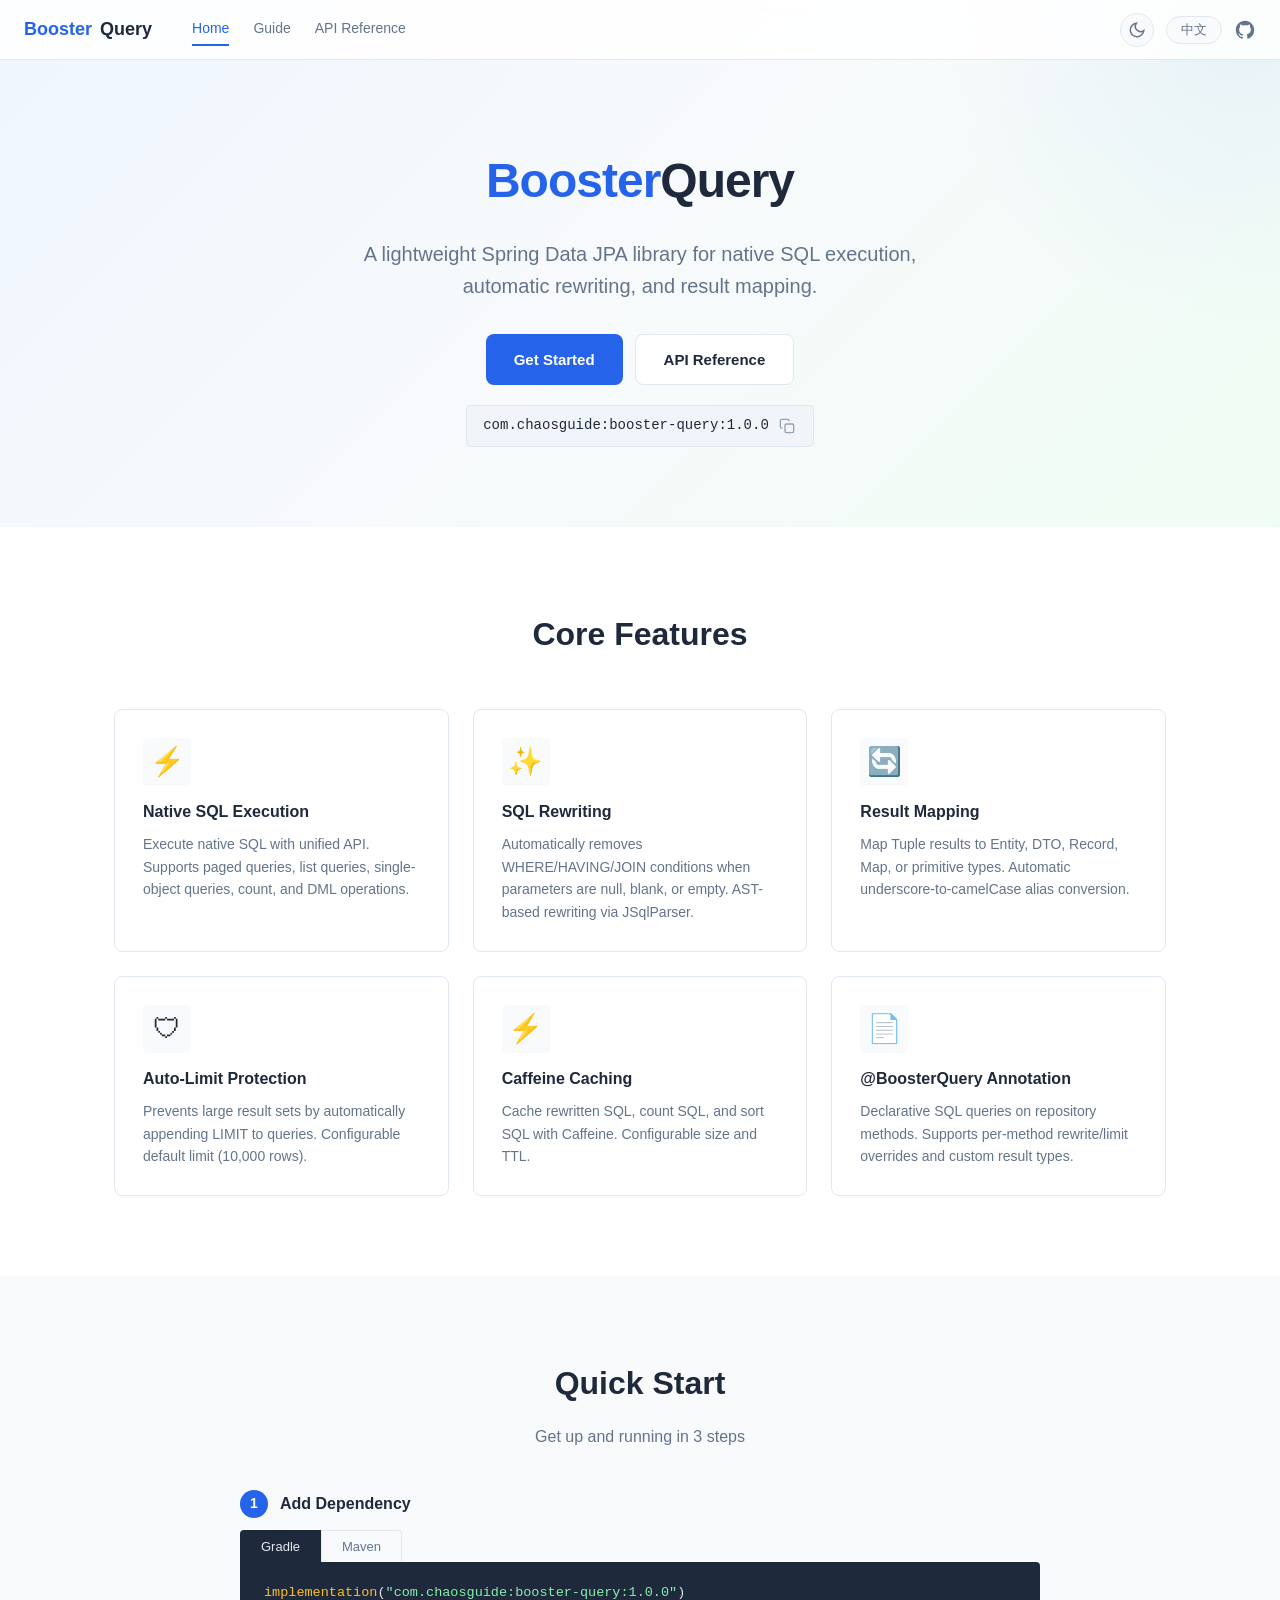
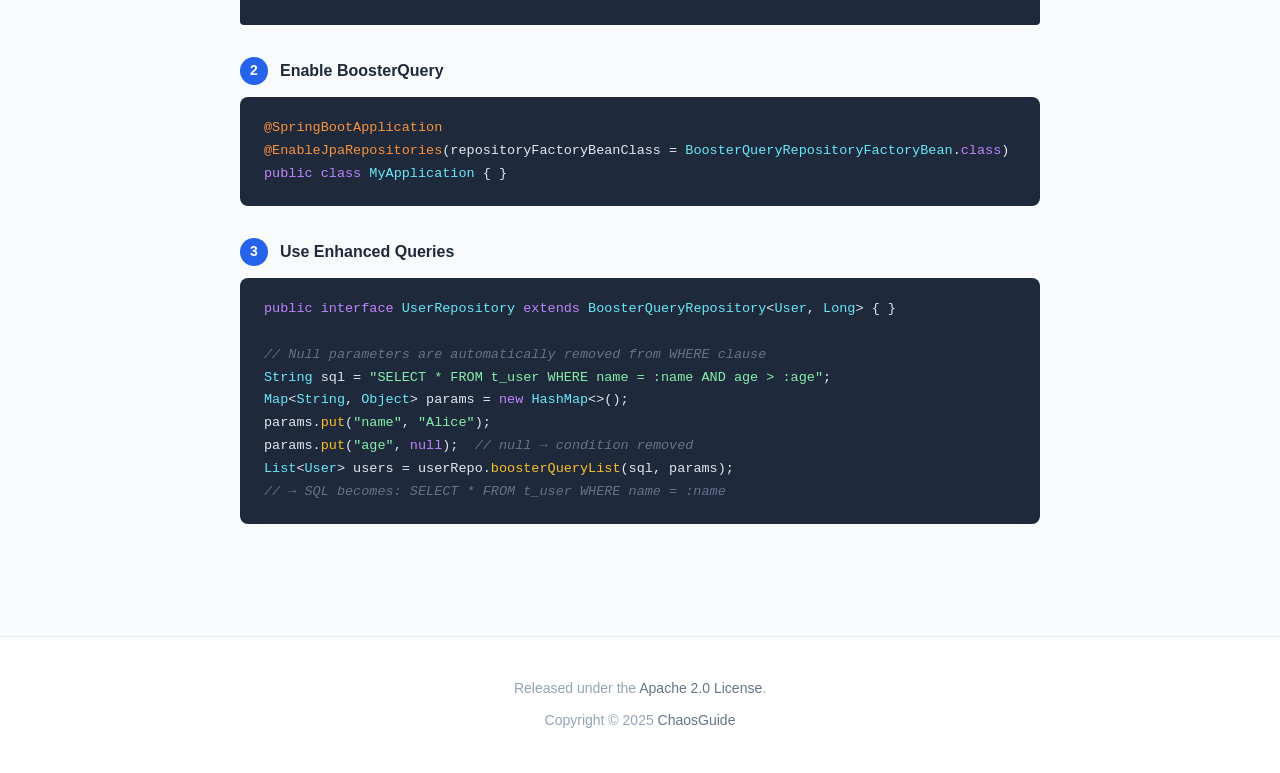
<file: index.html>
<!DOCTYPE html>
<html lang="en" data-lang="en">
<head>
  <meta charset="UTF-8">
  <meta name="viewport" content="width=device-width, initial-scale=1.0">
  <title>BoosterQuery — Spring Data JPA Native SQL Enhancement</title>
  <meta name="description" content="A lightweight Spring Data JPA library for native SQL execution, automatic SQL rewriting, and result mapping.">
  <link rel="stylesheet" href="css/style.css">
</head>
<body>

<!-- Top Navigation -->
<nav class="top-nav">
  <button class="menu-toggle" aria-label="Toggle menu">
    <svg viewBox="0 0 24 24" fill="none" stroke="currentColor" stroke-width="2"><line x1="3" y1="6" x2="21" y2="6"/><line x1="3" y1="12" x2="21" y2="12"/><line x1="3" y1="18" x2="21" y2="18"/></svg>
  </button>
  <a class="nav-brand" href="index.html"><span>Booster</span>Query</a>
  <div class="nav-links">
    <a href="index.html" class="active">
      <span class="en">Home</span><span class="zh">首页</span>
    </a>
    <a href="guide.html">
      <span class="en">Guide</span><span class="zh">指南</span>
    </a>
    <a href="api.html">
      <span class="en">API Reference</span><span class="zh">API 参考</span>
    </a>
  </div>
  <div class="nav-right">
    <button class="theme-toggle" aria-label="Toggle theme">
      <svg class="icon-moon" viewBox="0 0 24 24" fill="none" stroke="currentColor" stroke-width="2"><path d="M21 12.79A9 9 0 1111.21 3a7 7 0 009.79 9.79z"/></svg>
      <svg class="icon-sun" viewBox="0 0 24 24" fill="none" stroke="currentColor" stroke-width="2"><circle cx="12" cy="12" r="5"/><line x1="12" y1="1" x2="12" y2="3"/><line x1="12" y1="21" x2="12" y2="23"/><line x1="4.22" y1="4.22" x2="5.64" y2="5.64"/><line x1="18.36" y1="18.36" x2="19.78" y2="19.78"/><line x1="1" y1="12" x2="3" y2="12"/><line x1="21" y1="12" x2="23" y2="12"/><line x1="4.22" y1="19.78" x2="5.64" y2="18.36"/><line x1="18.36" y1="5.64" x2="19.78" y2="4.22"/></svg>
    </button>
    <button class="lang-toggle">中文</button>
    <a class="github-link" href="https://github.com/axis-iam/BoosterQuery" target="_blank" rel="noopener" aria-label="GitHub">
      <svg viewBox="0 0 24 24" fill="currentColor"><path d="M12 2C6.477 2 2 6.484 2 12.017c0 4.425 2.865 8.18 6.839 9.504.5.092.682-.217.682-.483 0-.237-.008-.868-.013-1.703-2.782.605-3.369-1.343-3.369-1.343-.454-1.158-1.11-1.466-1.11-1.466-.908-.62.069-.608.069-.608 1.003.07 1.531 1.032 1.531 1.032.892 1.53 2.341 1.088 2.91.832.092-.647.35-1.088.636-1.338-2.22-.253-4.555-1.113-4.555-4.951 0-1.093.39-1.988 1.029-2.688-.103-.253-.446-1.272.098-2.65 0 0 .84-.27 2.75 1.026A9.564 9.564 0 0112 6.844c.85.004 1.705.115 2.504.337 1.909-1.296 2.747-1.027 2.747-1.027.546 1.379.202 2.398.1 2.651.64.7 1.028 1.595 1.028 2.688 0 3.848-2.339 4.695-4.566 4.943.359.309.678.92.678 1.855 0 1.338-.012 2.419-.012 2.747 0 .268.18.58.688.482A10.019 10.019 0 0022 12.017C22 6.484 17.522 2 12 2z"/></svg>
    </a>
  </div>
</nav>

<!-- Hero Section -->
<section class="hero">
  <h1><span class="accent">Booster</span>Query</h1>
  <p class="tagline">
    <span class="en">A lightweight Spring Data JPA library for native SQL execution, automatic rewriting, and result mapping.</span>
    <span class="zh">轻量级 Spring Data JPA 原生 SQL 增强库，提供智能改写与自动结果映射。</span>
  </p>
  <div class="hero-actions">
    <a class="btn btn-primary" href="guide.html">
      <span class="en">Get Started</span><span class="zh">快速开始</span>
    </a>
    <a class="btn btn-outline" href="api.html">
      <span class="en">API Reference</span><span class="zh">API 参考</span>
    </a>
  </div>
  <div class="maven-coord">
    <span>com.chaosguide:booster-query:1.0.0</span>
    <button class="copy-btn" data-copy="com.chaosguide:booster-query:1.0.0" aria-label="Copy">
      <svg viewBox="0 0 24 24" fill="none" stroke="currentColor" stroke-width="2"><rect x="9" y="9" width="13" height="13" rx="2"/><path d="M5 15H4a2 2 0 01-2-2V4a2 2 0 012-2h9a2 2 0 012 2v1"/></svg>
    </button>
  </div>
</section>

<!-- Features -->
<section class="features">
  <h2>
    <span class="en">Core Features</span><span class="zh">核心特性</span>
  </h2>
  <div class="feature-grid">
    <div class="feature-card">
      <div class="feature-icon">&#9889;</div>
      <h3>Native SQL Execution</h3>
      <p>
        <span class="en">Execute native SQL with unified API. Supports paged queries, list queries, single-object queries, count, and DML operations.</span>
        <span class="zh">统一 API 执行原生 SQL，支持分页查询、列表查询、单条查询、计数和 DML 操作。</span>
      </p>
    </div>
    <div class="feature-card">
      <div class="feature-icon">&#10024;</div>
      <h3>SQL Rewriting</h3>
      <p>
        <span class="en">Automatically removes WHERE/HAVING/JOIN conditions when parameters are null, blank, or empty. AST-based rewriting via JSqlParser.</span>
        <span class="zh">参数为 null、空白或空集合时自动移除 WHERE/HAVING/JOIN 条件，基于 JSqlParser AST 改写。</span>
      </p>
    </div>
    <div class="feature-card">
      <div class="feature-icon">&#128260;</div>
      <h3>Result Mapping</h3>
      <p>
        <span class="en">Map Tuple results to Entity, DTO, Record, Map, or primitive types. Automatic underscore-to-camelCase alias conversion.</span>
        <span class="zh">将 Tuple 结果映射为 Entity、DTO、Record、Map 或基础类型，自动下划线转驼峰。</span>
      </p>
    </div>
    <div class="feature-card">
      <div class="feature-icon">&#128737;</div>
      <h3>Auto-Limit Protection</h3>
      <p>
        <span class="en">Prevents large result sets by automatically appending LIMIT to queries. Configurable default limit (10,000 rows).</span>
        <span class="zh">自动为查询追加 LIMIT 防止大结果集，默认限制 10,000 行，可配置。</span>
      </p>
    </div>
    <div class="feature-card">
      <div class="feature-icon">&#9889;</div>
      <h3>Caffeine Caching</h3>
      <p>
        <span class="en">Cache rewritten SQL, count SQL, and sort SQL with Caffeine. Configurable size and TTL.</span>
        <span class="zh">使用 Caffeine 缓存改写后的 SQL、计数 SQL 和排序 SQL，可配置大小和过期时间。</span>
      </p>
    </div>
    <div class="feature-card">
      <div class="feature-icon">&#128196;</div>
      <h3>@BoosterQuery Annotation</h3>
      <p>
        <span class="en">Declarative SQL queries on repository methods. Supports per-method rewrite/limit overrides and custom result types.</span>
        <span class="zh">在 Repository 方法上声明式定义 SQL 查询，支持逐方法覆盖改写/限制配置和自定义返回类型。</span>
      </p>
    </div>
  </div>
</section>
<!-- Quick Start -->
<section class="quickstart">
  <div class="quickstart-inner">
    <h2>
      <span class="en">Quick Start</span><span class="zh">快速开始</span>
    </h2>
    <p class="subtitle">
      <span class="en">Get up and running in 3 steps</span>
      <span class="zh">3 步快速上手</span>
    </p>

    <!-- Step 1 -->
    <div class="step">
      <div class="step-header">
        <span class="step-num">1</span>
        <h3><span class="en">Add Dependency</span><span class="zh">添加依赖</span></h3>
      </div>
      <div class="tab-group">
        <button class="tab-btn active" data-tab="gradle">Gradle</button>
        <button class="tab-btn" data-tab="maven">Maven</button>
      </div>
      <div class="tab-content active" data-tab="gradle">
<pre><span class="fn">implementation</span>(<span class="str">"com.chaosguide:booster-query:1.0.0"</span>)</pre>
      </div>
      <div class="tab-content" data-tab="maven">
<pre><span class="kw">&lt;dependency&gt;</span>
    <span class="kw">&lt;groupId&gt;</span><span class="str">com.chaosguide</span><span class="kw">&lt;/groupId&gt;</span>
    <span class="kw">&lt;artifactId&gt;</span><span class="str">booster-query</span><span class="kw">&lt;/artifactId&gt;</span>
    <span class="kw">&lt;version&gt;</span><span class="str">1.0.0</span><span class="kw">&lt;/version&gt;</span>
<span class="kw">&lt;/dependency&gt;</span></pre>
      </div>
    </div>

    <!-- Step 2 -->
    <div class="step">
      <div class="step-header">
        <span class="step-num">2</span>
        <h3><span class="en">Enable BoosterQuery</span><span class="zh">启用 BoosterQuery</span></h3>
      </div>
<pre><span class="an">@SpringBootApplication</span>
<span class="an">@EnableJpaRepositories</span>(repositoryFactoryBeanClass = <span class="ty">BoosterQueryRepositoryFactoryBean</span>.<span class="kw">class</span>)
<span class="kw">public class</span> <span class="ty">MyApplication</span> { }</pre>
    </div>

    <!-- Step 3 -->
    <div class="step">
      <div class="step-header">
        <span class="step-num">3</span>
        <h3><span class="en">Use Enhanced Queries</span><span class="zh">使用增强查询</span></h3>
      </div>
<pre><span class="kw">public interface</span> <span class="ty">UserRepository</span> <span class="kw">extends</span> <span class="ty">BoosterQueryRepository</span>&lt;<span class="ty">User</span>, <span class="ty">Long</span>&gt; { }

<span class="cm">// Null parameters are automatically removed from WHERE clause</span>
<span class="ty">String</span> sql = <span class="str">"SELECT * FROM t_user WHERE name = :name AND age > :age"</span>;
<span class="ty">Map</span>&lt;<span class="ty">String</span>, <span class="ty">Object</span>&gt; params = <span class="kw">new</span> <span class="ty">HashMap</span>&lt;&gt;();
params.<span class="fn">put</span>(<span class="str">"name"</span>, <span class="str">"Alice"</span>);
params.<span class="fn">put</span>(<span class="str">"age"</span>, <span class="kw">null</span>);  <span class="cm">// null → condition removed</span>
<span class="ty">List</span>&lt;<span class="ty">User</span>&gt; users = userRepo.<span class="fn">boosterQueryList</span>(sql, params);
<span class="cm">// → SQL becomes: SELECT * FROM t_user WHERE name = :name</span></pre>
    </div>
  </div>
</section>

<!-- Footer -->
<footer class="footer">
  <p>Released under the <a href="https://opensource.org/licenses/Apache-2.0">Apache 2.0 License</a>.</p>
  <p style="margin-top:8px">Copyright &copy; 2025 <a href="https://github.com/chaosguide">ChaosGuide</a></p>
</footer>

<script src="js/main.js"></script>
</body>
</html>
</file>
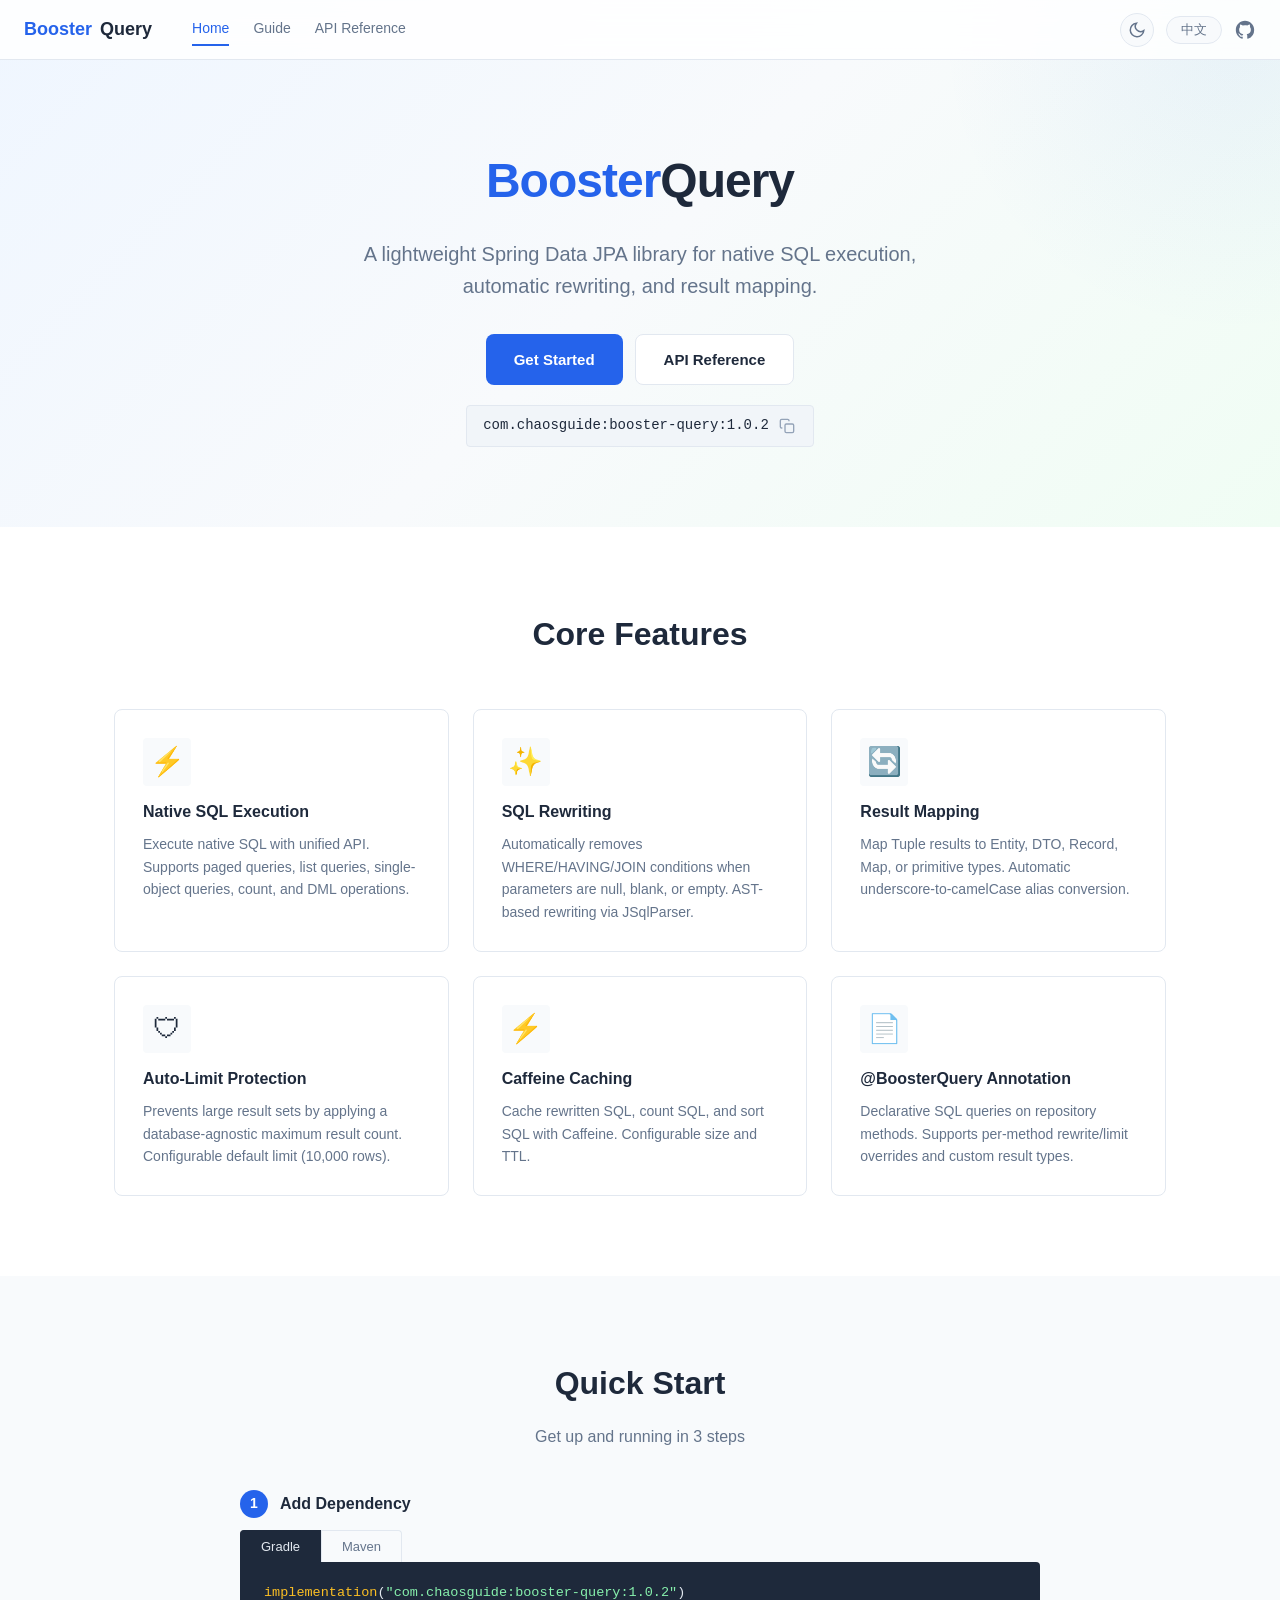
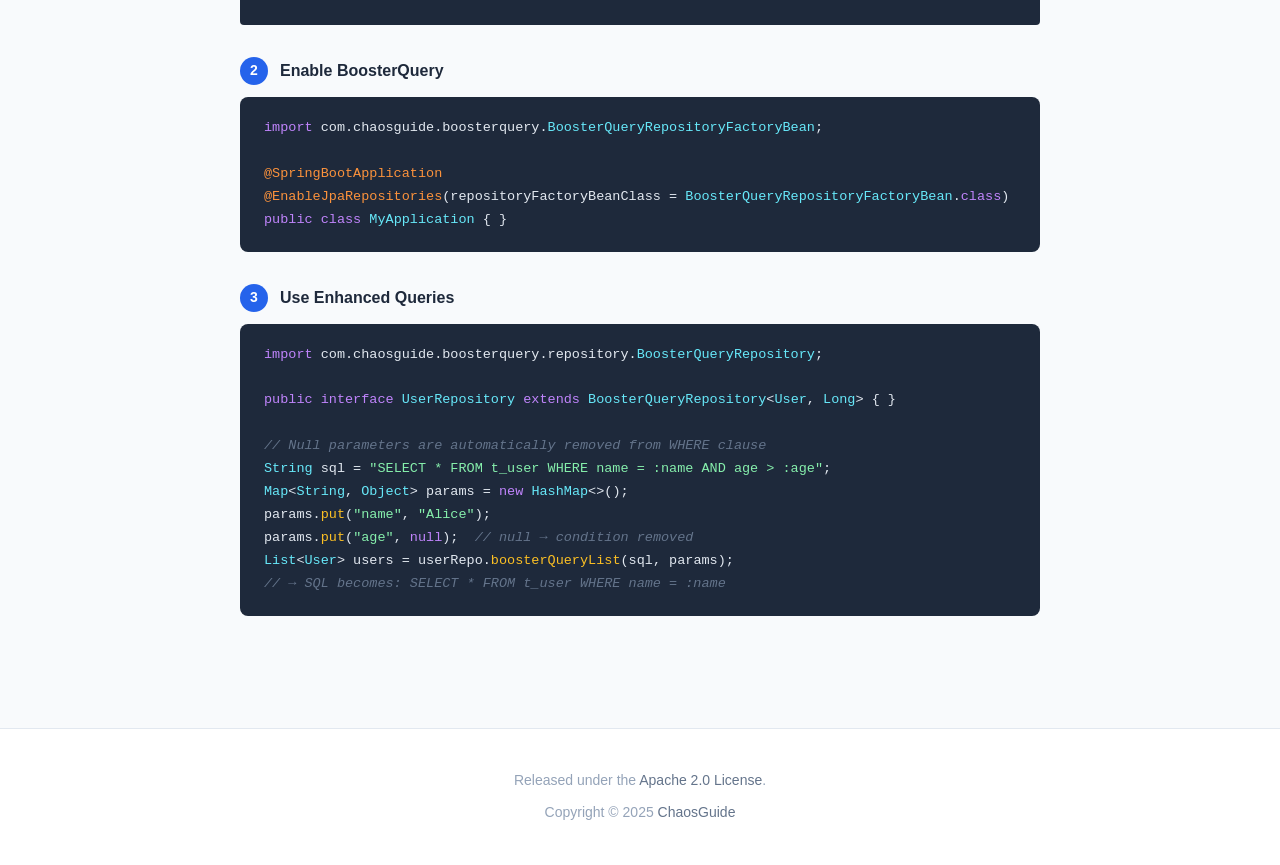
<file: docs/index.html>
<!DOCTYPE html>
<html lang="en" data-lang="en">
<head>
  <meta charset="UTF-8">
  <meta name="viewport" content="width=device-width, initial-scale=1.0">
  <title>BoosterQuery — Spring Data JPA Native SQL Enhancement</title>
  <meta name="description" content="A lightweight Spring Data JPA library for native SQL execution, automatic SQL rewriting, and result mapping.">
  <link rel="stylesheet" href="css/style.css">
</head>
<body>

<!-- Top Navigation -->
<nav class="top-nav">
  <button class="menu-toggle" aria-label="Toggle menu">
    <svg viewBox="0 0 24 24" fill="none" stroke="currentColor" stroke-width="2"><line x1="3" y1="6" x2="21" y2="6"/><line x1="3" y1="12" x2="21" y2="12"/><line x1="3" y1="18" x2="21" y2="18"/></svg>
  </button>
  <a class="nav-brand" href="index.html"><span>Booster</span>Query</a>
  <div class="nav-links">
    <a href="index.html" class="active">
      <span class="en">Home</span><span class="zh">首页</span>
    </a>
    <a href="guide.html">
      <span class="en">Guide</span><span class="zh">指南</span>
    </a>
    <a href="api.html">
      <span class="en">API Reference</span><span class="zh">API 参考</span>
    </a>
  </div>
  <div class="nav-right">
    <button class="theme-toggle" aria-label="Toggle theme">
      <svg class="icon-moon" viewBox="0 0 24 24" fill="none" stroke="currentColor" stroke-width="2"><path d="M21 12.79A9 9 0 1111.21 3a7 7 0 009.79 9.79z"/></svg>
      <svg class="icon-sun" viewBox="0 0 24 24" fill="none" stroke="currentColor" stroke-width="2"><circle cx="12" cy="12" r="5"/><line x1="12" y1="1" x2="12" y2="3"/><line x1="12" y1="21" x2="12" y2="23"/><line x1="4.22" y1="4.22" x2="5.64" y2="5.64"/><line x1="18.36" y1="18.36" x2="19.78" y2="19.78"/><line x1="1" y1="12" x2="3" y2="12"/><line x1="21" y1="12" x2="23" y2="12"/><line x1="4.22" y1="19.78" x2="5.64" y2="18.36"/><line x1="18.36" y1="5.64" x2="19.78" y2="4.22"/></svg>
    </button>
    <button class="lang-toggle">中文</button>
    <a class="github-link" href="https://github.com/axis-iam/booster-query" target="_blank" rel="noopener" aria-label="GitHub">
      <svg viewBox="0 0 24 24" fill="currentColor"><path d="M12 2C6.477 2 2 6.484 2 12.017c0 4.425 2.865 8.18 6.839 9.504.5.092.682-.217.682-.483 0-.237-.008-.868-.013-1.703-2.782.605-3.369-1.343-3.369-1.343-.454-1.158-1.11-1.466-1.11-1.466-.908-.62.069-.608.069-.608 1.003.07 1.531 1.032 1.531 1.032.892 1.53 2.341 1.088 2.91.832.092-.647.35-1.088.636-1.338-2.22-.253-4.555-1.113-4.555-4.951 0-1.093.39-1.988 1.029-2.688-.103-.253-.446-1.272.098-2.65 0 0 .84-.27 2.75 1.026A9.564 9.564 0 0112 6.844c.85.004 1.705.115 2.504.337 1.909-1.296 2.747-1.027 2.747-1.027.546 1.379.202 2.398.1 2.651.64.7 1.028 1.595 1.028 2.688 0 3.848-2.339 4.695-4.566 4.943.359.309.678.92.678 1.855 0 1.338-.012 2.419-.012 2.747 0 .268.18.58.688.482A10.019 10.019 0 0022 12.017C22 6.484 17.522 2 12 2z"/></svg>
    </a>
  </div>
</nav>

<!-- Hero Section -->
<section class="hero">
  <h1><span class="accent">Booster</span>Query</h1>
  <p class="tagline">
    <span class="en">A lightweight Spring Data JPA library for native SQL execution, automatic rewriting, and result mapping.</span>
    <span class="zh">轻量级 Spring Data JPA 原生 SQL 增强库，提供智能改写与自动结果映射。</span>
  </p>
  <div class="hero-actions">
    <a class="btn btn-primary" href="guide.html">
      <span class="en">Get Started</span><span class="zh">快速开始</span>
    </a>
    <a class="btn btn-outline" href="api.html">
      <span class="en">API Reference</span><span class="zh">API 参考</span>
    </a>
  </div>
  <div class="maven-coord">
    <span>com.chaosguide:booster-query:1.0.2</span>
    <button class="copy-btn" data-copy="com.chaosguide:booster-query:1.0.2" aria-label="Copy">
      <svg viewBox="0 0 24 24" fill="none" stroke="currentColor" stroke-width="2"><rect x="9" y="9" width="13" height="13" rx="2"/><path d="M5 15H4a2 2 0 01-2-2V4a2 2 0 012-2h9a2 2 0 012 2v1"/></svg>
    </button>
  </div>
</section>

<!-- Features -->
<section class="features">
  <h2>
    <span class="en">Core Features</span><span class="zh">核心特性</span>
  </h2>
  <div class="feature-grid">
    <div class="feature-card">
      <div class="feature-icon">&#9889;</div>
      <h3>Native SQL Execution</h3>
      <p>
        <span class="en">Execute native SQL with unified API. Supports paged queries, list queries, single-object queries, count, and DML operations.</span>
        <span class="zh">统一 API 执行原生 SQL，支持分页查询、列表查询、单条查询、计数和 DML 操作。</span>
      </p>
    </div>
    <div class="feature-card">
      <div class="feature-icon">&#10024;</div>
      <h3>SQL Rewriting</h3>
      <p>
        <span class="en">Automatically removes WHERE/HAVING/JOIN conditions when parameters are null, blank, or empty. AST-based rewriting via JSqlParser.</span>
        <span class="zh">参数为 null、空白或空集合时自动移除 WHERE/HAVING/JOIN 条件，基于 JSqlParser AST 改写。</span>
      </p>
    </div>
    <div class="feature-card">
      <div class="feature-icon">&#128260;</div>
      <h3>Result Mapping</h3>
      <p>
        <span class="en">Map Tuple results to Entity, DTO, Record, Map, or primitive types. Automatic underscore-to-camelCase alias conversion.</span>
        <span class="zh">将 Tuple 结果映射为 Entity、DTO、Record、Map 或基础类型，自动下划线转驼峰。</span>
      </p>
    </div>
    <div class="feature-card">
      <div class="feature-icon">&#128737;</div>
      <h3>Auto-Limit Protection</h3>
      <p>
        <span class="en">Prevents large result sets by applying a database-agnostic maximum result count. Configurable default limit (10,000 rows).</span>
        <span class="zh">通过数据库无关的最大结果数限制防止大结果集，默认限制 10,000 行，可配置。</span>
      </p>
    </div>
    <div class="feature-card">
      <div class="feature-icon">&#9889;</div>
      <h3>Caffeine Caching</h3>
      <p>
        <span class="en">Cache rewritten SQL, count SQL, and sort SQL with Caffeine. Configurable size and TTL.</span>
        <span class="zh">使用 Caffeine 缓存改写后的 SQL、计数 SQL 和排序 SQL，可配置大小和过期时间。</span>
      </p>
    </div>
    <div class="feature-card">
      <div class="feature-icon">&#128196;</div>
      <h3>@BoosterQuery Annotation</h3>
      <p>
        <span class="en">Declarative SQL queries on repository methods. Supports per-method rewrite/limit overrides and custom result types.</span>
        <span class="zh">在 Repository 方法上声明式定义 SQL 查询，支持逐方法覆盖改写/限制配置和自定义返回类型。</span>
      </p>
    </div>
  </div>
</section>
<!-- Quick Start -->
<section class="quickstart">
  <div class="quickstart-inner">
    <h2>
      <span class="en">Quick Start</span><span class="zh">快速开始</span>
    </h2>
    <p class="subtitle">
      <span class="en">Get up and running in 3 steps</span>
      <span class="zh">3 步快速上手</span>
    </p>

    <!-- Step 1 -->
    <div class="step">
      <div class="step-header">
        <span class="step-num">1</span>
        <h3><span class="en">Add Dependency</span><span class="zh">添加依赖</span></h3>
      </div>
      <div class="tab-group">
        <button class="tab-btn active" data-tab="gradle">Gradle</button>
        <button class="tab-btn" data-tab="maven">Maven</button>
      </div>
      <div class="tab-content active" data-tab="gradle">
<pre><span class="fn">implementation</span>(<span class="str">"com.chaosguide:booster-query:1.0.2"</span>)</pre>
      </div>
      <div class="tab-content" data-tab="maven">
<pre><span class="kw">&lt;dependency&gt;</span>
    <span class="kw">&lt;groupId&gt;</span><span class="str">com.chaosguide</span><span class="kw">&lt;/groupId&gt;</span>
    <span class="kw">&lt;artifactId&gt;</span><span class="str">booster-query</span><span class="kw">&lt;/artifactId&gt;</span>
    <span class="kw">&lt;version&gt;</span><span class="str">1.0.2</span><span class="kw">&lt;/version&gt;</span>
<span class="kw">&lt;/dependency&gt;</span></pre>
      </div>
    </div>

    <!-- Step 2 -->
    <div class="step">
      <div class="step-header">
        <span class="step-num">2</span>
        <h3><span class="en">Enable BoosterQuery</span><span class="zh">启用 BoosterQuery</span></h3>
      </div>
<pre><span class="kw">import</span> com.chaosguide.boosterquery.<span class="ty">BoosterQueryRepositoryFactoryBean</span>;

<span class="an">@SpringBootApplication</span>
<span class="an">@EnableJpaRepositories</span>(repositoryFactoryBeanClass = <span class="ty">BoosterQueryRepositoryFactoryBean</span>.<span class="kw">class</span>)
<span class="kw">public class</span> <span class="ty">MyApplication</span> { }</pre>
    </div>

    <!-- Step 3 -->
    <div class="step">
      <div class="step-header">
        <span class="step-num">3</span>
        <h3><span class="en">Use Enhanced Queries</span><span class="zh">使用增强查询</span></h3>
      </div>
<pre><span class="kw">import</span> com.chaosguide.boosterquery.repository.<span class="ty">BoosterQueryRepository</span>;

<span class="kw">public interface</span> <span class="ty">UserRepository</span> <span class="kw">extends</span> <span class="ty">BoosterQueryRepository</span>&lt;<span class="ty">User</span>, <span class="ty">Long</span>&gt; { }

<span class="cm">// Null parameters are automatically removed from WHERE clause</span>
<span class="ty">String</span> sql = <span class="str">"SELECT * FROM t_user WHERE name = :name AND age > :age"</span>;
<span class="ty">Map</span>&lt;<span class="ty">String</span>, <span class="ty">Object</span>&gt; params = <span class="kw">new</span> <span class="ty">HashMap</span>&lt;&gt;();
params.<span class="fn">put</span>(<span class="str">"name"</span>, <span class="str">"Alice"</span>);
params.<span class="fn">put</span>(<span class="str">"age"</span>, <span class="kw">null</span>);  <span class="cm">// null → condition removed</span>
<span class="ty">List</span>&lt;<span class="ty">User</span>&gt; users = userRepo.<span class="fn">boosterQueryList</span>(sql, params);
<span class="cm">// → SQL becomes: SELECT * FROM t_user WHERE name = :name</span></pre>
    </div>
  </div>
</section>

<!-- Footer -->
<footer class="footer">
  <p>Released under the <a href="https://opensource.org/licenses/Apache-2.0">Apache 2.0 License</a>.</p>
  <p style="margin-top:8px">Copyright &copy; 2025 <a href="https://github.com/chaosguide">ChaosGuide</a></p>
</footer>

<script src="js/main.js"></script>
</body>
</html>
</file>
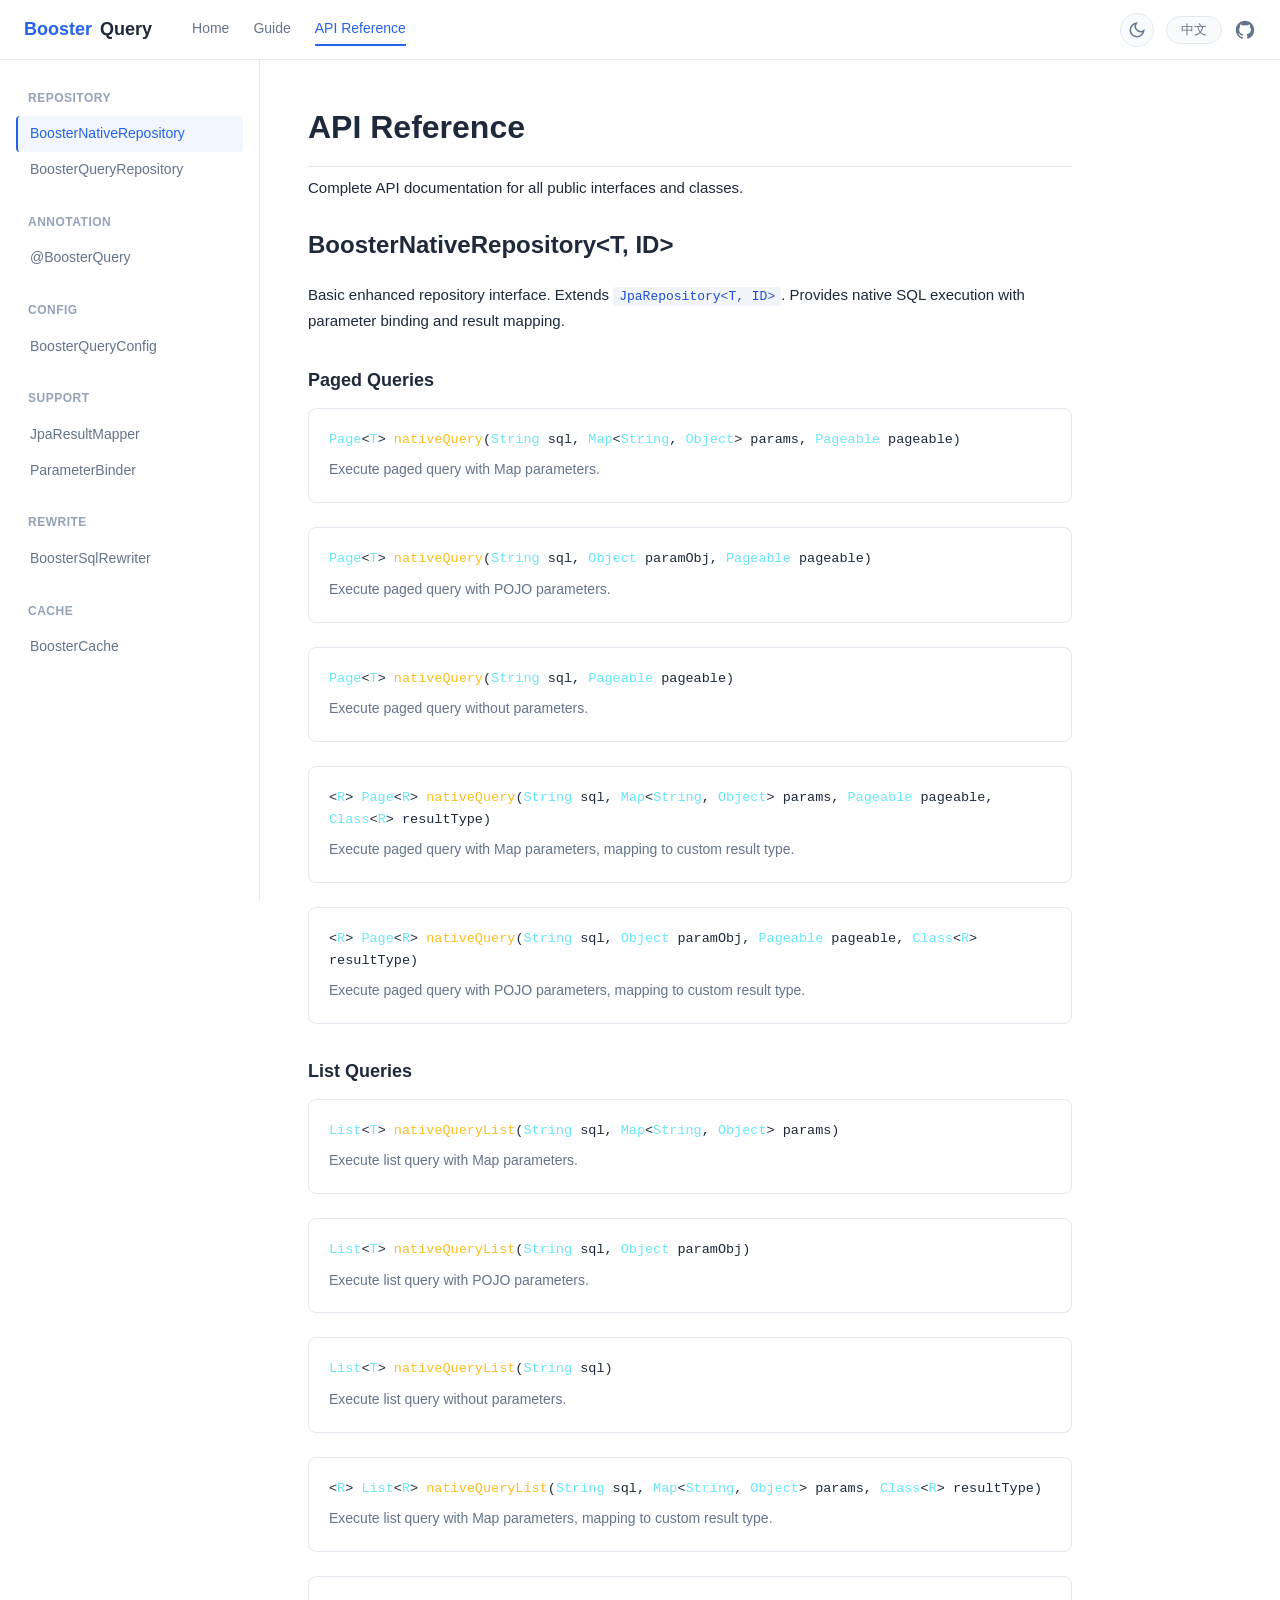
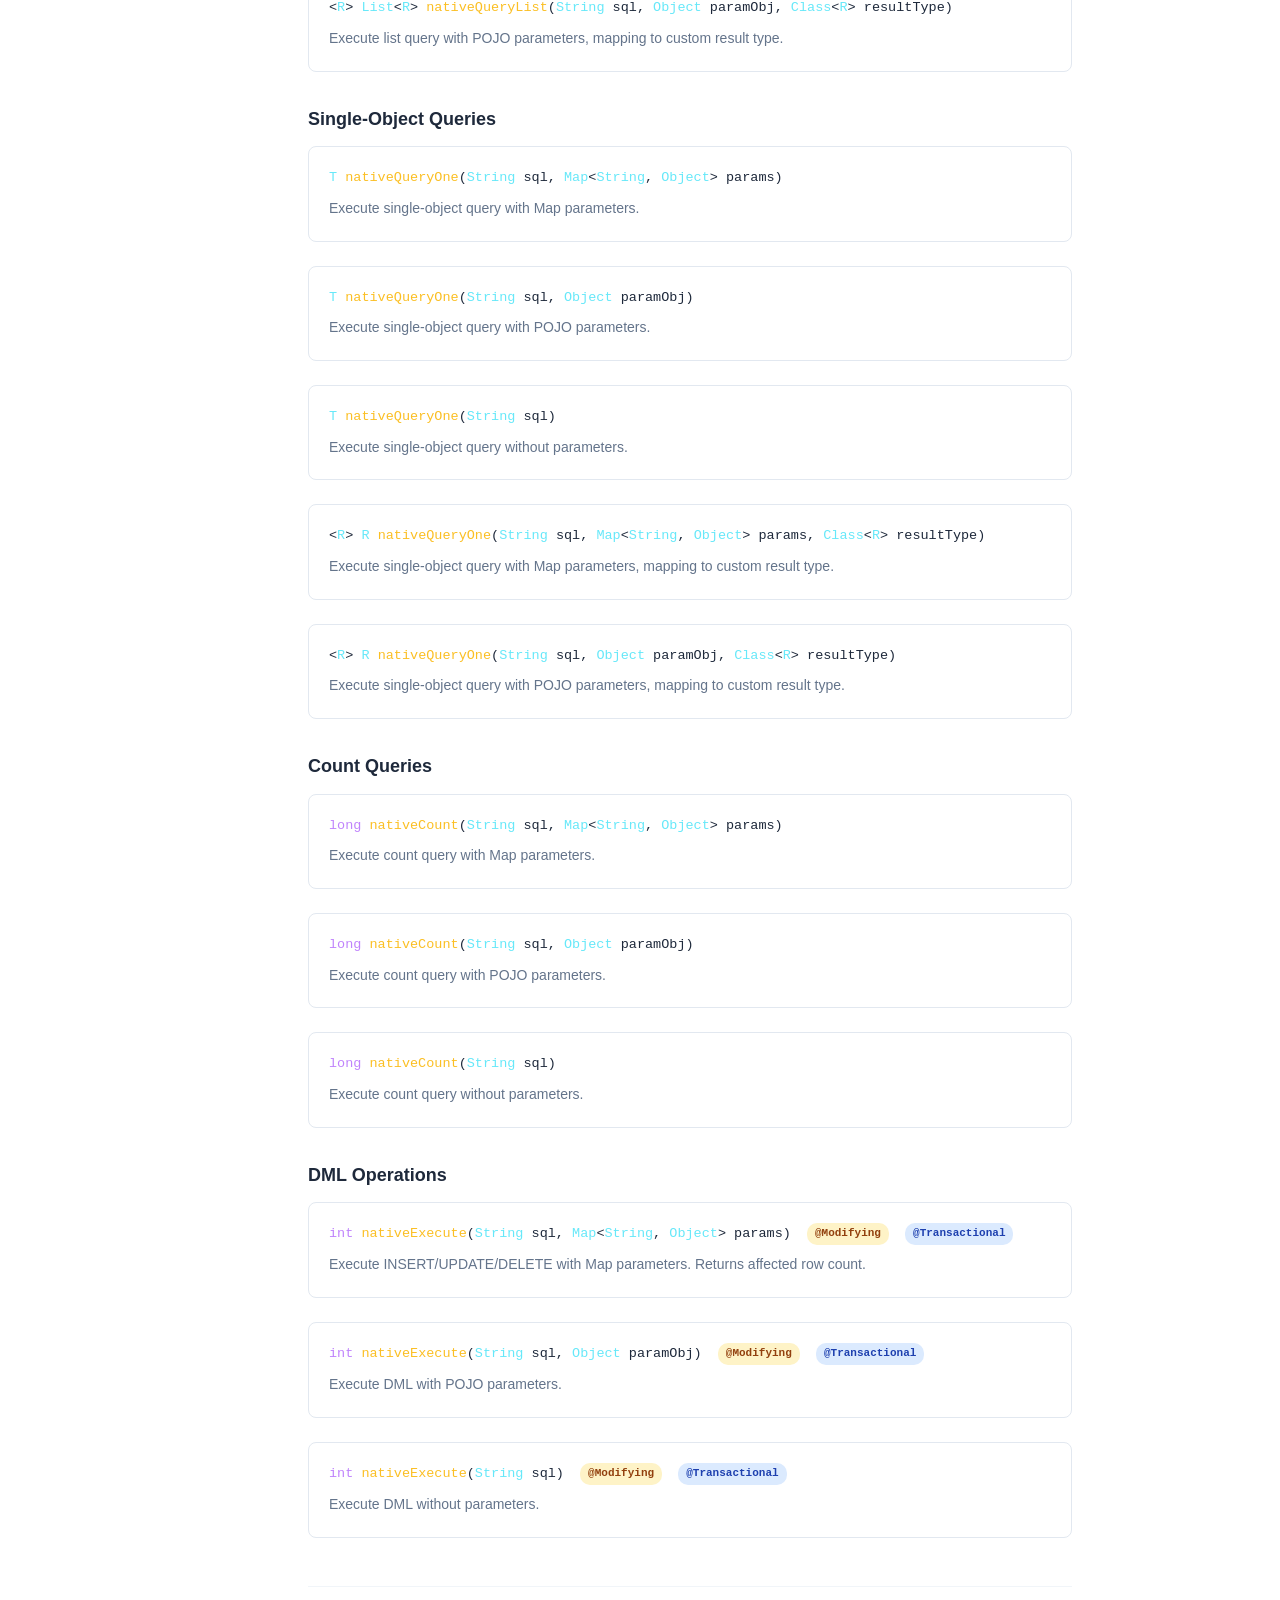
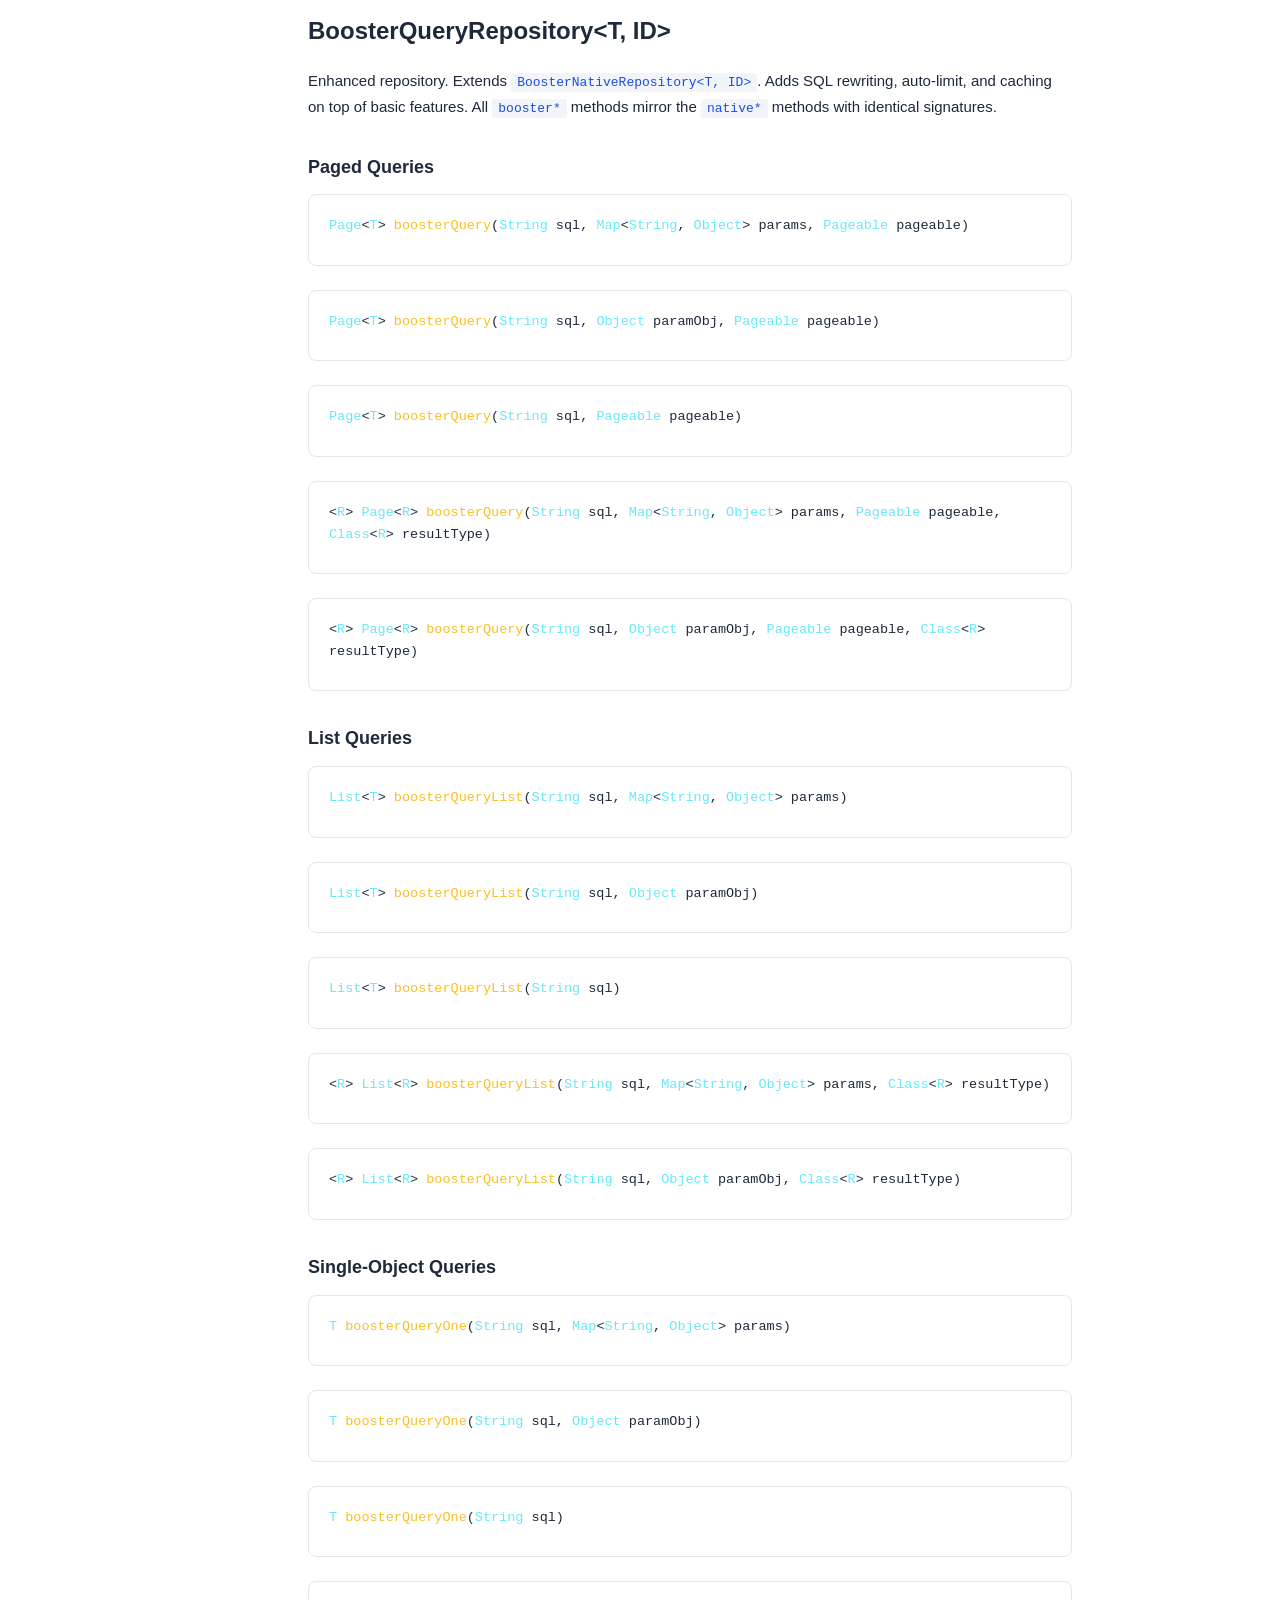
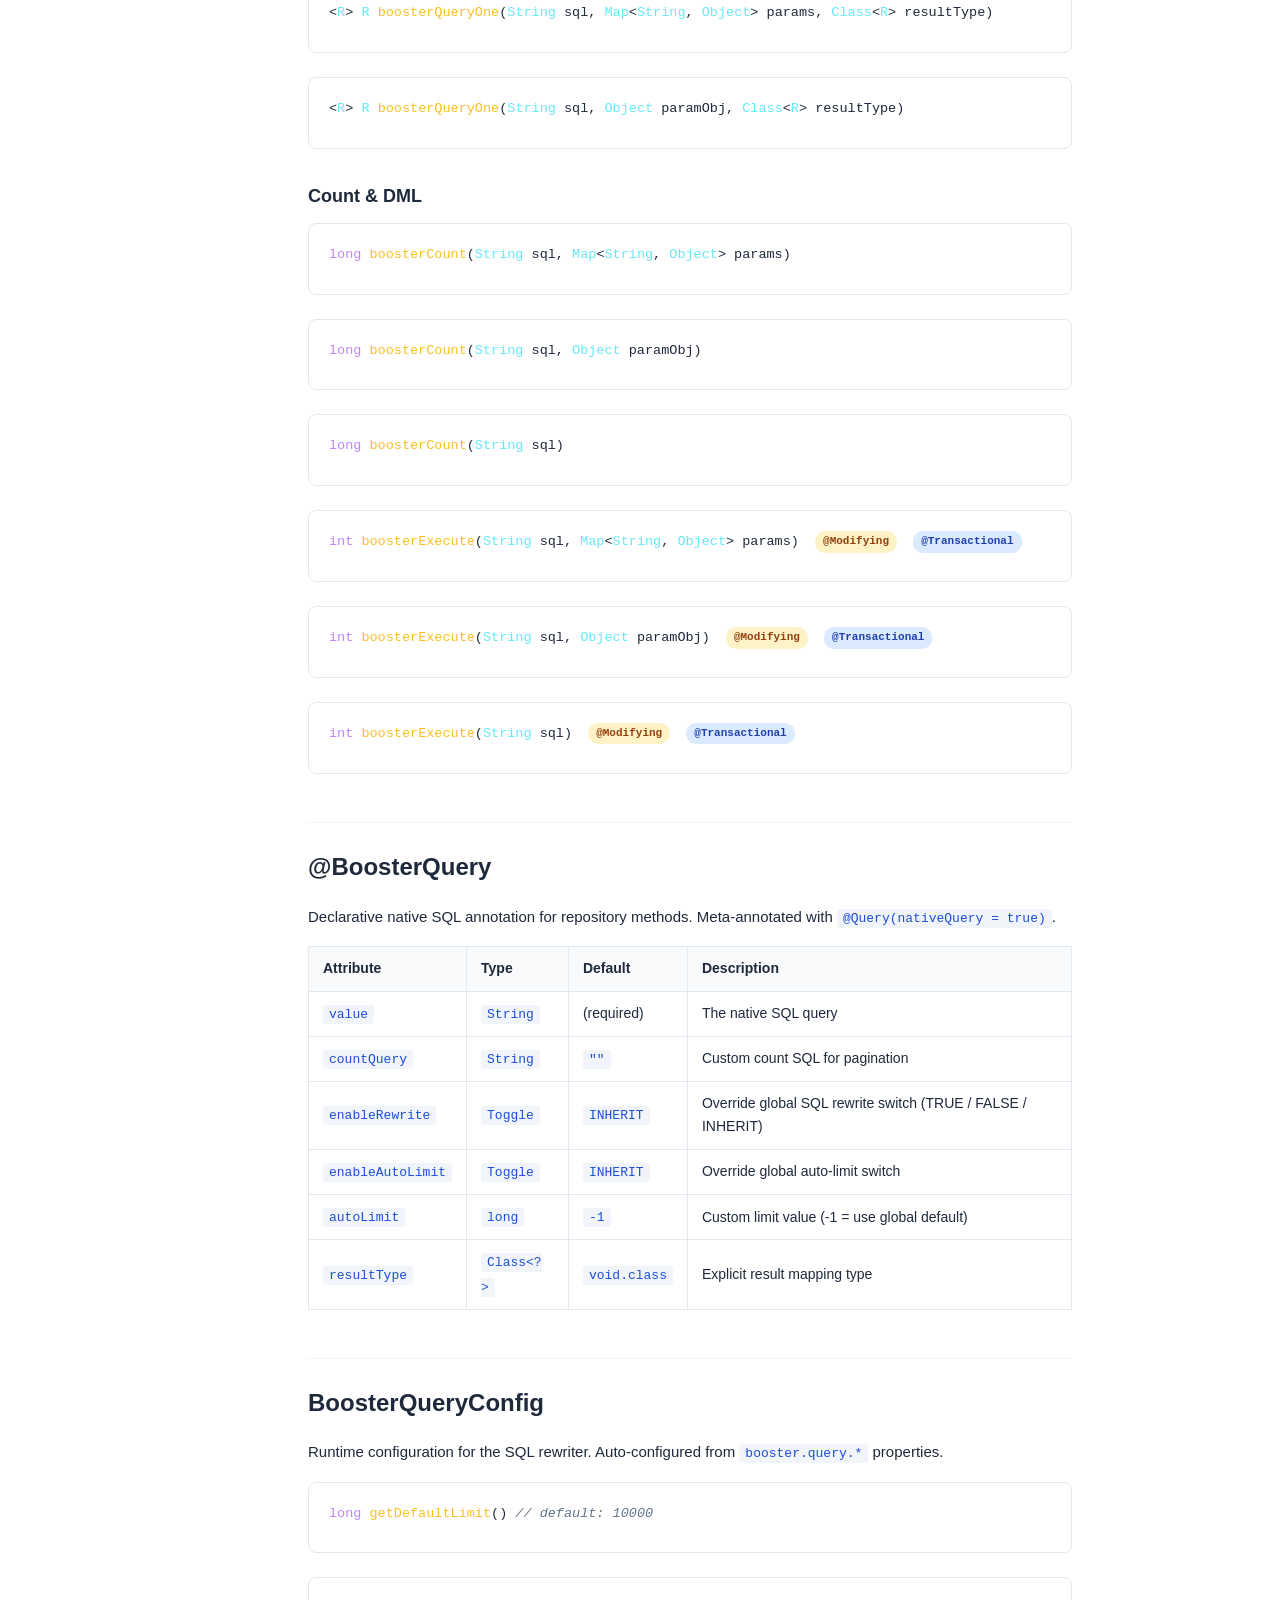
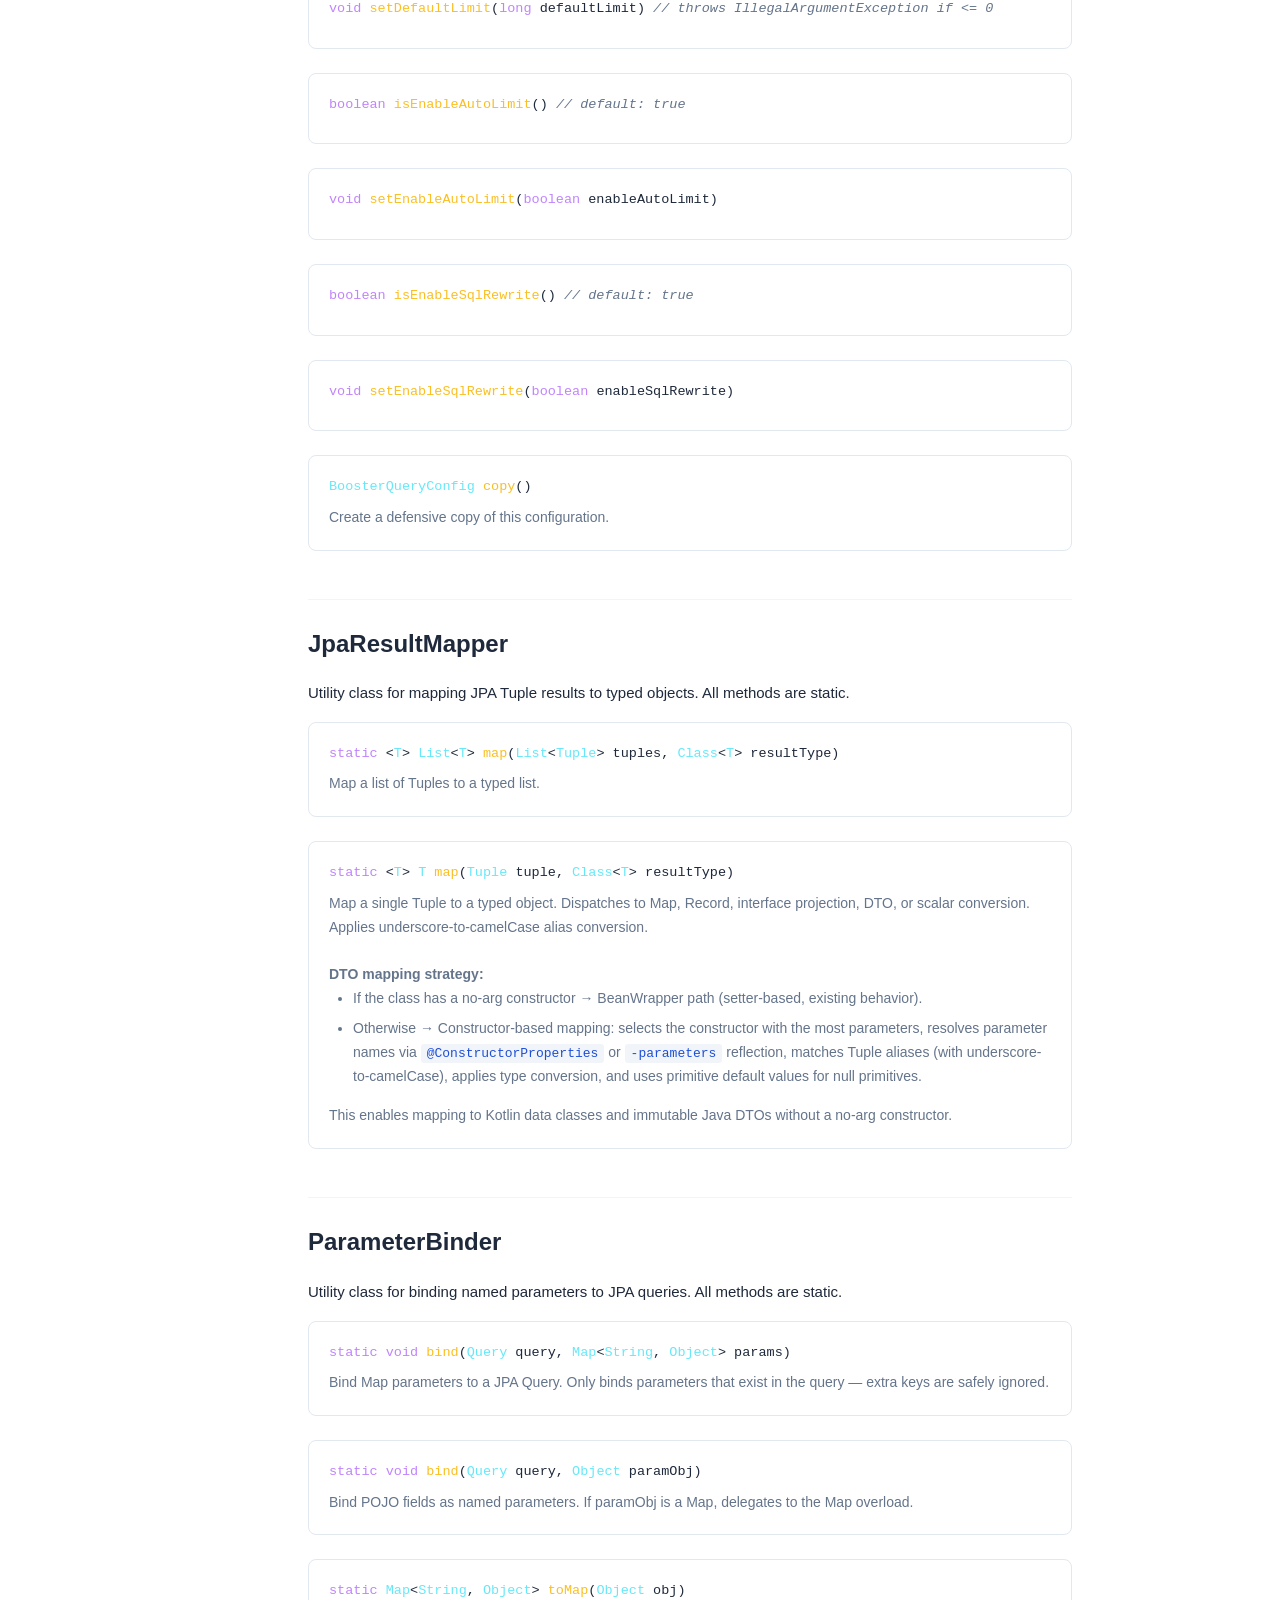
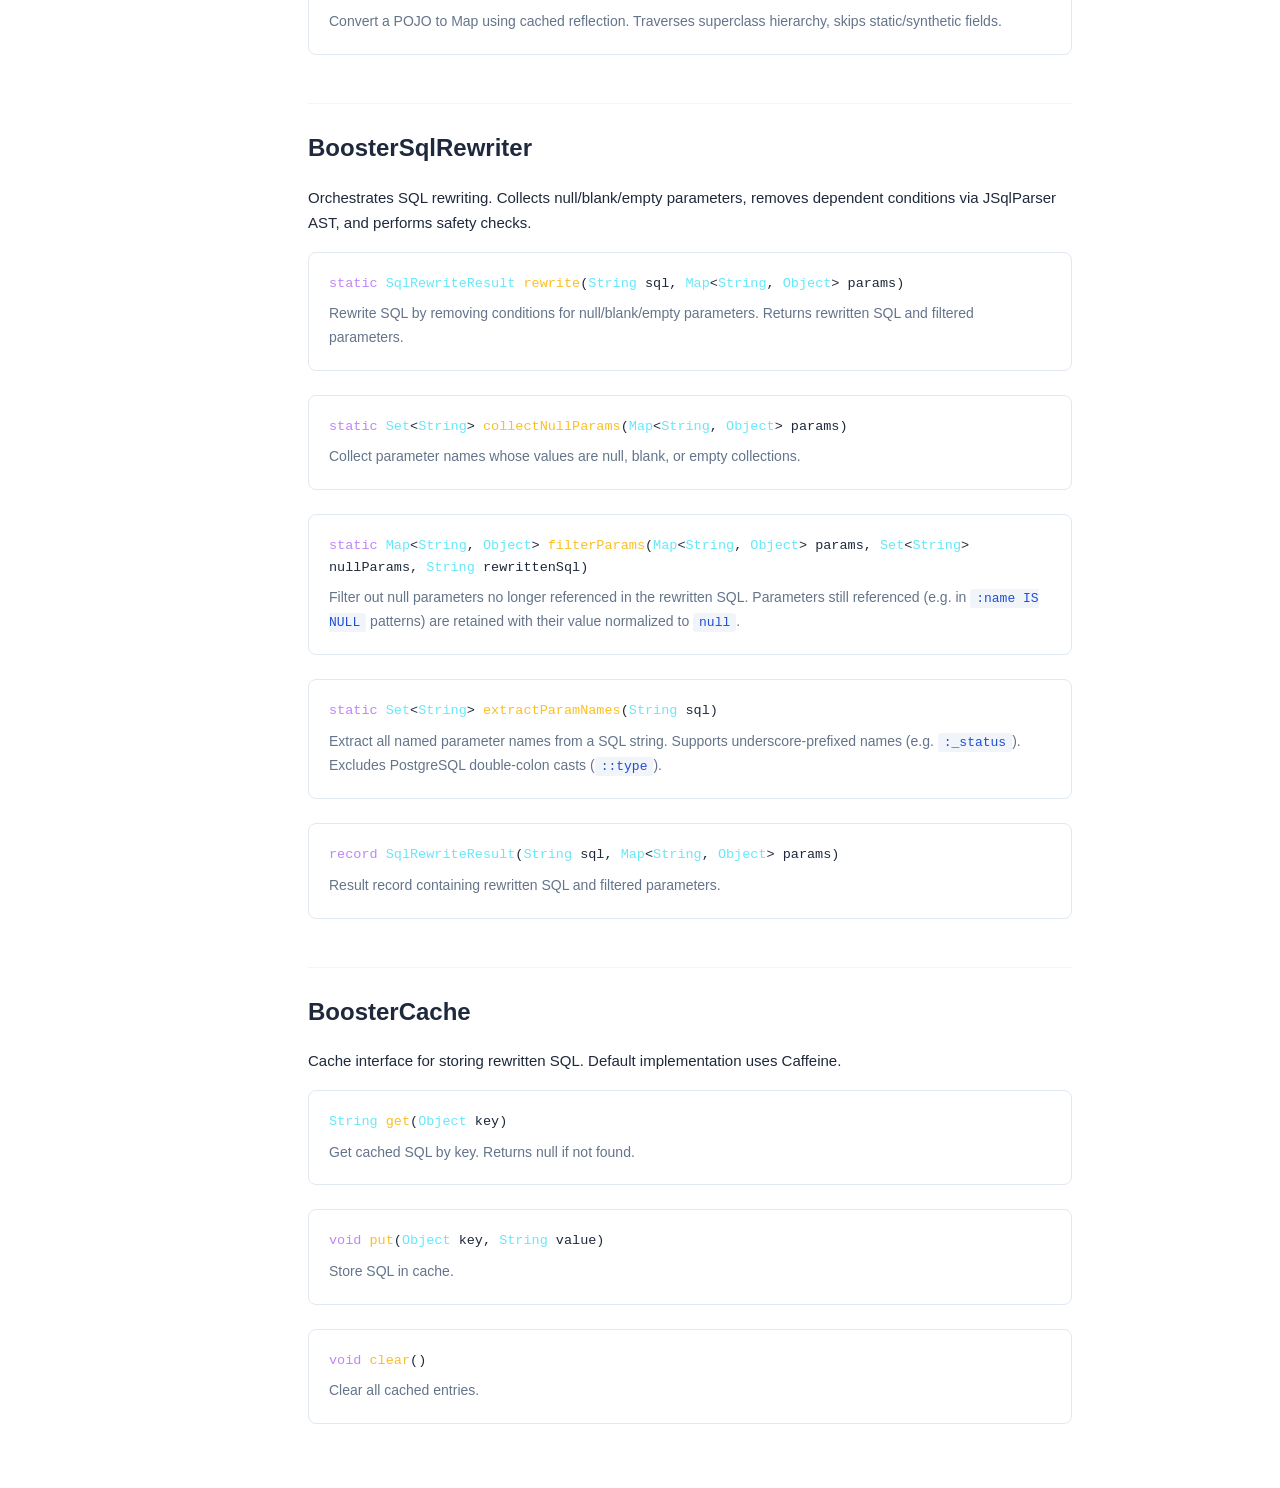
<file: api.html>
<!DOCTYPE html>
<html lang="en" data-lang="en">
<head>
  <meta charset="UTF-8">
  <meta name="viewport" content="width=device-width, initial-scale=1.0">
  <title>API Reference — BoosterQuery</title>
  <link rel="stylesheet" href="css/style.css">
</head>
<body>

<!-- Top Navigation -->
<nav class="top-nav">
  <button class="menu-toggle" aria-label="Toggle menu">
    <svg viewBox="0 0 24 24" fill="none" stroke="currentColor" stroke-width="2"><line x1="3" y1="6" x2="21" y2="6"/><line x1="3" y1="12" x2="21" y2="12"/><line x1="3" y1="18" x2="21" y2="18"/></svg>
  </button>
  <a class="nav-brand" href="index.html"><span>Booster</span>Query</a>
  <div class="nav-links">
    <a href="index.html"><span class="en">Home</span><span class="zh">首页</span></a>
    <a href="guide.html"><span class="en">Guide</span><span class="zh">指南</span></a>
    <a href="api.html" class="active"><span class="en">API Reference</span><span class="zh">API 参考</span></a>
  </div>
  <div class="nav-right">
    <button class="theme-toggle" aria-label="Toggle theme">
      <svg class="icon-moon" viewBox="0 0 24 24" fill="none" stroke="currentColor" stroke-width="2"><path d="M21 12.79A9 9 0 1111.21 3a7 7 0 009.79 9.79z"/></svg>
      <svg class="icon-sun" viewBox="0 0 24 24" fill="none" stroke="currentColor" stroke-width="2"><circle cx="12" cy="12" r="5"/><line x1="12" y1="1" x2="12" y2="3"/><line x1="12" y1="21" x2="12" y2="23"/><line x1="4.22" y1="4.22" x2="5.64" y2="5.64"/><line x1="18.36" y1="18.36" x2="19.78" y2="19.78"/><line x1="1" y1="12" x2="3" y2="12"/><line x1="21" y1="12" x2="23" y2="12"/><line x1="4.22" y1="19.78" x2="5.64" y2="18.36"/><line x1="18.36" y1="5.64" x2="19.78" y2="4.22"/></svg>
    </button>
    <button class="lang-toggle">中文</button>
    <a class="github-link" href="https://github.com/axis-iam/BoosterQuery" target="_blank" rel="noopener" aria-label="GitHub">
      <svg viewBox="0 0 24 24" fill="currentColor"><path d="M12 2C6.477 2 2 6.484 2 12.017c0 4.425 2.865 8.18 6.839 9.504.5.092.682-.217.682-.483 0-.237-.008-.868-.013-1.703-2.782.605-3.369-1.343-3.369-1.343-.454-1.158-1.11-1.466-1.11-1.466-.908-.62.069-.608.069-.608 1.003.07 1.531 1.032 1.531 1.032.892 1.53 2.341 1.088 2.91.832.092-.647.35-1.088.636-1.338-2.22-.253-4.555-1.113-4.555-4.951 0-1.093.39-1.988 1.029-2.688-.103-.253-.446-1.272.098-2.65 0 0 .84-.27 2.75 1.026A9.564 9.564 0 0112 6.844c.85.004 1.705.115 2.504.337 1.909-1.296 2.747-1.027 2.747-1.027.546 1.379.202 2.398.1 2.651.64.7 1.028 1.595 1.028 2.688 0 3.848-2.339 4.695-4.566 4.943.359.309.678.92.678 1.855 0 1.338-.012 2.419-.012 2.747 0 .268.18.58.688.482A10.019 10.019 0 0022 12.017C22 6.484 17.522 2 12 2z"/></svg>
    </a>
  </div>
</nav>

<div class="doc-layout">
<!-- Sidebar -->
<aside class="sidebar">
  <div class="sidebar-group">
    <h4>repository</h4>
    <a href="#booster-native-repository">BoosterNativeRepository</a>
    <a href="#booster-query-repository">BoosterQueryRepository</a>
  </div>
  <div class="sidebar-group">
    <h4>annotation</h4>
    <a href="#booster-query-ann">@BoosterQuery</a>
  </div>
  <div class="sidebar-group">
    <h4>config</h4>
    <a href="#booster-query-config">BoosterQueryConfig</a>
  </div>
  <div class="sidebar-group">
    <h4>support</h4>
    <a href="#jpa-result-mapper">JpaResultMapper</a>
    <a href="#parameter-binder">ParameterBinder</a>
  </div>
  <div class="sidebar-group">
    <h4>rewrite</h4>
    <a href="#booster-sql-rewriter">BoosterSqlRewriter</a>
  </div>
  <div class="sidebar-group">
    <h4>cache</h4>
    <a href="#booster-cache">BoosterCache</a>
  </div>
</aside>
<div class="sidebar-overlay"></div>

<main class="doc-content">
<h1><span class="en">API Reference</span><span class="zh">API 参考</span></h1>
<p>
  <span class="en">Complete API documentation for all public interfaces and classes.</span>
  <span class="zh">所有公共接口和类的完整 API 文档。</span>
</p>
<!-- BoosterNativeRepository -->
<h2 id="booster-native-repository">BoosterNativeRepository&lt;T, ID&gt;</h2>
<p>
  <span class="en">Basic enhanced repository interface. Extends <code>JpaRepository&lt;T, ID&gt;</code>. Provides native SQL execution with parameter binding and result mapping.</span>
  <span class="zh">基础增强仓库接口，继承 <code>JpaRepository&lt;T, ID&gt;</code>，提供原生 SQL 执行、参数绑定和结果映射。</span>
</p>

<h3><span class="en">Paged Queries</span><span class="zh">分页查询</span></h3>
<div class="api-method">
  <div class="method-sig"><span class="ty">Page</span>&lt;<span class="ty">T</span>&gt; <span class="fn">nativeQuery</span>(<span class="ty">String</span> sql, <span class="ty">Map</span>&lt;<span class="ty">String</span>, <span class="ty">Object</span>&gt; params, <span class="ty">Pageable</span> pageable)</div>
  <div class="method-desc"><span class="en">Execute paged query with Map parameters.</span><span class="zh">使用 Map 参数执行分页查询。</span></div>
</div>
<div class="api-method">
  <div class="method-sig"><span class="ty">Page</span>&lt;<span class="ty">T</span>&gt; <span class="fn">nativeQuery</span>(<span class="ty">String</span> sql, <span class="ty">Object</span> paramObj, <span class="ty">Pageable</span> pageable)</div>
  <div class="method-desc"><span class="en">Execute paged query with POJO parameters.</span><span class="zh">使用 POJO 参数执行分页查询。</span></div>
</div>
<div class="api-method">
  <div class="method-sig"><span class="ty">Page</span>&lt;<span class="ty">T</span>&gt; <span class="fn">nativeQuery</span>(<span class="ty">String</span> sql, <span class="ty">Pageable</span> pageable)</div>
  <div class="method-desc"><span class="en">Execute paged query without parameters.</span><span class="zh">无参数分页查询。</span></div>
</div>
<div class="api-method">
  <div class="method-sig">&lt;<span class="ty">R</span>&gt; <span class="ty">Page</span>&lt;<span class="ty">R</span>&gt; <span class="fn">nativeQuery</span>(<span class="ty">String</span> sql, <span class="ty">Map</span>&lt;<span class="ty">String</span>, <span class="ty">Object</span>&gt; params, <span class="ty">Pageable</span> pageable, <span class="ty">Class</span>&lt;<span class="ty">R</span>&gt; resultType)</div>
  <div class="method-desc"><span class="en">Execute paged query with Map parameters, mapping to custom result type.</span><span class="zh">使用 Map 参数执行分页查询，映射为自定义返回类型。</span></div>
</div>
<div class="api-method">
  <div class="method-sig">&lt;<span class="ty">R</span>&gt; <span class="ty">Page</span>&lt;<span class="ty">R</span>&gt; <span class="fn">nativeQuery</span>(<span class="ty">String</span> sql, <span class="ty">Object</span> paramObj, <span class="ty">Pageable</span> pageable, <span class="ty">Class</span>&lt;<span class="ty">R</span>&gt; resultType)</div>
  <div class="method-desc"><span class="en">Execute paged query with POJO parameters, mapping to custom result type.</span><span class="zh">使用 POJO 参数执行分页查询，映射为自定义返回类型。</span></div>
</div>

<h3><span class="en">List Queries</span><span class="zh">列表查询</span></h3>
<div class="api-method">
  <div class="method-sig"><span class="ty">List</span>&lt;<span class="ty">T</span>&gt; <span class="fn">nativeQueryList</span>(<span class="ty">String</span> sql, <span class="ty">Map</span>&lt;<span class="ty">String</span>, <span class="ty">Object</span>&gt; params)</div>
  <div class="method-desc"><span class="en">Execute list query with Map parameters.</span><span class="zh">使用 Map 参数执行列表查询。</span></div>
</div>
<div class="api-method">
  <div class="method-sig"><span class="ty">List</span>&lt;<span class="ty">T</span>&gt; <span class="fn">nativeQueryList</span>(<span class="ty">String</span> sql, <span class="ty">Object</span> paramObj)</div>
  <div class="method-desc"><span class="en">Execute list query with POJO parameters.</span><span class="zh">使用 POJO 参数执行列表查询。</span></div>
</div>
<div class="api-method">
  <div class="method-sig"><span class="ty">List</span>&lt;<span class="ty">T</span>&gt; <span class="fn">nativeQueryList</span>(<span class="ty">String</span> sql)</div>
  <div class="method-desc"><span class="en">Execute list query without parameters.</span><span class="zh">无参数列表查询。</span></div>
</div>
<div class="api-method">
  <div class="method-sig">&lt;<span class="ty">R</span>&gt; <span class="ty">List</span>&lt;<span class="ty">R</span>&gt; <span class="fn">nativeQueryList</span>(<span class="ty">String</span> sql, <span class="ty">Map</span>&lt;<span class="ty">String</span>, <span class="ty">Object</span>&gt; params, <span class="ty">Class</span>&lt;<span class="ty">R</span>&gt; resultType)</div>
  <div class="method-desc"><span class="en">Execute list query with Map parameters, mapping to custom result type.</span><span class="zh">使用 Map 参数执行列表查询，映射为自定义返回类型。</span></div>
</div>
<div class="api-method">
  <div class="method-sig">&lt;<span class="ty">R</span>&gt; <span class="ty">List</span>&lt;<span class="ty">R</span>&gt; <span class="fn">nativeQueryList</span>(<span class="ty">String</span> sql, <span class="ty">Object</span> paramObj, <span class="ty">Class</span>&lt;<span class="ty">R</span>&gt; resultType)</div>
  <div class="method-desc"><span class="en">Execute list query with POJO parameters, mapping to custom result type.</span><span class="zh">使用 POJO 参数执行列表查询，映射为自定义返回类型。</span></div>
</div>
<h3><span class="en">Single-Object Queries</span><span class="zh">单条查询</span></h3>
<div class="api-method">
  <div class="method-sig"><span class="ty">T</span> <span class="fn">nativeQueryOne</span>(<span class="ty">String</span> sql, <span class="ty">Map</span>&lt;<span class="ty">String</span>, <span class="ty">Object</span>&gt; params)</div>
  <div class="method-desc"><span class="en">Execute single-object query with Map parameters.</span><span class="zh">使用 Map 参数执行单条查询。</span></div>
</div>
<div class="api-method">
  <div class="method-sig"><span class="ty">T</span> <span class="fn">nativeQueryOne</span>(<span class="ty">String</span> sql, <span class="ty">Object</span> paramObj)</div>
  <div class="method-desc"><span class="en">Execute single-object query with POJO parameters.</span><span class="zh">使用 POJO 参数执行单条查询。</span></div>
</div>
<div class="api-method">
  <div class="method-sig"><span class="ty">T</span> <span class="fn">nativeQueryOne</span>(<span class="ty">String</span> sql)</div>
  <div class="method-desc"><span class="en">Execute single-object query without parameters.</span><span class="zh">无参数单条查询。</span></div>
</div>
<div class="api-method">
  <div class="method-sig">&lt;<span class="ty">R</span>&gt; <span class="ty">R</span> <span class="fn">nativeQueryOne</span>(<span class="ty">String</span> sql, <span class="ty">Map</span>&lt;<span class="ty">String</span>, <span class="ty">Object</span>&gt; params, <span class="ty">Class</span>&lt;<span class="ty">R</span>&gt; resultType)</div>
  <div class="method-desc"><span class="en">Execute single-object query with Map parameters, mapping to custom result type.</span><span class="zh">使用 Map 参数执行单条查询，映射为自定义返回类型。</span></div>
</div>
<div class="api-method">
  <div class="method-sig">&lt;<span class="ty">R</span>&gt; <span class="ty">R</span> <span class="fn">nativeQueryOne</span>(<span class="ty">String</span> sql, <span class="ty">Object</span> paramObj, <span class="ty">Class</span>&lt;<span class="ty">R</span>&gt; resultType)</div>
  <div class="method-desc"><span class="en">Execute single-object query with POJO parameters, mapping to custom result type.</span><span class="zh">使用 POJO 参数执行单条查询，映射为自定义返回类型。</span></div>
</div>

<h3><span class="en">Count Queries</span><span class="zh">计数查询</span></h3>
<div class="api-method">
  <div class="method-sig"><span class="kw">long</span> <span class="fn">nativeCount</span>(<span class="ty">String</span> sql, <span class="ty">Map</span>&lt;<span class="ty">String</span>, <span class="ty">Object</span>&gt; params)</div>
  <div class="method-desc"><span class="en">Execute count query with Map parameters.</span><span class="zh">使用 Map 参数执行计数查询。</span></div>
</div>
<div class="api-method">
  <div class="method-sig"><span class="kw">long</span> <span class="fn">nativeCount</span>(<span class="ty">String</span> sql, <span class="ty">Object</span> paramObj)</div>
  <div class="method-desc"><span class="en">Execute count query with POJO parameters.</span><span class="zh">使用 POJO 参数执行计数查询。</span></div>
</div>
<div class="api-method">
  <div class="method-sig"><span class="kw">long</span> <span class="fn">nativeCount</span>(<span class="ty">String</span> sql)</div>
  <div class="method-desc"><span class="en">Execute count query without parameters.</span><span class="zh">无参数计数查询。</span></div>
</div>

<h3><span class="en">DML Operations</span><span class="zh">DML 操作</span></h3>
<div class="api-method">
  <div class="method-sig"><span class="kw">int</span> <span class="fn">nativeExecute</span>(<span class="ty">String</span> sql, <span class="ty">Map</span>&lt;<span class="ty">String</span>, <span class="ty">Object</span>&gt; params) <span class="badge badge-mod">@Modifying</span> <span class="badge badge-tx">@Transactional</span></div>
  <div class="method-desc"><span class="en">Execute INSERT/UPDATE/DELETE with Map parameters. Returns affected row count.</span><span class="zh">使用 Map 参数执行 INSERT/UPDATE/DELETE，返回影响行数。</span></div>
</div>
<div class="api-method">
  <div class="method-sig"><span class="kw">int</span> <span class="fn">nativeExecute</span>(<span class="ty">String</span> sql, <span class="ty">Object</span> paramObj) <span class="badge badge-mod">@Modifying</span> <span class="badge badge-tx">@Transactional</span></div>
  <div class="method-desc"><span class="en">Execute DML with POJO parameters.</span><span class="zh">使用 POJO 参数执行 DML。</span></div>
</div>
<div class="api-method">
  <div class="method-sig"><span class="kw">int</span> <span class="fn">nativeExecute</span>(<span class="ty">String</span> sql) <span class="badge badge-mod">@Modifying</span> <span class="badge badge-tx">@Transactional</span></div>
  <div class="method-desc"><span class="en">Execute DML without parameters.</span><span class="zh">无参数执行 DML。</span></div>
</div>
<!-- BoosterQueryRepository -->
<h2 id="booster-query-repository">BoosterQueryRepository&lt;T, ID&gt;</h2>
<p>
  <span class="en">Enhanced repository. Extends <code>BoosterNativeRepository&lt;T, ID&gt;</code>. Adds SQL rewriting, auto-limit, and caching on top of basic features. All <code>booster*</code> methods mirror the <code>native*</code> methods with identical signatures.</span>
  <span class="zh">增强仓库，继承 <code>BoosterNativeRepository&lt;T, ID&gt;</code>。在基础特性之上增加 SQL 改写、自动限制和缓存。所有 <code>booster*</code> 方法与 <code>native*</code> 方法签名一致。</span>
</p>

<h3><span class="en">Paged Queries</span><span class="zh">分页查询</span></h3>
<div class="api-method">
  <div class="method-sig"><span class="ty">Page</span>&lt;<span class="ty">T</span>&gt; <span class="fn">boosterQuery</span>(<span class="ty">String</span> sql, <span class="ty">Map</span>&lt;<span class="ty">String</span>, <span class="ty">Object</span>&gt; params, <span class="ty">Pageable</span> pageable)</div>
</div>
<div class="api-method">
  <div class="method-sig"><span class="ty">Page</span>&lt;<span class="ty">T</span>&gt; <span class="fn">boosterQuery</span>(<span class="ty">String</span> sql, <span class="ty">Object</span> paramObj, <span class="ty">Pageable</span> pageable)</div>
</div>
<div class="api-method">
  <div class="method-sig"><span class="ty">Page</span>&lt;<span class="ty">T</span>&gt; <span class="fn">boosterQuery</span>(<span class="ty">String</span> sql, <span class="ty">Pageable</span> pageable)</div>
</div>
<div class="api-method">
  <div class="method-sig">&lt;<span class="ty">R</span>&gt; <span class="ty">Page</span>&lt;<span class="ty">R</span>&gt; <span class="fn">boosterQuery</span>(<span class="ty">String</span> sql, <span class="ty">Map</span>&lt;<span class="ty">String</span>, <span class="ty">Object</span>&gt; params, <span class="ty">Pageable</span> pageable, <span class="ty">Class</span>&lt;<span class="ty">R</span>&gt; resultType)</div>
</div>
<div class="api-method">
  <div class="method-sig">&lt;<span class="ty">R</span>&gt; <span class="ty">Page</span>&lt;<span class="ty">R</span>&gt; <span class="fn">boosterQuery</span>(<span class="ty">String</span> sql, <span class="ty">Object</span> paramObj, <span class="ty">Pageable</span> pageable, <span class="ty">Class</span>&lt;<span class="ty">R</span>&gt; resultType)</div>
</div>

<h3><span class="en">List Queries</span><span class="zh">列表查询</span></h3>
<div class="api-method">
  <div class="method-sig"><span class="ty">List</span>&lt;<span class="ty">T</span>&gt; <span class="fn">boosterQueryList</span>(<span class="ty">String</span> sql, <span class="ty">Map</span>&lt;<span class="ty">String</span>, <span class="ty">Object</span>&gt; params)</div>
</div>
<div class="api-method">
  <div class="method-sig"><span class="ty">List</span>&lt;<span class="ty">T</span>&gt; <span class="fn">boosterQueryList</span>(<span class="ty">String</span> sql, <span class="ty">Object</span> paramObj)</div>
</div>
<div class="api-method">
  <div class="method-sig"><span class="ty">List</span>&lt;<span class="ty">T</span>&gt; <span class="fn">boosterQueryList</span>(<span class="ty">String</span> sql)</div>
</div>
<div class="api-method">
  <div class="method-sig">&lt;<span class="ty">R</span>&gt; <span class="ty">List</span>&lt;<span class="ty">R</span>&gt; <span class="fn">boosterQueryList</span>(<span class="ty">String</span> sql, <span class="ty">Map</span>&lt;<span class="ty">String</span>, <span class="ty">Object</span>&gt; params, <span class="ty">Class</span>&lt;<span class="ty">R</span>&gt; resultType)</div>
</div>
<div class="api-method">
  <div class="method-sig">&lt;<span class="ty">R</span>&gt; <span class="ty">List</span>&lt;<span class="ty">R</span>&gt; <span class="fn">boosterQueryList</span>(<span class="ty">String</span> sql, <span class="ty">Object</span> paramObj, <span class="ty">Class</span>&lt;<span class="ty">R</span>&gt; resultType)</div>
</div>

<h3><span class="en">Single-Object Queries</span><span class="zh">单条查询</span></h3>
<div class="api-method">
  <div class="method-sig"><span class="ty">T</span> <span class="fn">boosterQueryOne</span>(<span class="ty">String</span> sql, <span class="ty">Map</span>&lt;<span class="ty">String</span>, <span class="ty">Object</span>&gt; params)</div>
</div>
<div class="api-method">
  <div class="method-sig"><span class="ty">T</span> <span class="fn">boosterQueryOne</span>(<span class="ty">String</span> sql, <span class="ty">Object</span> paramObj)</div>
</div>
<div class="api-method">
  <div class="method-sig"><span class="ty">T</span> <span class="fn">boosterQueryOne</span>(<span class="ty">String</span> sql)</div>
</div>
<div class="api-method">
  <div class="method-sig">&lt;<span class="ty">R</span>&gt; <span class="ty">R</span> <span class="fn">boosterQueryOne</span>(<span class="ty">String</span> sql, <span class="ty">Map</span>&lt;<span class="ty">String</span>, <span class="ty">Object</span>&gt; params, <span class="ty">Class</span>&lt;<span class="ty">R</span>&gt; resultType)</div>
</div>
<div class="api-method">
  <div class="method-sig">&lt;<span class="ty">R</span>&gt; <span class="ty">R</span> <span class="fn">boosterQueryOne</span>(<span class="ty">String</span> sql, <span class="ty">Object</span> paramObj, <span class="ty">Class</span>&lt;<span class="ty">R</span>&gt; resultType)</div>
</div>

<h3><span class="en">Count &amp; DML</span><span class="zh">计数与 DML</span></h3>
<div class="api-method">
  <div class="method-sig"><span class="kw">long</span> <span class="fn">boosterCount</span>(<span class="ty">String</span> sql, <span class="ty">Map</span>&lt;<span class="ty">String</span>, <span class="ty">Object</span>&gt; params)</div>
</div>
<div class="api-method">
  <div class="method-sig"><span class="kw">long</span> <span class="fn">boosterCount</span>(<span class="ty">String</span> sql, <span class="ty">Object</span> paramObj)</div>
</div>
<div class="api-method">
  <div class="method-sig"><span class="kw">long</span> <span class="fn">boosterCount</span>(<span class="ty">String</span> sql)</div>
</div>
<div class="api-method">
  <div class="method-sig"><span class="kw">int</span> <span class="fn">boosterExecute</span>(<span class="ty">String</span> sql, <span class="ty">Map</span>&lt;<span class="ty">String</span>, <span class="ty">Object</span>&gt; params) <span class="badge badge-mod">@Modifying</span> <span class="badge badge-tx">@Transactional</span></div>
</div>
<div class="api-method">
  <div class="method-sig"><span class="kw">int</span> <span class="fn">boosterExecute</span>(<span class="ty">String</span> sql, <span class="ty">Object</span> paramObj) <span class="badge badge-mod">@Modifying</span> <span class="badge badge-tx">@Transactional</span></div>
</div>
<div class="api-method">
  <div class="method-sig"><span class="kw">int</span> <span class="fn">boosterExecute</span>(<span class="ty">String</span> sql) <span class="badge badge-mod">@Modifying</span> <span class="badge badge-tx">@Transactional</span></div>
</div>
<!-- @BoosterQuery Annotation -->
<h2 id="booster-query-ann">@BoosterQuery</h2>
<p>
  <span class="en">Declarative native SQL annotation for repository methods. Meta-annotated with <code>@Query(nativeQuery = true)</code>.</span>
  <span class="zh">Repository 方法上的声明式原生 SQL 注解，元注解包含 <code>@Query(nativeQuery = true)</code>。</span>
</p>
<table>
  <thead>
    <tr>
      <th><span class="en">Attribute</span><span class="zh">属性</span></th>
      <th><span class="en">Type</span><span class="zh">类型</span></th>
      <th><span class="en">Default</span><span class="zh">默认值</span></th>
      <th><span class="en">Description</span><span class="zh">说明</span></th>
    </tr>
  </thead>
  <tbody>
    <tr>
      <td><code>value</code></td>
      <td><code>String</code></td>
      <td><span class="en">(required)</span><span class="zh">（必填）</span></td>
      <td><span class="en">The native SQL query</span><span class="zh">原生 SQL 查询语句</span></td>
    </tr>
    <tr>
      <td><code>countQuery</code></td>
      <td><code>String</code></td>
      <td><code>""</code></td>
      <td><span class="en">Custom count SQL for pagination</span><span class="zh">分页用的自定义计数 SQL</span></td>
    </tr>
    <tr>
      <td><code>enableRewrite</code></td>
      <td><code>Toggle</code></td>
      <td><code>INHERIT</code></td>
      <td><span class="en">Override global SQL rewrite switch (TRUE / FALSE / INHERIT)</span><span class="zh">覆盖全局 SQL 改写开关</span></td>
    </tr>
    <tr>
      <td><code>enableAutoLimit</code></td>
      <td><code>Toggle</code></td>
      <td><code>INHERIT</code></td>
      <td><span class="en">Override global auto-limit switch</span><span class="zh">覆盖全局自动限制开关</span></td>
    </tr>
    <tr>
      <td><code>autoLimit</code></td>
      <td><code>long</code></td>
      <td><code>-1</code></td>
      <td><span class="en">Custom limit value (-1 = use global default)</span><span class="zh">自定义限制值（-1 表示使用全局默认）</span></td>
    </tr>
    <tr>
      <td><code>resultType</code></td>
      <td><code>Class&lt;?&gt;</code></td>
      <td><code>void.class</code></td>
      <td><span class="en">Explicit result mapping type</span><span class="zh">显式指定结果映射类型</span></td>
    </tr>
  </tbody>
</table>

<!-- BoosterQueryConfig -->
<h2 id="booster-query-config">BoosterQueryConfig</h2>
<p>
  <span class="en">Runtime configuration for the SQL rewriter. Auto-configured from <code>booster.query.*</code> properties.</span>
  <span class="zh">SQL 改写器的运行时配置，从 <code>booster.query.*</code> 属性自动配置。</span>
</p>
<div class="api-method">
  <div class="method-sig"><span class="kw">long</span> <span class="fn">getDefaultLimit</span>() <span class="cm">// default: 10000</span></div>
</div>
<div class="api-method">
  <div class="method-sig"><span class="kw">void</span> <span class="fn">setDefaultLimit</span>(<span class="kw">long</span> defaultLimit) <span class="cm">// throws IllegalArgumentException if &lt;= 0</span></div>
</div>
<div class="api-method">
  <div class="method-sig"><span class="kw">boolean</span> <span class="fn">isEnableAutoLimit</span>() <span class="cm">// default: true</span></div>
</div>
<div class="api-method">
  <div class="method-sig"><span class="kw">void</span> <span class="fn">setEnableAutoLimit</span>(<span class="kw">boolean</span> enableAutoLimit)</div>
</div>
<div class="api-method">
  <div class="method-sig"><span class="kw">boolean</span> <span class="fn">isEnableSqlRewrite</span>() <span class="cm">// default: true</span></div>
</div>
<div class="api-method">
  <div class="method-sig"><span class="kw">void</span> <span class="fn">setEnableSqlRewrite</span>(<span class="kw">boolean</span> enableSqlRewrite)</div>
</div>
<div class="api-method">
  <div class="method-sig"><span class="ty">BoosterQueryConfig</span> <span class="fn">copy</span>()</div>
  <div class="method-desc"><span class="en">Create a defensive copy of this configuration.</span><span class="zh">创建此配置的防御性副本。</span></div>
</div>
<!-- JpaResultMapper -->
<h2 id="jpa-result-mapper">JpaResultMapper</h2>
<p>
  <span class="en">Utility class for mapping JPA Tuple results to typed objects. All methods are static.</span>
  <span class="zh">将 JPA Tuple 结果映射为类型化对象的工具类，所有方法均为静态方法。</span>
</p>
<div class="api-method">
  <div class="method-sig"><span class="kw">static</span> &lt;<span class="ty">T</span>&gt; <span class="ty">List</span>&lt;<span class="ty">T</span>&gt; <span class="fn">map</span>(<span class="ty">List</span>&lt;<span class="ty">Tuple</span>&gt; tuples, <span class="ty">Class</span>&lt;<span class="ty">T</span>&gt; resultType)</div>
  <div class="method-desc"><span class="en">Map a list of Tuples to a typed list.</span><span class="zh">将 Tuple 列表映射为类型化列表。</span></div>
</div>
<div class="api-method">
  <div class="method-sig"><span class="kw">static</span> &lt;<span class="ty">T</span>&gt; <span class="ty">T</span> <span class="fn">map</span>(<span class="ty">Tuple</span> tuple, <span class="ty">Class</span>&lt;<span class="ty">T</span>&gt; resultType)</div>
  <div class="method-desc">
    <span class="en">Map a single Tuple to a typed object. Dispatches to Map, Record, interface projection, DTO, or scalar conversion. Applies underscore-to-camelCase alias conversion.
      <br><br><b>DTO mapping strategy:</b>
      <ul>
        <li>If the class has a no-arg constructor → BeanWrapper path (setter-based, existing behavior).</li>
        <li>Otherwise → Constructor-based mapping: selects the constructor with the most parameters, resolves parameter names via <code>@ConstructorProperties</code> or <code>-parameters</code> reflection, matches Tuple aliases (with underscore-to-camelCase), applies type conversion, and uses primitive default values for null primitives.</li>
      </ul>
      This enables mapping to Kotlin data classes and immutable Java DTOs without a no-arg constructor.
    </span>
    <span class="zh">将单个 Tuple 映射为类型化对象。分发到 Map、Record、接口投影、DTO 或标量转换。自动应用下划线转驼峰别名转换。
      <br><br><b>DTO 映射策略：</b>
      <ul>
        <li>有无参构造器 → BeanWrapper 路径（基于 setter，现有行为）。</li>
        <li>无无参构造器 → 构造器推断映射：选择参数最多的构造器，通过 <code>@ConstructorProperties</code> 或 <code>-parameters</code> 反射解析参数名，匹配 Tuple 别名（含下划线转驼峰），自动类型转换，基本类型 null 安全。</li>
      </ul>
      支持 Kotlin data class 和无无参构造器的不可变 Java DTO 映射。
    </span>
  </div>
</div>

<!-- ParameterBinder -->
<h2 id="parameter-binder">ParameterBinder</h2>
<p>
  <span class="en">Utility class for binding named parameters to JPA queries. All methods are static.</span>
  <span class="zh">将命名参数绑定到 JPA 查询的工具类，所有方法均为静态方法。</span>
</p>
<div class="api-method">
  <div class="method-sig"><span class="kw">static void</span> <span class="fn">bind</span>(<span class="ty">Query</span> query, <span class="ty">Map</span>&lt;<span class="ty">String</span>, <span class="ty">Object</span>&gt; params)</div>
  <div class="method-desc"><span class="en">Bind Map parameters to a JPA Query. Only binds parameters that exist in the query — extra keys are safely ignored.</span><span class="zh">将 Map 参数绑定到 JPA Query。仅绑定查询中存在的参数，多余的键会被安全忽略。</span></div>
</div>
<div class="api-method">
  <div class="method-sig"><span class="kw">static void</span> <span class="fn">bind</span>(<span class="ty">Query</span> query, <span class="ty">Object</span> paramObj)</div>
  <div class="method-desc"><span class="en">Bind POJO fields as named parameters. If paramObj is a Map, delegates to the Map overload.</span><span class="zh">将 POJO 字段作为命名参数绑定。如果 paramObj 是 Map，则委托给 Map 重载。</span></div>
</div>
<div class="api-method">
  <div class="method-sig"><span class="kw">static</span> <span class="ty">Map</span>&lt;<span class="ty">String</span>, <span class="ty">Object</span>&gt; <span class="fn">toMap</span>(<span class="ty">Object</span> obj)</div>
  <div class="method-desc"><span class="en">Convert a POJO to Map using cached reflection. Traverses superclass hierarchy, skips static/synthetic fields.</span><span class="zh">使用缓存反射将 POJO 转换为 Map。遍历父类层级，跳过 static/synthetic 字段。</span></div>
</div>

<!-- BoosterSqlRewriter -->
<h2 id="booster-sql-rewriter">BoosterSqlRewriter</h2>
<p>
  <span class="en">Orchestrates SQL rewriting. Collects null/blank/empty parameters, removes dependent conditions via JSqlParser AST, and performs safety checks.</span>
  <span class="zh">编排 SQL 改写流程。收集 null/空白/空集合参数，通过 JSqlParser AST 移除依赖条件，并执行安全检查。</span>
</p>
<div class="api-method">
  <div class="method-sig"><span class="kw">static</span> <span class="ty">SqlRewriteResult</span> <span class="fn">rewrite</span>(<span class="ty">String</span> sql, <span class="ty">Map</span>&lt;<span class="ty">String</span>, <span class="ty">Object</span>&gt; params)</div>
  <div class="method-desc"><span class="en">Rewrite SQL by removing conditions for null/blank/empty parameters. Returns rewritten SQL and filtered parameters.</span><span class="zh">通过移除 null/空白/空集合参数的条件来改写 SQL。返回改写后的 SQL 和过滤后的参数。</span></div>
</div>
<div class="api-method">
  <div class="method-sig"><span class="kw">static</span> <span class="ty">Set</span>&lt;<span class="ty">String</span>&gt; <span class="fn">collectNullParams</span>(<span class="ty">Map</span>&lt;<span class="ty">String</span>, <span class="ty">Object</span>&gt; params)</div>
  <div class="method-desc"><span class="en">Collect parameter names whose values are null, blank, or empty collections.</span><span class="zh">收集值为 null、空白或空集合的参数名。</span></div>
</div>
<div class="api-method">
  <div class="method-sig"><span class="kw">static</span> <span class="ty">Map</span>&lt;<span class="ty">String</span>, <span class="ty">Object</span>&gt; <span class="fn">filterParams</span>(<span class="ty">Map</span>&lt;<span class="ty">String</span>, <span class="ty">Object</span>&gt; params, <span class="ty">Set</span>&lt;<span class="ty">String</span>&gt; nullParams, <span class="ty">String</span> rewrittenSql)</div>
  <div class="method-desc">
    <span class="en">Filter out null parameters no longer referenced in the rewritten SQL. Parameters still referenced (e.g. in <code>:name IS NULL</code> patterns) are retained with their value normalized to <code>null</code>.</span>
    <span class="zh">过滤掉重写后 SQL 中不再引用的空参数。仍被引用的参数（如 <code>:name IS NULL</code> 模式）保留，值归一化为 <code>null</code>。</span>
  </div>
</div>
<div class="api-method">
  <div class="method-sig"><span class="kw">static</span> <span class="ty">Set</span>&lt;<span class="ty">String</span>&gt; <span class="fn">extractParamNames</span>(<span class="ty">String</span> sql)</div>
  <div class="method-desc">
    <span class="en">Extract all named parameter names from a SQL string. Supports underscore-prefixed names (e.g. <code>:_status</code>). Excludes PostgreSQL double-colon casts (<code>::type</code>).</span>
    <span class="zh">从 SQL 字符串中提取所有命名参数名称。支持下划线开头的参数名（如 <code>:_status</code>），排除 PostgreSQL 双冒号类型转换（<code>::type</code>）。</span>
  </div>
</div>
<div class="api-method">
  <div class="method-sig"><span class="kw">record</span> <span class="ty">SqlRewriteResult</span>(<span class="ty">String</span> sql, <span class="ty">Map</span>&lt;<span class="ty">String</span>, <span class="ty">Object</span>&gt; params)</div>
  <div class="method-desc"><span class="en">Result record containing rewritten SQL and filtered parameters.</span><span class="zh">包含改写后 SQL 和过滤后参数的结果记录。</span></div>
</div>

<!-- BoosterCache -->
<h2 id="booster-cache">BoosterCache</h2>
<p>
  <span class="en">Cache interface for storing rewritten SQL. Default implementation uses Caffeine.</span>
  <span class="zh">存储改写后 SQL 的缓存接口，默认实现使用 Caffeine。</span>
</p>
<div class="api-method">
  <div class="method-sig"><span class="ty">String</span> <span class="fn">get</span>(<span class="ty">Object</span> key)</div>
  <div class="method-desc"><span class="en">Get cached SQL by key. Returns null if not found.</span><span class="zh">根据 key 获取缓存的 SQL，未找到返回 null。</span></div>
</div>
<div class="api-method">
  <div class="method-sig"><span class="kw">void</span> <span class="fn">put</span>(<span class="ty">Object</span> key, <span class="ty">String</span> value)</div>
  <div class="method-desc"><span class="en">Store SQL in cache.</span><span class="zh">将 SQL 存入缓存。</span></div>
</div>
<div class="api-method">
  <div class="method-sig"><span class="kw">void</span> <span class="fn">clear</span>()</div>
  <div class="method-desc"><span class="en">Clear all cached entries.</span><span class="zh">清除所有缓存条目。</span></div>
</div>
</main>
</div>
<script src="js/main.js"></script>
</body>
</html>
</file>
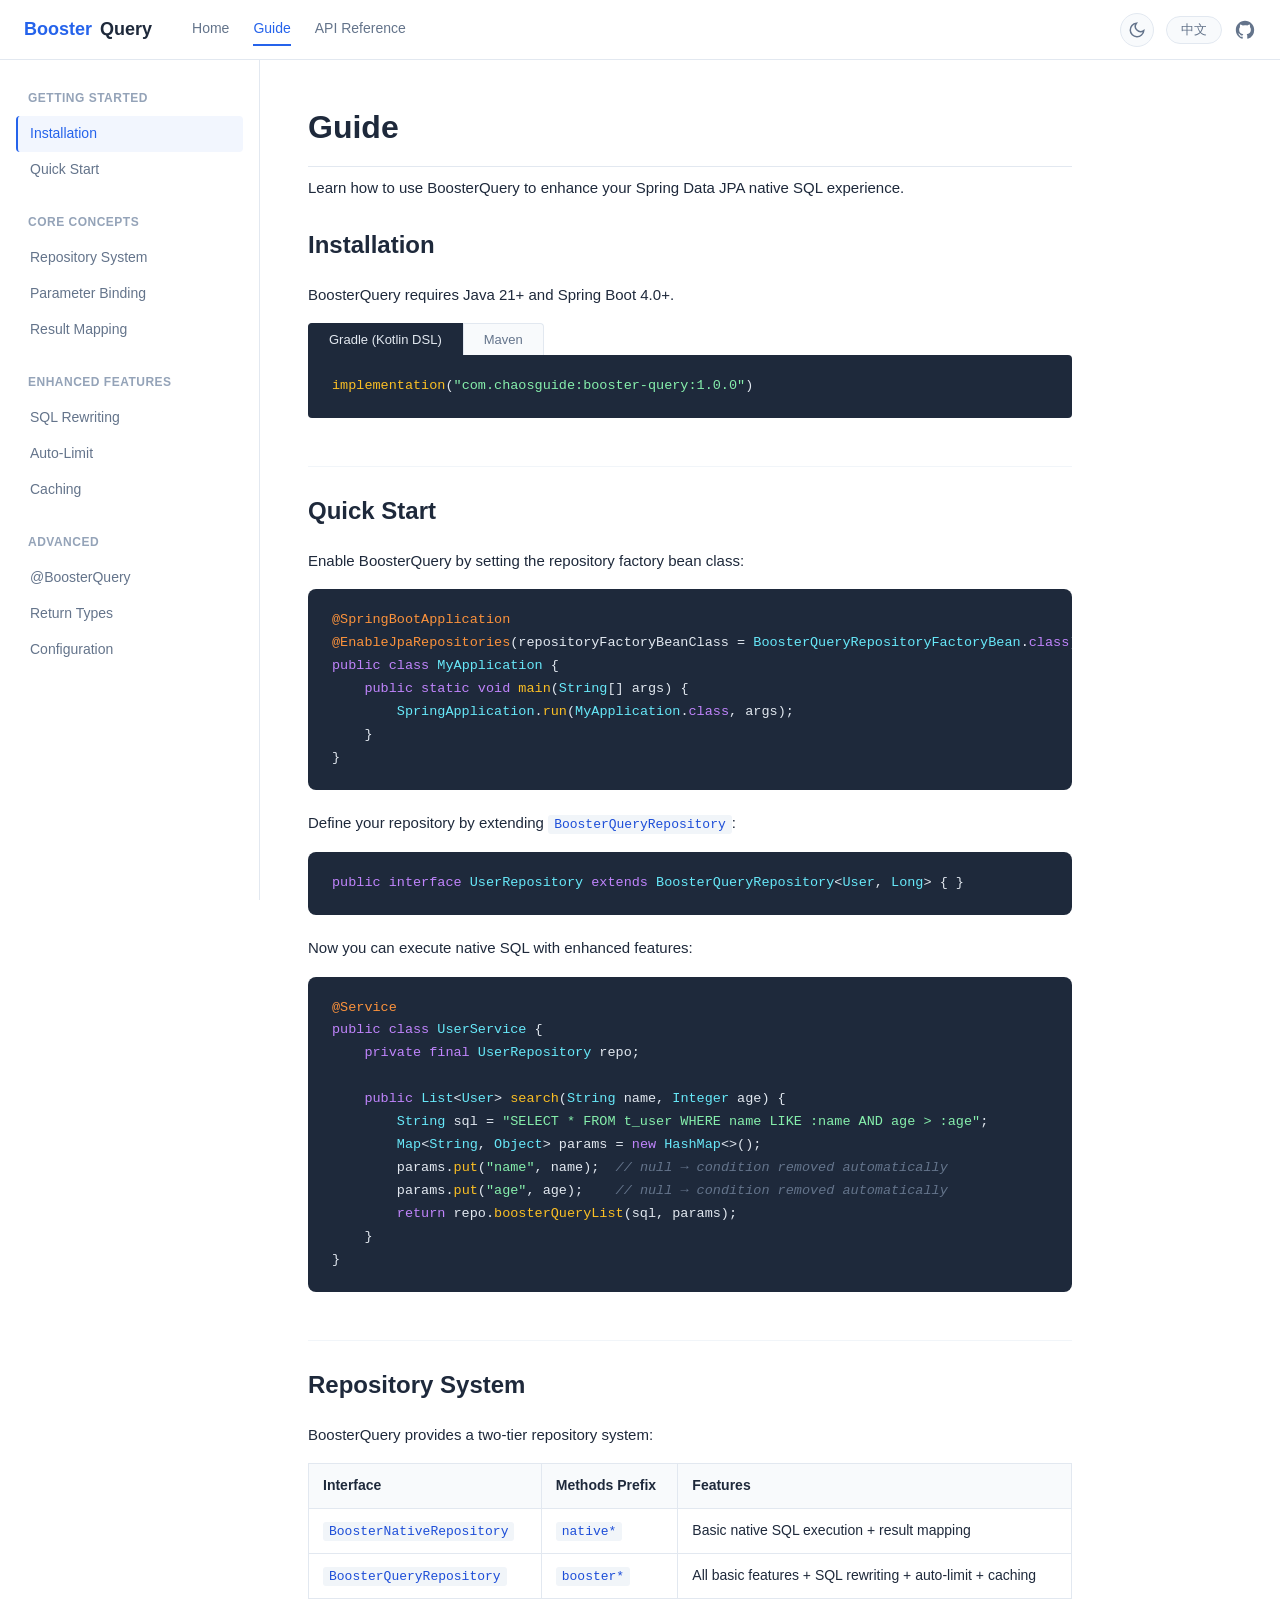
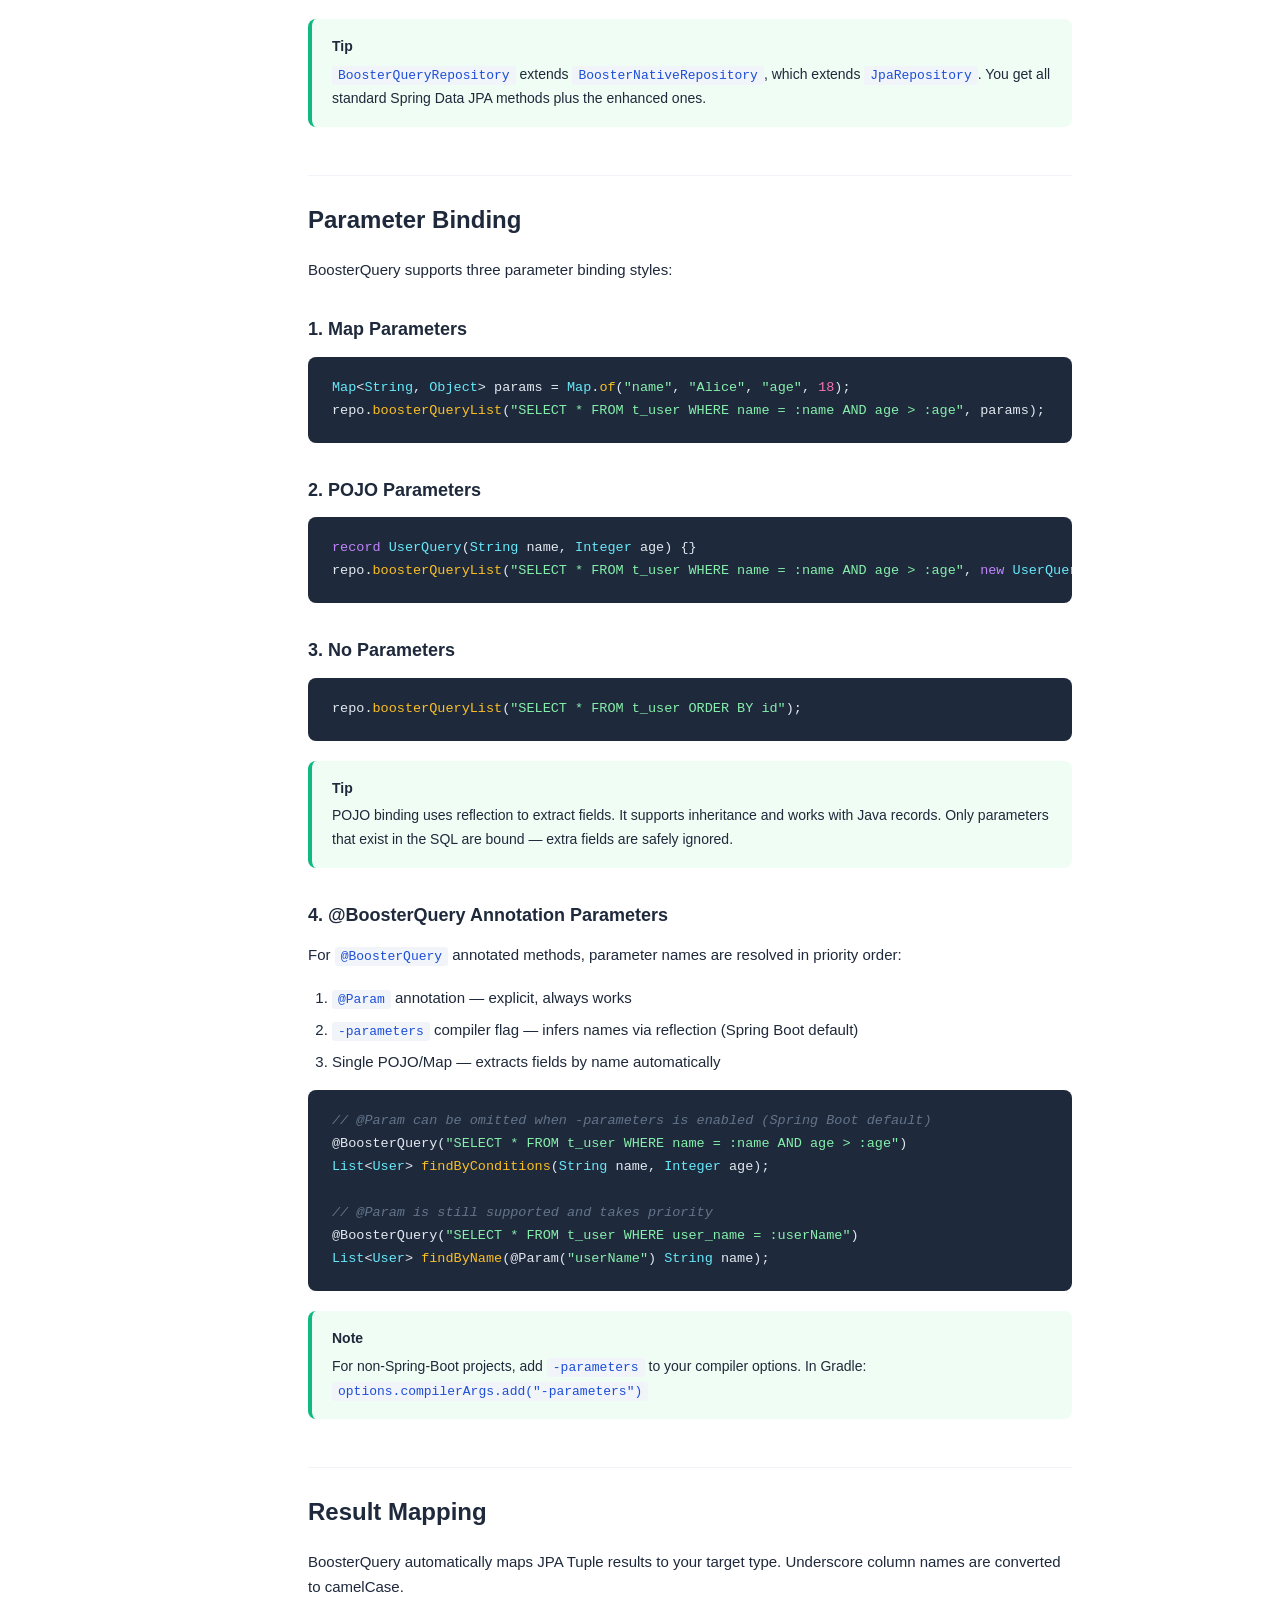
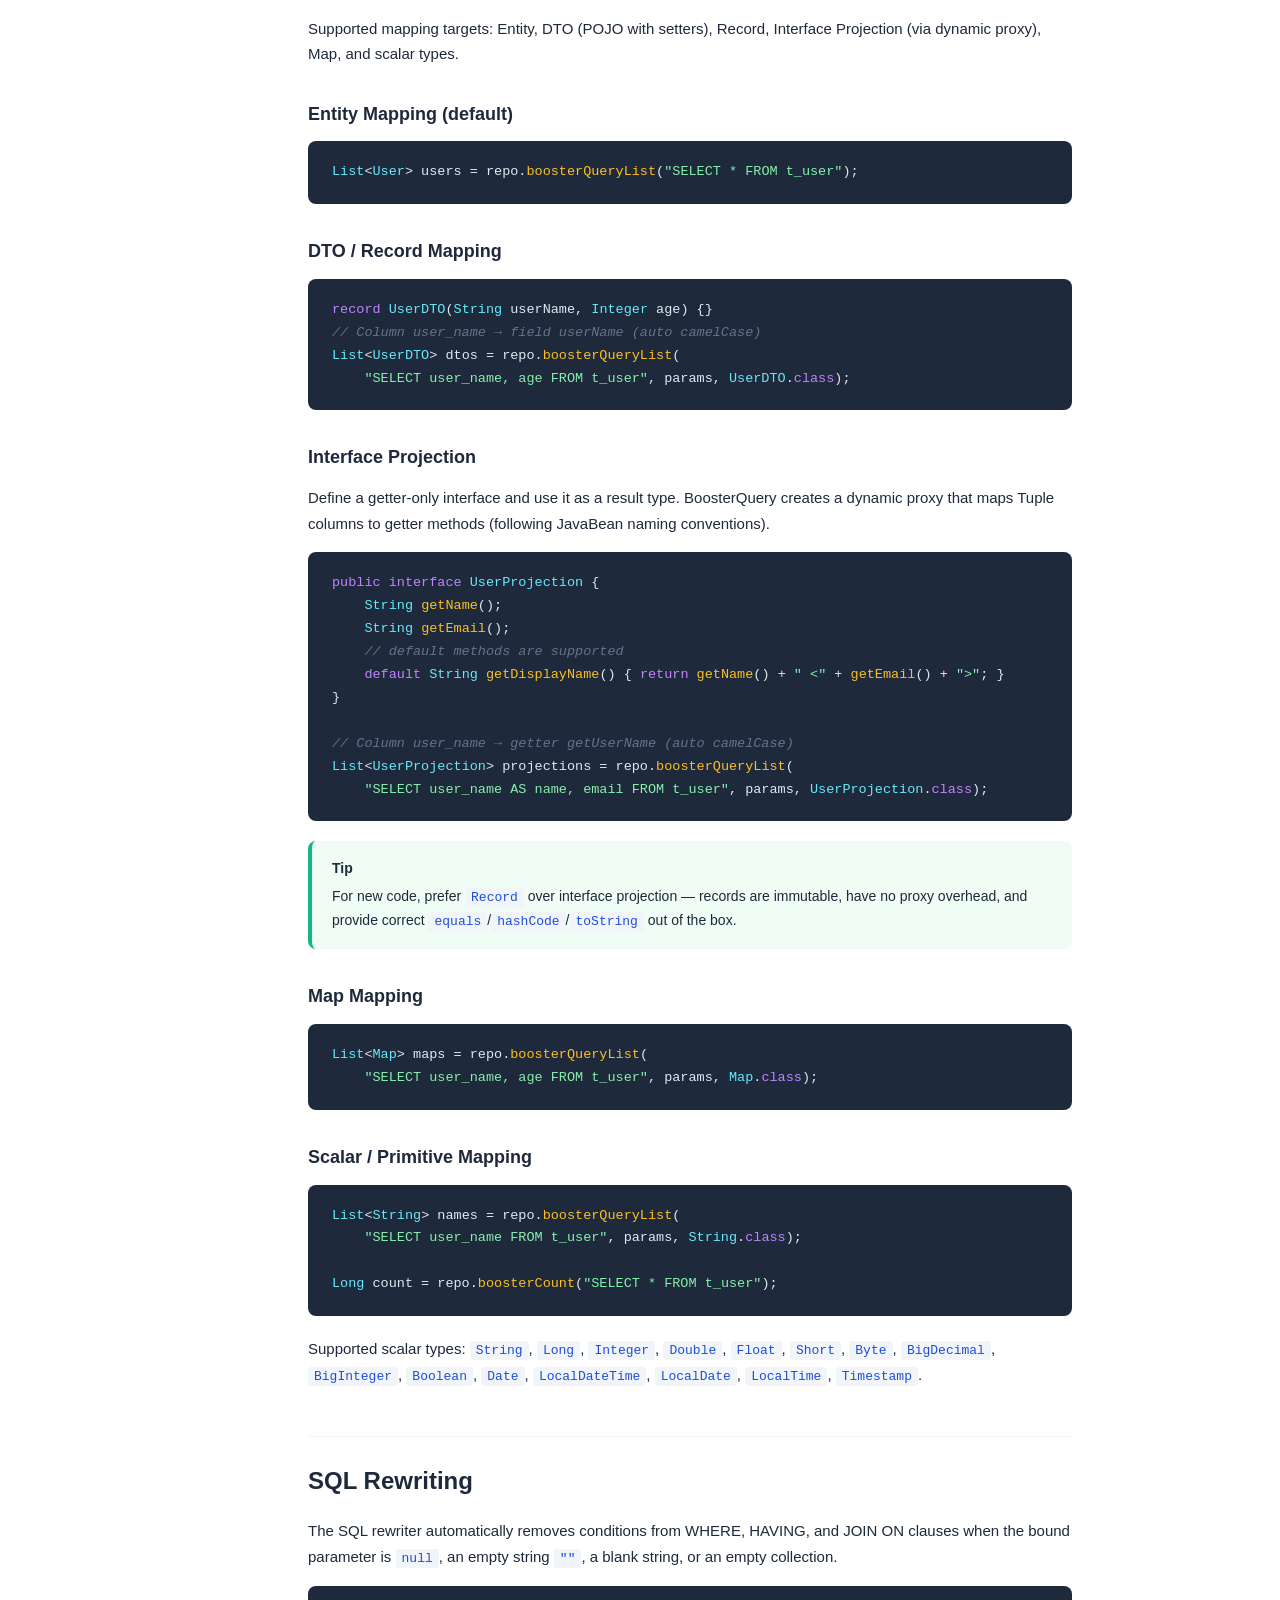
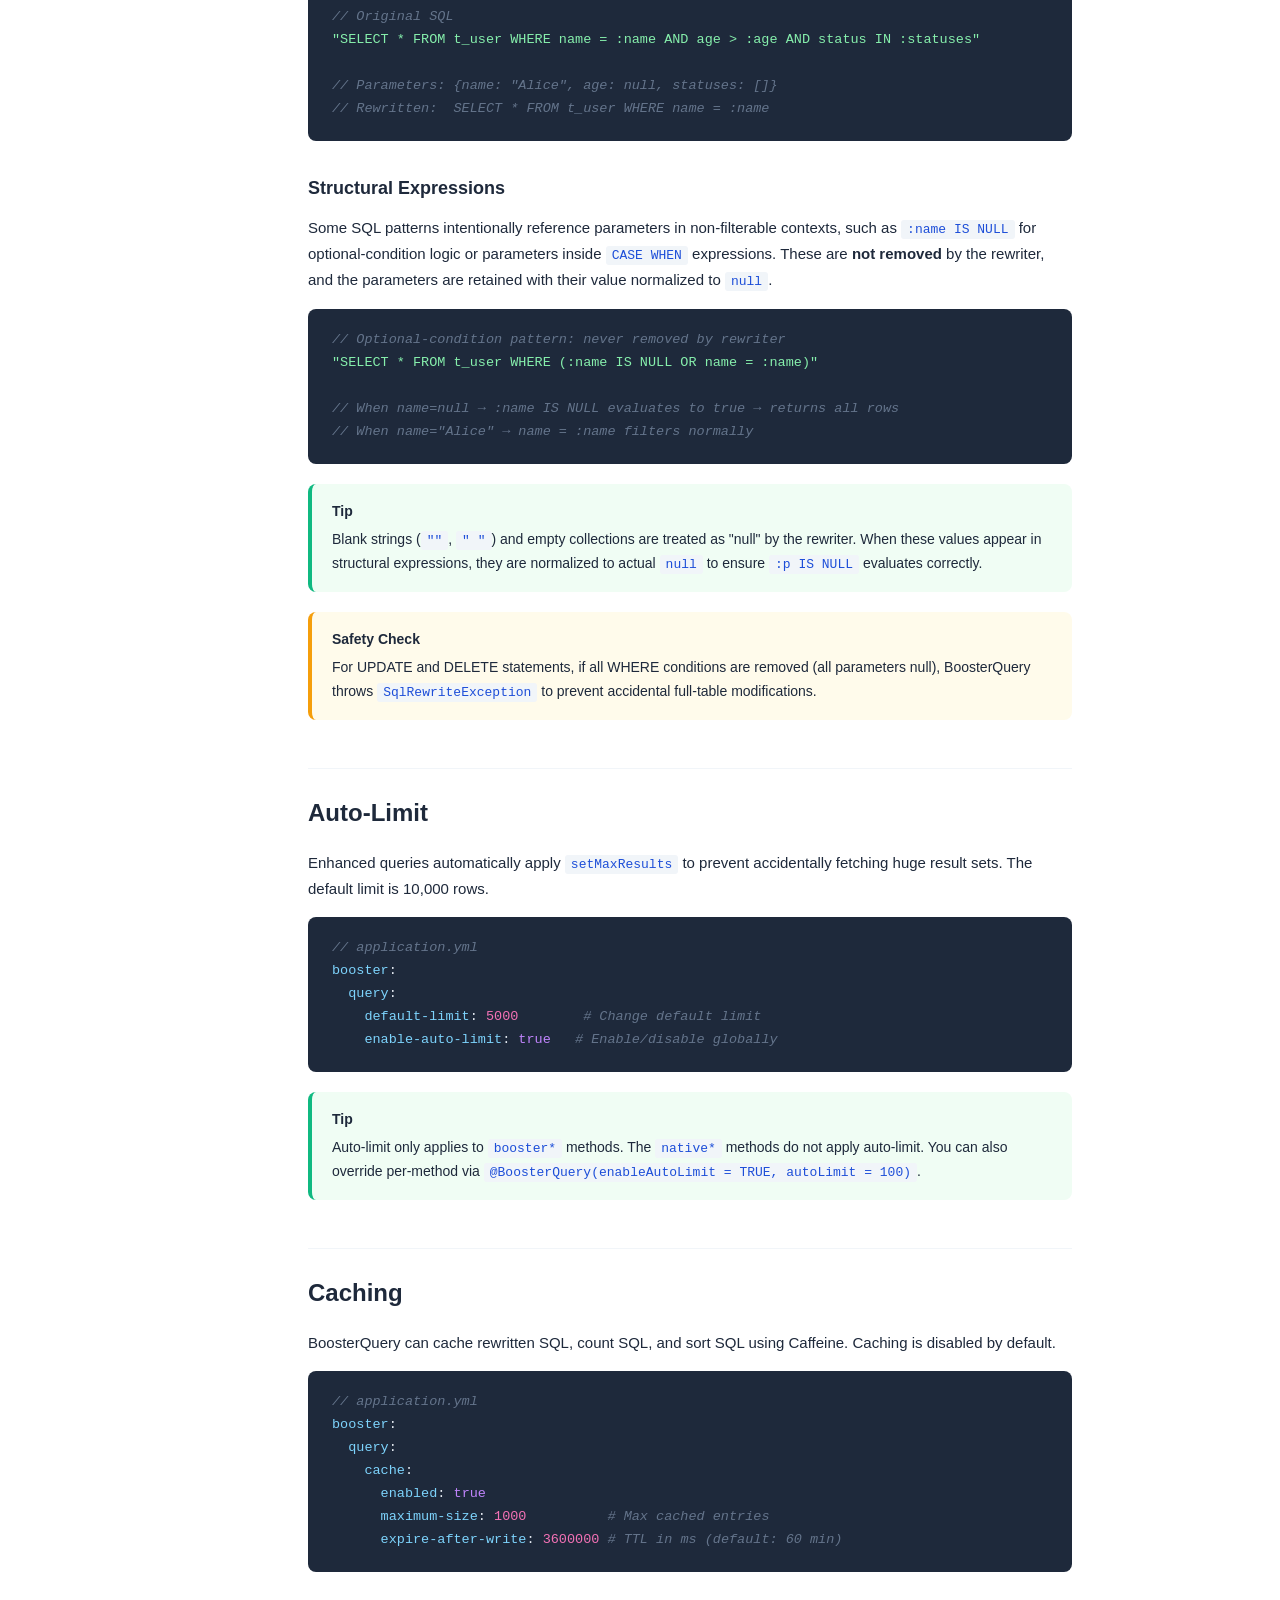
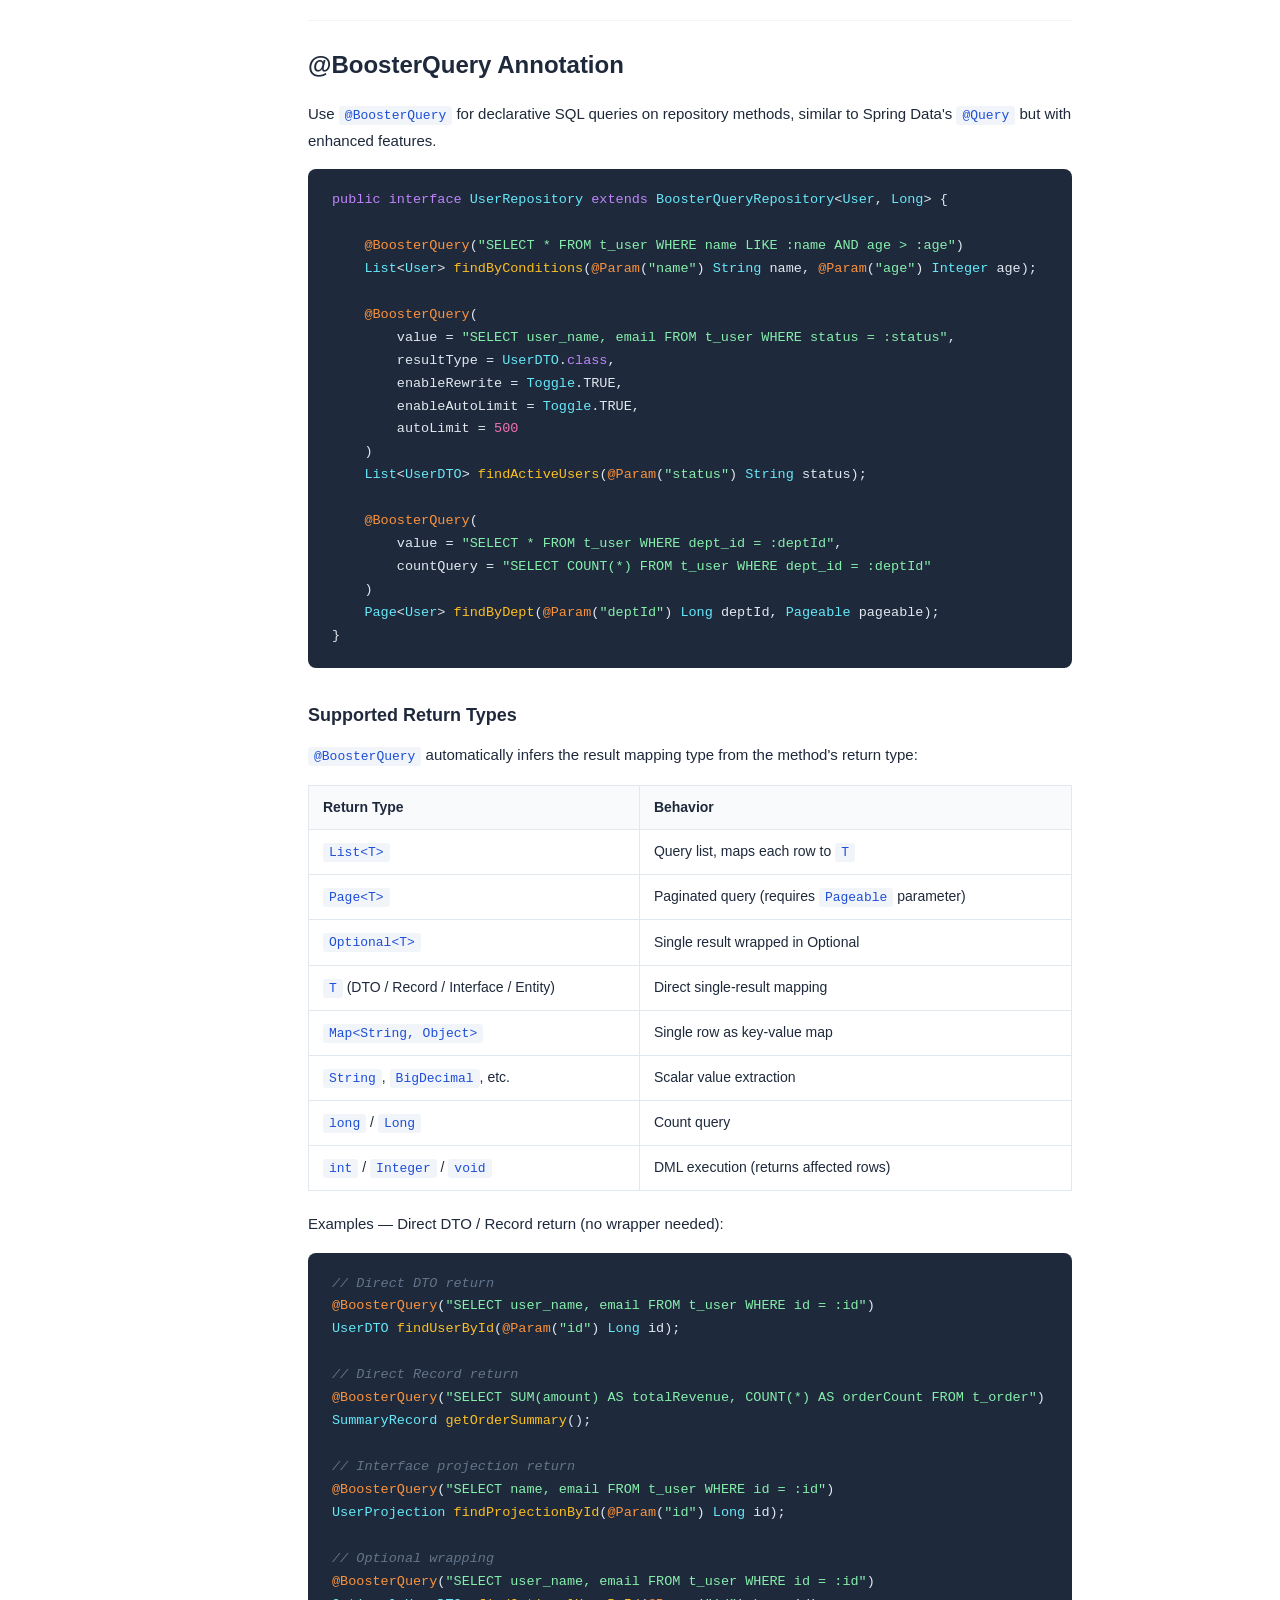
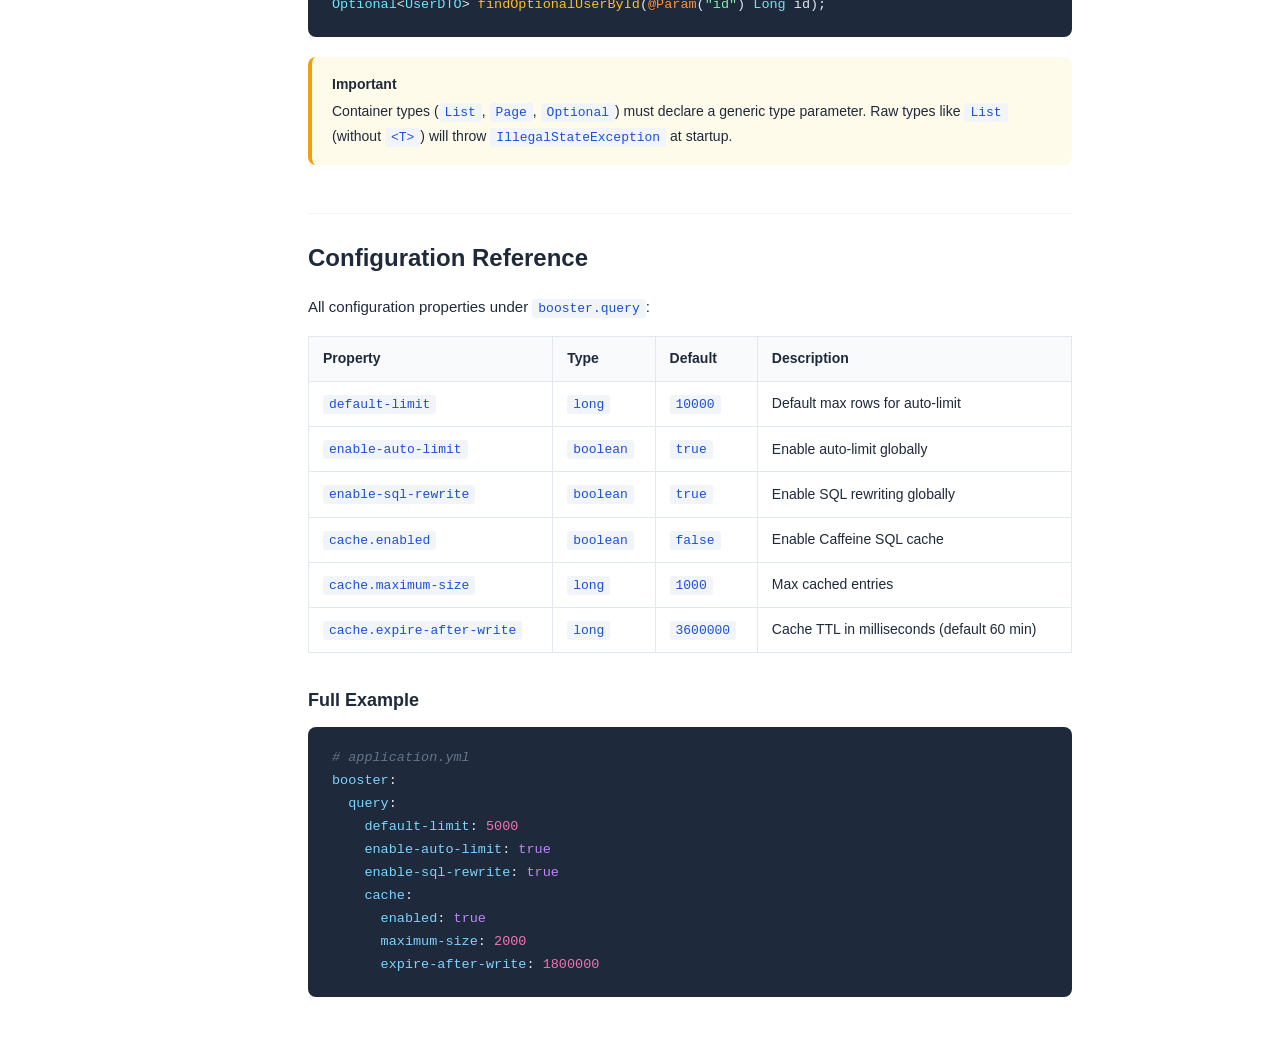
<file: guide.html>
<!DOCTYPE html>
<html lang="en" data-lang="en">
<head>
  <meta charset="UTF-8">
  <meta name="viewport" content="width=device-width, initial-scale=1.0">
  <title>Guide — BoosterQuery</title>
  <link rel="stylesheet" href="css/style.css">
</head>
<body>

<!-- Top Navigation -->
<nav class="top-nav">
  <button class="menu-toggle" aria-label="Toggle menu">
    <svg viewBox="0 0 24 24" fill="none" stroke="currentColor" stroke-width="2"><line x1="3" y1="6" x2="21" y2="6"/><line x1="3" y1="12" x2="21" y2="12"/><line x1="3" y1="18" x2="21" y2="18"/></svg>
  </button>
  <a class="nav-brand" href="index.html"><span>Booster</span>Query</a>
  <div class="nav-links">
    <a href="index.html"><span class="en">Home</span><span class="zh">首页</span></a>
    <a href="guide.html" class="active"><span class="en">Guide</span><span class="zh">指南</span></a>
    <a href="api.html"><span class="en">API Reference</span><span class="zh">API 参考</span></a>
  </div>
  <div class="nav-right">
    <button class="theme-toggle" aria-label="Toggle theme">
      <svg class="icon-moon" viewBox="0 0 24 24" fill="none" stroke="currentColor" stroke-width="2"><path d="M21 12.79A9 9 0 1111.21 3a7 7 0 009.79 9.79z"/></svg>
      <svg class="icon-sun" viewBox="0 0 24 24" fill="none" stroke="currentColor" stroke-width="2"><circle cx="12" cy="12" r="5"/><line x1="12" y1="1" x2="12" y2="3"/><line x1="12" y1="21" x2="12" y2="23"/><line x1="4.22" y1="4.22" x2="5.64" y2="5.64"/><line x1="18.36" y1="18.36" x2="19.78" y2="19.78"/><line x1="1" y1="12" x2="3" y2="12"/><line x1="21" y1="12" x2="23" y2="12"/><line x1="4.22" y1="19.78" x2="5.64" y2="18.36"/><line x1="18.36" y1="5.64" x2="19.78" y2="4.22"/></svg>
    </button>
    <button class="lang-toggle">中文</button>
    <a class="github-link" href="https://github.com/axis-iam/BoosterQuery" target="_blank" rel="noopener" aria-label="GitHub">
      <svg viewBox="0 0 24 24" fill="currentColor"><path d="M12 2C6.477 2 2 6.484 2 12.017c0 4.425 2.865 8.18 6.839 9.504.5.092.682-.217.682-.483 0-.237-.008-.868-.013-1.703-2.782.605-3.369-1.343-3.369-1.343-.454-1.158-1.11-1.466-1.11-1.466-.908-.62.069-.608.069-.608 1.003.07 1.531 1.032 1.531 1.032.892 1.53 2.341 1.088 2.91.832.092-.647.35-1.088.636-1.338-2.22-.253-4.555-1.113-4.555-4.951 0-1.093.39-1.988 1.029-2.688-.103-.253-.446-1.272.098-2.65 0 0 .84-.27 2.75 1.026A9.564 9.564 0 0112 6.844c.85.004 1.705.115 2.504.337 1.909-1.296 2.747-1.027 2.747-1.027.546 1.379.202 2.398.1 2.651.64.7 1.028 1.595 1.028 2.688 0 3.848-2.339 4.695-4.566 4.943.359.309.678.92.678 1.855 0 1.338-.012 2.419-.012 2.747 0 .268.18.58.688.482A10.019 10.019 0 0022 12.017C22 6.484 17.522 2 12 2z"/></svg>
    </a>
  </div>
</nav>

<div class="doc-layout">
<!-- Sidebar -->
<aside class="sidebar">
  <div class="sidebar-group">
    <h4><span class="en">Getting Started</span><span class="zh">入门</span></h4>
    <a href="#installation"><span class="en">Installation</span><span class="zh">安装</span></a>
    <a href="#quick-start"><span class="en">Quick Start</span><span class="zh">快速开始</span></a>
  </div>
  <div class="sidebar-group">
    <h4><span class="en">Core Concepts</span><span class="zh">核心概念</span></h4>
    <a href="#repository-system"><span class="en">Repository System</span><span class="zh">仓库体系</span></a>
    <a href="#parameter-binding"><span class="en">Parameter Binding</span><span class="zh">参数绑定</span></a>
    <a href="#result-mapping"><span class="en">Result Mapping</span><span class="zh">结果映射</span></a>
  </div>
  <div class="sidebar-group">
    <h4><span class="en">Enhanced Features</span><span class="zh">增强特性</span></h4>
    <a href="#sql-rewriting"><span class="en">SQL Rewriting</span><span class="zh">SQL 改写</span></a>
    <a href="#auto-limit"><span class="en">Auto-Limit</span><span class="zh">自动限制</span></a>
    <a href="#caching"><span class="en">Caching</span><span class="zh">缓存</span></a>
  </div>
  <div class="sidebar-group">
    <h4><span class="en">Advanced</span><span class="zh">进阶</span></h4>
    <a href="#booster-query-annotation"><span class="en">@BoosterQuery</span><span class="zh">@BoosterQuery 注解</span></a>
    <a href="#supported-return-types"><span class="en">Return Types</span><span class="zh">返回类型</span></a>
    <a href="#configuration"><span class="en">Configuration</span><span class="zh">配置参考</span></a>
  </div>
</aside>
<div class="sidebar-overlay"></div>

<!-- Main Content -->
<main class="doc-content">
<h1>
  <span class="en">Guide</span><span class="zh">使用指南</span>
</h1>
<p>
  <span class="en">Learn how to use BoosterQuery to enhance your Spring Data JPA native SQL experience.</span>
  <span class="zh">了解如何使用 BoosterQuery 增强 Spring Data JPA 原生 SQL 开发体验。</span>
</p>

<!-- Installation -->
<h2 id="installation">
  <span class="en">Installation</span><span class="zh">安装</span>
</h2>
<p>
  <span class="en">BoosterQuery requires Java 21+ and Spring Boot 4.0+.</span>
  <span class="zh">BoosterQuery 需要 Java 21+ 和 Spring Boot 4.0+。</span>
</p>
<div>
  <div class="tab-group">
    <button class="tab-btn active" data-tab="gradle-dep">Gradle (Kotlin DSL)</button>
    <button class="tab-btn" data-tab="maven-dep">Maven</button>
  </div>
  <div class="tab-content active" data-tab="gradle-dep">
<pre><span class="fn">implementation</span>(<span class="str">"com.chaosguide:booster-query:1.0.0"</span>)</pre>
  </div>
  <div class="tab-content" data-tab="maven-dep">
<pre><span class="kw">&lt;dependency&gt;</span>
    <span class="kw">&lt;groupId&gt;</span><span class="str">com.chaosguide</span><span class="kw">&lt;/groupId&gt;</span>
    <span class="kw">&lt;artifactId&gt;</span><span class="str">booster-query</span><span class="kw">&lt;/artifactId&gt;</span>
    <span class="kw">&lt;version&gt;</span><span class="str">1.0.0</span><span class="kw">&lt;/version&gt;</span>
<span class="kw">&lt;/dependency&gt;</span></pre>
  </div>
</div>

<!-- Quick Start -->
<h2 id="quick-start">
  <span class="en">Quick Start</span><span class="zh">快速开始</span>
</h2>
<p>
  <span class="en">Enable BoosterQuery by setting the repository factory bean class:</span>
  <span class="zh">通过设置 Repository 工厂 Bean 类启用 BoosterQuery：</span>
</p>
<pre><span class="an">@SpringBootApplication</span>
<span class="an">@EnableJpaRepositories</span>(repositoryFactoryBeanClass = <span class="ty">BoosterQueryRepositoryFactoryBean</span>.<span class="kw">class</span>)
<span class="kw">public class</span> <span class="ty">MyApplication</span> {
    <span class="kw">public static void</span> <span class="fn">main</span>(<span class="ty">String</span>[] args) {
        <span class="ty">SpringApplication</span>.<span class="fn">run</span>(<span class="ty">MyApplication</span>.<span class="kw">class</span>, args);
    }
}</pre>
<p>
  <span class="en">Define your repository by extending <code>BoosterQueryRepository</code>:</span>
  <span class="zh">定义 Repository，继承 <code>BoosterQueryRepository</code>：</span>
</p>
<pre><span class="kw">public interface</span> <span class="ty">UserRepository</span> <span class="kw">extends</span> <span class="ty">BoosterQueryRepository</span>&lt;<span class="ty">User</span>, <span class="ty">Long</span>&gt; { }
</pre>
<p>
  <span class="en">Now you can execute native SQL with enhanced features:</span>
  <span class="zh">现在可以使用智能特性执行原生 SQL：</span>
</p>
<pre><span class="an">@Service</span>
<span class="kw">public class</span> <span class="ty">UserService</span> {
    <span class="kw">private final</span> <span class="ty">UserRepository</span> repo;

    <span class="kw">public</span> <span class="ty">List</span>&lt;<span class="ty">User</span>&gt; <span class="fn">search</span>(<span class="ty">String</span> name, <span class="ty">Integer</span> age) {
        <span class="ty">String</span> sql = <span class="str">"SELECT * FROM t_user WHERE name LIKE :name AND age > :age"</span>;
        <span class="ty">Map</span>&lt;<span class="ty">String</span>, <span class="ty">Object</span>&gt; params = <span class="kw">new</span> <span class="ty">HashMap</span>&lt;&gt;();
        params.<span class="fn">put</span>(<span class="str">"name"</span>, name);  <span class="cm">// null → condition removed automatically</span>
        params.<span class="fn">put</span>(<span class="str">"age"</span>, age);    <span class="cm">// null → condition removed automatically</span>
        <span class="kw">return</span> repo.<span class="fn">boosterQueryList</span>(sql, params);
    }
}</pre>
<!-- Repository System -->
<h2 id="repository-system">
  <span class="en">Repository System</span><span class="zh">仓库体系</span>
</h2>
<p>
  <span class="en">BoosterQuery provides a two-tier repository system:</span>
  <span class="zh">BoosterQuery 提供两层仓库体系：</span>
</p>
<table>
  <thead>
    <tr>
      <th><span class="en">Interface</span><span class="zh">接口</span></th>
      <th><span class="en">Methods Prefix</span><span class="zh">方法前缀</span></th>
      <th><span class="en">Features</span><span class="zh">特性</span></th>
    </tr>
  </thead>
  <tbody>
    <tr>
      <td><code>BoosterNativeRepository</code></td>
      <td><code>native*</code></td>
      <td><span class="en">Basic native SQL execution + result mapping</span><span class="zh">基础原生 SQL 执行 + 结果映射</span></td>
    </tr>
    <tr>
      <td><code>BoosterQueryRepository</code></td>
      <td><code>booster*</code></td>
      <td><span class="en">All basic features + SQL rewriting + auto-limit + caching</span><span class="zh">全部基础特性 + SQL 改写 + 自动限制 + 缓存</span></td>
    </tr>
  </tbody>
</table>
<div class="tip">
  <strong>Tip</strong>
  <span class="en"><code>BoosterQueryRepository</code> extends <code>BoosterNativeRepository</code>, which extends <code>JpaRepository</code>. You get all standard Spring Data JPA methods plus the enhanced ones.</span>
  <span class="zh"><code>BoosterQueryRepository</code> 继承 <code>BoosterNativeRepository</code>，后者继承 <code>JpaRepository</code>。你可以同时使用所有标准 Spring Data JPA 方法和增强方法。</span>
</div>

<!-- Parameter Binding -->
<h2 id="parameter-binding">
  <span class="en">Parameter Binding</span><span class="zh">参数绑定</span>
</h2>
<p>
  <span class="en">BoosterQuery supports three parameter binding styles:</span>
  <span class="zh">BoosterQuery 支持三种参数绑定方式：</span>
</p>
<h3><span class="en">1. Map Parameters</span><span class="zh">1. Map 参数</span></h3>
<pre><span class="ty">Map</span>&lt;<span class="ty">String</span>, <span class="ty">Object</span>&gt; params = <span class="ty">Map</span>.<span class="fn">of</span>(<span class="str">"name"</span>, <span class="str">"Alice"</span>, <span class="str">"age"</span>, <span class="num">18</span>);
repo.<span class="fn">boosterQueryList</span>(<span class="str">"SELECT * FROM t_user WHERE name = :name AND age > :age"</span>, params);</pre>

<h3><span class="en">2. POJO Parameters</span><span class="zh">2. POJO 参数</span></h3>
<pre><span class="kw">record</span> <span class="ty">UserQuery</span>(<span class="ty">String</span> name, <span class="ty">Integer</span> age) {}
repo.<span class="fn">boosterQueryList</span>(<span class="str">"SELECT * FROM t_user WHERE name = :name AND age > :age"</span>, <span class="kw">new</span> <span class="ty">UserQuery</span>(<span class="str">"Alice"</span>, <span class="num">18</span>));</pre>

<h3><span class="en">3. No Parameters</span><span class="zh">3. 无参数</span></h3>
<pre>repo.<span class="fn">boosterQueryList</span>(<span class="str">"SELECT * FROM t_user ORDER BY id"</span>);</pre>
<div class="tip">
  <strong>Tip</strong>
  <span class="en">POJO binding uses reflection to extract fields. It supports inheritance and works with Java records. Only parameters that exist in the SQL are bound — extra fields are safely ignored.</span>
  <span class="zh">POJO 绑定通过反射提取字段，支持继承和 Java record。只有 SQL 中存在的参数才会被绑定，多余字段会被安全忽略。</span>
</div>

<h3><span class="en">4. @BoosterQuery Annotation Parameters</span><span class="zh">4. @BoosterQuery 注解参数</span></h3>
<p>
  <span class="en">For <code>@BoosterQuery</code> annotated methods, parameter names are resolved in priority order:</span>
  <span class="zh">对于 <code>@BoosterQuery</code> 注解方法，参数名按以下优先级解析：</span>
</p>
<ol>
  <li><span class="en"><code>@Param</code> annotation — explicit, always works</span><span class="zh"><code>@Param</code> 注解 — 显式声明，始终生效</span></li>
  <li><span class="en"><code>-parameters</code> compiler flag — infers names via reflection (Spring Boot default)</span><span class="zh"><code>-parameters</code> 编译选项 — 通过反射推断（Spring Boot 默认开启）</span></li>
  <li><span class="en">Single POJO/Map — extracts fields by name automatically</span><span class="zh">单个 POJO/Map — 自动按字段名提取</span></li>
</ol>
<pre><span class="cm">// @Param can be omitted when -parameters is enabled (Spring Boot default)</span>
<span class="at">@BoosterQuery</span>(<span class="str">"SELECT * FROM t_user WHERE name = :name AND age &gt; :age"</span>)
<span class="ty">List</span>&lt;<span class="ty">User</span>&gt; <span class="fn">findByConditions</span>(<span class="ty">String</span> name, <span class="ty">Integer</span> age);

<span class="cm">// @Param is still supported and takes priority</span>
<span class="at">@BoosterQuery</span>(<span class="str">"SELECT * FROM t_user WHERE user_name = :userName"</span>)
<span class="ty">List</span>&lt;<span class="ty">User</span>&gt; <span class="fn">findByName</span>(<span class="at">@Param</span>(<span class="str">"userName"</span>) <span class="ty">String</span> name);</pre>
<div class="tip">
  <strong>Note</strong>
  <span class="en">For non-Spring-Boot projects, add <code>-parameters</code> to your compiler options. In Gradle: <code>options.compilerArgs.add("-parameters")</code></span>
  <span class="zh">非 Spring Boot 项目需手动添加 <code>-parameters</code> 编译选项。Gradle: <code>options.compilerArgs.add("-parameters")</code></span>
</div>
<!-- Result Mapping -->
<h2 id="result-mapping">
  <span class="en">Result Mapping</span><span class="zh">结果映射</span>
</h2>
<p>
  <span class="en">BoosterQuery automatically maps JPA Tuple results to your target type. Underscore column names are converted to camelCase.</span>
  <span class="zh">BoosterQuery 自动将 JPA Tuple 结果映射为目标类型，下划线列名自动转换为驼峰命名。</span>
</p>
<p>
  <span class="en">Supported mapping targets: Entity, DTO (POJO with setters), Record, Interface Projection (via dynamic proxy), Map, and scalar types.</span>
  <span class="zh">支持的映射目标：Entity、DTO（含 setter 的 POJO）、Record、接口投影（动态代理）、Map 和标量类型。</span>
</p>

<h3><span class="en">Entity Mapping (default)</span><span class="zh">Entity 映射（默认）</span></h3>
<pre><span class="ty">List</span>&lt;<span class="ty">User</span>&gt; users = repo.<span class="fn">boosterQueryList</span>(<span class="str">"SELECT * FROM t_user"</span>);</pre>

<h3><span class="en">DTO / Record Mapping</span><span class="zh">DTO / Record 映射</span></h3>
<pre><span class="kw">record</span> <span class="ty">UserDTO</span>(<span class="ty">String</span> userName, <span class="ty">Integer</span> age) {}
<span class="cm">// Column user_name → field userName (auto camelCase)</span>
<span class="ty">List</span>&lt;<span class="ty">UserDTO</span>&gt; dtos = repo.<span class="fn">boosterQueryList</span>(
    <span class="str">"SELECT user_name, age FROM t_user"</span>, params, <span class="ty">UserDTO</span>.<span class="kw">class</span>);</pre>

<h3><span class="en">Interface Projection</span><span class="zh">接口投影</span></h3>
<p>
  <span class="en">Define a getter-only interface and use it as a result type. BoosterQuery creates a dynamic proxy that maps Tuple columns to getter methods (following JavaBean naming conventions).</span>
  <span class="zh">定义只含 getter 的接口作为结果类型。BoosterQuery 通过动态代理将 Tuple 列映射到 getter 方法（遵循 JavaBean 命名规范）。</span>
</p>
<pre><span class="kw">public interface</span> <span class="ty">UserProjection</span> {
    <span class="ty">String</span> <span class="fn">getName</span>();
    <span class="ty">String</span> <span class="fn">getEmail</span>();
    <span class="cm">// default methods are supported</span>
    <span class="kw">default</span> <span class="ty">String</span> <span class="fn">getDisplayName</span>() { <span class="kw">return</span> <span class="fn">getName</span>() + <span class="str">" &lt;"</span> + <span class="fn">getEmail</span>() + <span class="str">"&gt;"</span>; }
}

<span class="cm">// Column user_name → getter getUserName (auto camelCase)</span>
<span class="ty">List</span>&lt;<span class="ty">UserProjection</span>&gt; projections = repo.<span class="fn">boosterQueryList</span>(
    <span class="str">"SELECT user_name AS name, email FROM t_user"</span>, params, <span class="ty">UserProjection</span>.<span class="kw">class</span>);</pre>
<div class="tip">
  <strong>Tip</strong>
  <span class="en">For new code, prefer <code>Record</code> over interface projection — records are immutable, have no proxy overhead, and provide correct <code>equals</code>/<code>hashCode</code>/<code>toString</code> out of the box.</span>
  <span class="zh">对于新代码，推荐使用 <code>Record</code> 而非接口投影 — Record 不可变、无代理开销，且自动提供正确的 <code>equals</code>/<code>hashCode</code>/<code>toString</code>。</span>
</div>

<h3><span class="en">Map Mapping</span><span class="zh">Map 映射</span></h3>
<pre><span class="ty">List</span>&lt;<span class="ty">Map</span>&gt; maps = repo.<span class="fn">boosterQueryList</span>(
    <span class="str">"SELECT user_name, age FROM t_user"</span>, params, <span class="ty">Map</span>.<span class="kw">class</span>);</pre>

<h3><span class="en">Scalar / Primitive Mapping</span><span class="zh">标量 / 基础类型映射</span></h3>
<pre><span class="ty">List</span>&lt;<span class="ty">String</span>&gt; names = repo.<span class="fn">boosterQueryList</span>(
    <span class="str">"SELECT user_name FROM t_user"</span>, params, <span class="ty">String</span>.<span class="kw">class</span>);

<span class="ty">Long</span> count = repo.<span class="fn">boosterCount</span>(<span class="str">"SELECT * FROM t_user"</span>);</pre>

<p>
  <span class="en">Supported scalar types: <code>String</code>, <code>Long</code>, <code>Integer</code>, <code>Double</code>, <code>Float</code>, <code>Short</code>, <code>Byte</code>, <code>BigDecimal</code>, <code>BigInteger</code>, <code>Boolean</code>, <code>Date</code>, <code>LocalDateTime</code>, <code>LocalDate</code>, <code>LocalTime</code>, <code>Timestamp</code>.</span>
  <span class="zh">支持的标量类型：<code>String</code>、<code>Long</code>、<code>Integer</code>、<code>Double</code>、<code>Float</code>、<code>Short</code>、<code>Byte</code>、<code>BigDecimal</code>、<code>BigInteger</code>、<code>Boolean</code>、<code>Date</code>、<code>LocalDateTime</code>、<code>LocalDate</code>、<code>LocalTime</code>、<code>Timestamp</code>。</span>
</p>

<!-- SQL Rewriting -->
<h2 id="sql-rewriting">
  <span class="en">SQL Rewriting</span><span class="zh">SQL 改写</span>
</h2>
<p>
  <span class="en">The SQL rewriter automatically removes conditions from WHERE, HAVING, and JOIN ON clauses when the bound parameter is <code>null</code>, an empty string <code>""</code>, a blank string, or an empty collection.</span>
  <span class="zh">智能 SQL 改写器在绑定参数为 <code>null</code>、空字符串 <code>""</code>、空白字符串或空集合时，自动移除 WHERE、HAVING 和 JOIN ON 子句中的对应条件。</span>
</p>
<pre><span class="cm">// Original SQL</span>
<span class="str">"SELECT * FROM t_user WHERE name = :name AND age > :age AND status IN :statuses"</span>

<span class="cm">// Parameters: {name: "Alice", age: null, statuses: []}</span>
<span class="cm">// Rewritten:  SELECT * FROM t_user WHERE name = :name</span></pre>

<h3><span class="en">Structural Expressions</span><span class="zh">结构性表达式</span></h3>
<p>
  <span class="en">Some SQL patterns intentionally reference parameters in non-filterable contexts, such as <code>:name IS NULL</code> for optional-condition logic or parameters inside <code>CASE WHEN</code> expressions. These are <strong>not removed</strong> by the rewriter, and the parameters are retained with their value normalized to <code>null</code>.</span>
  <span class="zh">某些 SQL 模式会在不可过滤的上下文中引用参数，例如 <code>:name IS NULL</code> 用于可选条件逻辑，或 <code>CASE WHEN</code> 表达式中的参数。改写器<strong>不会移除</strong>这些表达式，参数会被保留且值归一化为 <code>null</code>。</span>
</p>
<pre><span class="cm">// Optional-condition pattern: never removed by rewriter</span>
<span class="str">"SELECT * FROM t_user WHERE (:name IS NULL OR name = :name)"</span>

<span class="cm">// When name=null → :name IS NULL evaluates to true → returns all rows</span>
<span class="cm">// When name="Alice" → name = :name filters normally</span></pre>
<div class="tip">
  <strong>Tip</strong>
  <span class="en">Blank strings (<code>""</code>, <code>"  "</code>) and empty collections are treated as "null" by the rewriter. When these values appear in structural expressions, they are normalized to actual <code>null</code> to ensure <code>:p IS NULL</code> evaluates correctly.</span>
  <span class="zh">空字符串（<code>""</code>、<code>"  "</code>）和空集合被改写器视为"null"。当这些值出现在结构性表达式中时，会被归一化为实际的 <code>null</code>，确保 <code>:p IS NULL</code> 求值正确。</span>
</div>

<div class="warning">
  <strong><span class="en">Safety Check</span><span class="zh">安全拦截</span></strong>
  <span class="en">For UPDATE and DELETE statements, if all WHERE conditions are removed (all parameters null), BoosterQuery throws <code>SqlRewriteException</code> to prevent accidental full-table modifications.</span>
  <span class="zh">对于 UPDATE 和 DELETE 语句，如果所有 WHERE 条件都被移除（所有参数为 null），BoosterQuery 会抛出 <code>SqlRewriteException</code> 以防止意外的全表修改。</span>
</div>
<!-- Auto-Limit -->
<h2 id="auto-limit">
  <span class="en">Auto-Limit</span><span class="zh">自动限制</span>
</h2>
<p>
  <span class="en">Enhanced queries automatically apply <code>setMaxResults</code> to prevent accidentally fetching huge result sets. The default limit is 10,000 rows.</span>
  <span class="zh">智能查询自动应用 <code>setMaxResults</code> 防止意外获取超大结果集，默认限制 10,000 行。</span>
</p>
<pre><span class="cm">// application.yml</span>
<span class="param">booster</span>:
  <span class="param">query</span>:
    <span class="param">default-limit</span>: <span class="num">5000</span>        <span class="cm"># Change default limit</span>
    <span class="param">enable-auto-limit</span>: <span class="kw">true</span>   <span class="cm"># Enable/disable globally</span></pre>
<div class="tip">
  <strong>Tip</strong>
  <span class="en">Auto-limit only applies to <code>booster*</code> methods. The <code>native*</code> methods do not apply auto-limit. You can also override per-method via <code>@BoosterQuery(enableAutoLimit = TRUE, autoLimit = 100)</code>.</span>
  <span class="zh">自动限制仅适用于 <code>booster*</code> 方法，<code>native*</code> 方法不会自动限制。也可以通过 <code>@BoosterQuery(enableAutoLimit = TRUE, autoLimit = 100)</code> 逐方法覆盖。</span>
</div>

<!-- Caching -->
<h2 id="caching">
  <span class="en">Caching</span><span class="zh">缓存</span>
</h2>
<p>
  <span class="en">BoosterQuery can cache rewritten SQL, count SQL, and sort SQL using Caffeine. Caching is disabled by default.</span>
  <span class="zh">BoosterQuery 可以使用 Caffeine 缓存改写后的 SQL、计数 SQL 和排序 SQL。缓存默认关闭。</span>
</p>
<pre><span class="cm">// application.yml</span>
<span class="param">booster</span>:
  <span class="param">query</span>:
    <span class="param">cache</span>:
      <span class="param">enabled</span>: <span class="kw">true</span>
      <span class="param">maximum-size</span>: <span class="num">1000</span>          <span class="cm"># Max cached entries</span>
      <span class="param">expire-after-write</span>: <span class="num">3600000</span> <span class="cm"># TTL in ms (default: 60 min)</span></pre>

<!-- @BoosterQuery Annotation -->
<h2 id="booster-query-annotation">
  <span class="en">@BoosterQuery Annotation</span><span class="zh">@BoosterQuery 注解</span>
</h2>
<p>
  <span class="en">Use <code>@BoosterQuery</code> for declarative SQL queries on repository methods, similar to Spring Data's <code>@Query</code> but with enhanced features.</span>
  <span class="zh">使用 <code>@BoosterQuery</code> 在 Repository 方法上声明式定义 SQL 查询，类似 Spring Data 的 <code>@Query</code> 但具备增强特性。</span>
</p>
<pre><span class="kw">public interface</span> <span class="ty">UserRepository</span> <span class="kw">extends</span> <span class="ty">BoosterQueryRepository</span>&lt;<span class="ty">User</span>, <span class="ty">Long</span>&gt; {

    <span class="an">@BoosterQuery</span>(<span class="str">"SELECT * FROM t_user WHERE name LIKE :name AND age > :age"</span>)
    <span class="ty">List</span>&lt;<span class="ty">User</span>&gt; <span class="fn">findByConditions</span>(<span class="an">@Param</span>(<span class="str">"name"</span>) <span class="ty">String</span> name, <span class="an">@Param</span>(<span class="str">"age"</span>) <span class="ty">Integer</span> age);

    <span class="an">@BoosterQuery</span>(
        value = <span class="str">"SELECT user_name, email FROM t_user WHERE status = :status"</span>,
        resultType = <span class="ty">UserDTO</span>.<span class="kw">class</span>,
        enableRewrite = <span class="ty">Toggle</span>.TRUE,
        enableAutoLimit = <span class="ty">Toggle</span>.TRUE,
        autoLimit = <span class="num">500</span>
    )
    <span class="ty">List</span>&lt;<span class="ty">UserDTO</span>&gt; <span class="fn">findActiveUsers</span>(<span class="an">@Param</span>(<span class="str">"status"</span>) <span class="ty">String</span> status);

    <span class="an">@BoosterQuery</span>(
        value = <span class="str">"SELECT * FROM t_user WHERE dept_id = :deptId"</span>,
        countQuery = <span class="str">"SELECT COUNT(*) FROM t_user WHERE dept_id = :deptId"</span>
    )
    <span class="ty">Page</span>&lt;<span class="ty">User</span>&gt; <span class="fn">findByDept</span>(<span class="an">@Param</span>(<span class="str">"deptId"</span>) <span class="ty">Long</span> deptId, <span class="ty">Pageable</span> pageable);
}</pre>

<h3 id="supported-return-types">
  <span class="en">Supported Return Types</span><span class="zh">支持的返回类型</span>
</h3>
<p>
  <span class="en"><code>@BoosterQuery</code> automatically infers the result mapping type from the method's return type:</span>
  <span class="zh"><code>@BoosterQuery</code> 根据方法返回类型自动推断结果映射类型：</span>
</p>
<table>
  <thead>
    <tr>
      <th><span class="en">Return Type</span><span class="zh">返回类型</span></th>
      <th><span class="en">Behavior</span><span class="zh">行为</span></th>
    </tr>
  </thead>
  <tbody>
    <tr>
      <td><code>List&lt;T&gt;</code></td>
      <td><span class="en">Query list, maps each row to <code>T</code></span><span class="zh">列表查询，每行映射为 <code>T</code></span></td>
    </tr>
    <tr>
      <td><code>Page&lt;T&gt;</code></td>
      <td><span class="en">Paginated query (requires <code>Pageable</code> parameter)</span><span class="zh">分页查询（需要 <code>Pageable</code> 参数）</span></td>
    </tr>
    <tr>
      <td><code>Optional&lt;T&gt;</code></td>
      <td><span class="en">Single result wrapped in Optional</span><span class="zh">单条结果包装为 Optional</span></td>
    </tr>
    <tr>
      <td><code>T</code> (DTO / Record / Interface / Entity)</td>
      <td><span class="en">Direct single-result mapping</span><span class="zh">直接单条结果映射</span></td>
    </tr>
    <tr>
      <td><code>Map&lt;String, Object&gt;</code></td>
      <td><span class="en">Single row as key-value map</span><span class="zh">单行作为键值 Map</span></td>
    </tr>
    <tr>
      <td><code>String</code>, <code>BigDecimal</code>, etc.</td>
      <td><span class="en">Scalar value extraction</span><span class="zh">标量值提取</span></td>
    </tr>
    <tr>
      <td><code>long</code> / <code>Long</code></td>
      <td><span class="en">Count query</span><span class="zh">计数查询</span></td>
    </tr>
    <tr>
      <td><code>int</code> / <code>Integer</code> / <code>void</code></td>
      <td><span class="en">DML execution (returns affected rows)</span><span class="zh">DML 执行（返回受影响行数）</span></td>
    </tr>
  </tbody>
</table>

<p>
  <span class="en">Examples — Direct DTO / Record return (no wrapper needed):</span>
  <span class="zh">示例 — 直接返回 DTO / Record（无需包装类型）：</span>
</p>
<pre><span class="cm">// Direct DTO return</span>
<span class="an">@BoosterQuery</span>(<span class="str">"SELECT user_name, email FROM t_user WHERE id = :id"</span>)
<span class="ty">UserDTO</span> <span class="fn">findUserById</span>(<span class="an">@Param</span>(<span class="str">"id"</span>) <span class="ty">Long</span> id);

<span class="cm">// Direct Record return</span>
<span class="an">@BoosterQuery</span>(<span class="str">"SELECT SUM(amount) AS totalRevenue, COUNT(*) AS orderCount FROM t_order"</span>)
<span class="ty">SummaryRecord</span> <span class="fn">getOrderSummary</span>();

<span class="cm">// Interface projection return</span>
<span class="an">@BoosterQuery</span>(<span class="str">"SELECT name, email FROM t_user WHERE id = :id"</span>)
<span class="ty">UserProjection</span> <span class="fn">findProjectionById</span>(<span class="an">@Param</span>(<span class="str">"id"</span>) <span class="ty">Long</span> id);

<span class="cm">// Optional wrapping</span>
<span class="an">@BoosterQuery</span>(<span class="str">"SELECT user_name, email FROM t_user WHERE id = :id"</span>)
<span class="ty">Optional</span>&lt;<span class="ty">UserDTO</span>&gt; <span class="fn">findOptionalUserById</span>(<span class="an">@Param</span>(<span class="str">"id"</span>) <span class="ty">Long</span> id);</pre>

<div class="warning">
  <strong><span class="en">Important</span><span class="zh">注意</span></strong>
  <span class="en">Container types (<code>List</code>, <code>Page</code>, <code>Optional</code>) must declare a generic type parameter. Raw types like <code>List</code> (without <code>&lt;T&gt;</code>) will throw <code>IllegalStateException</code> at startup.</span>
  <span class="zh">容器类型（<code>List</code>、<code>Page</code>、<code>Optional</code>）必须声明泛型参数。使用无泛型的 raw type（如 <code>List</code>）会在启动时抛出 <code>IllegalStateException</code>。</span>
</div>
<!-- Configuration -->
<h2 id="configuration">
  <span class="en">Configuration Reference</span><span class="zh">配置参考</span>
</h2>
<p>
  <span class="en">All configuration properties under <code>booster.query</code>:</span>
  <span class="zh">所有 <code>booster.query</code> 下的配置项：</span>
</p>
<table>
  <thead>
    <tr>
      <th><span class="en">Property</span><span class="zh">属性</span></th>
      <th><span class="en">Type</span><span class="zh">类型</span></th>
      <th><span class="en">Default</span><span class="zh">默认值</span></th>
      <th><span class="en">Description</span><span class="zh">说明</span></th>
    </tr>
  </thead>
  <tbody>
    <tr>
      <td><code>default-limit</code></td>
      <td><code>long</code></td>
      <td><code>10000</code></td>
      <td><span class="en">Default max rows for auto-limit</span><span class="zh">自动限制的默认最大行数</span></td>
    </tr>
    <tr>
      <td><code>enable-auto-limit</code></td>
      <td><code>boolean</code></td>
      <td><code>true</code></td>
      <td><span class="en">Enable auto-limit globally</span><span class="zh">全局启用自动限制</span></td>
    </tr>
    <tr>
      <td><code>enable-sql-rewrite</code></td>
      <td><code>boolean</code></td>
      <td><code>true</code></td>
      <td><span class="en">Enable SQL rewriting globally</span><span class="zh">全局启用 SQL 改写</span></td>
    </tr>
    <tr>
      <td><code>cache.enabled</code></td>
      <td><code>boolean</code></td>
      <td><code>false</code></td>
      <td><span class="en">Enable Caffeine SQL cache</span><span class="zh">启用 Caffeine SQL 缓存</span></td>
    </tr>
    <tr>
      <td><code>cache.maximum-size</code></td>
      <td><code>long</code></td>
      <td><code>1000</code></td>
      <td><span class="en">Max cached entries</span><span class="zh">最大缓存条目数</span></td>
    </tr>
    <tr>
      <td><code>cache.expire-after-write</code></td>
      <td><code>long</code></td>
      <td><code>3600000</code></td>
      <td><span class="en">Cache TTL in milliseconds (default 60 min)</span><span class="zh">缓存过期时间（毫秒，默认 60 分钟）</span></td>
    </tr>
  </tbody>
</table>

<h3><span class="en">Full Example</span><span class="zh">完整示例</span></h3>
<pre><span class="cm"># application.yml</span>
<span class="param">booster</span>:
  <span class="param">query</span>:
    <span class="param">default-limit</span>: <span class="num">5000</span>
    <span class="param">enable-auto-limit</span>: <span class="kw">true</span>
    <span class="param">enable-sql-rewrite</span>: <span class="kw">true</span>
    <span class="param">cache</span>:
      <span class="param">enabled</span>: <span class="kw">true</span>
      <span class="param">maximum-size</span>: <span class="num">2000</span>
      <span class="param">expire-after-write</span>: <span class="num">1800000</span></pre>
</main>
</div>

<script src="js/main.js"></script>
</body>
</html>
</file>
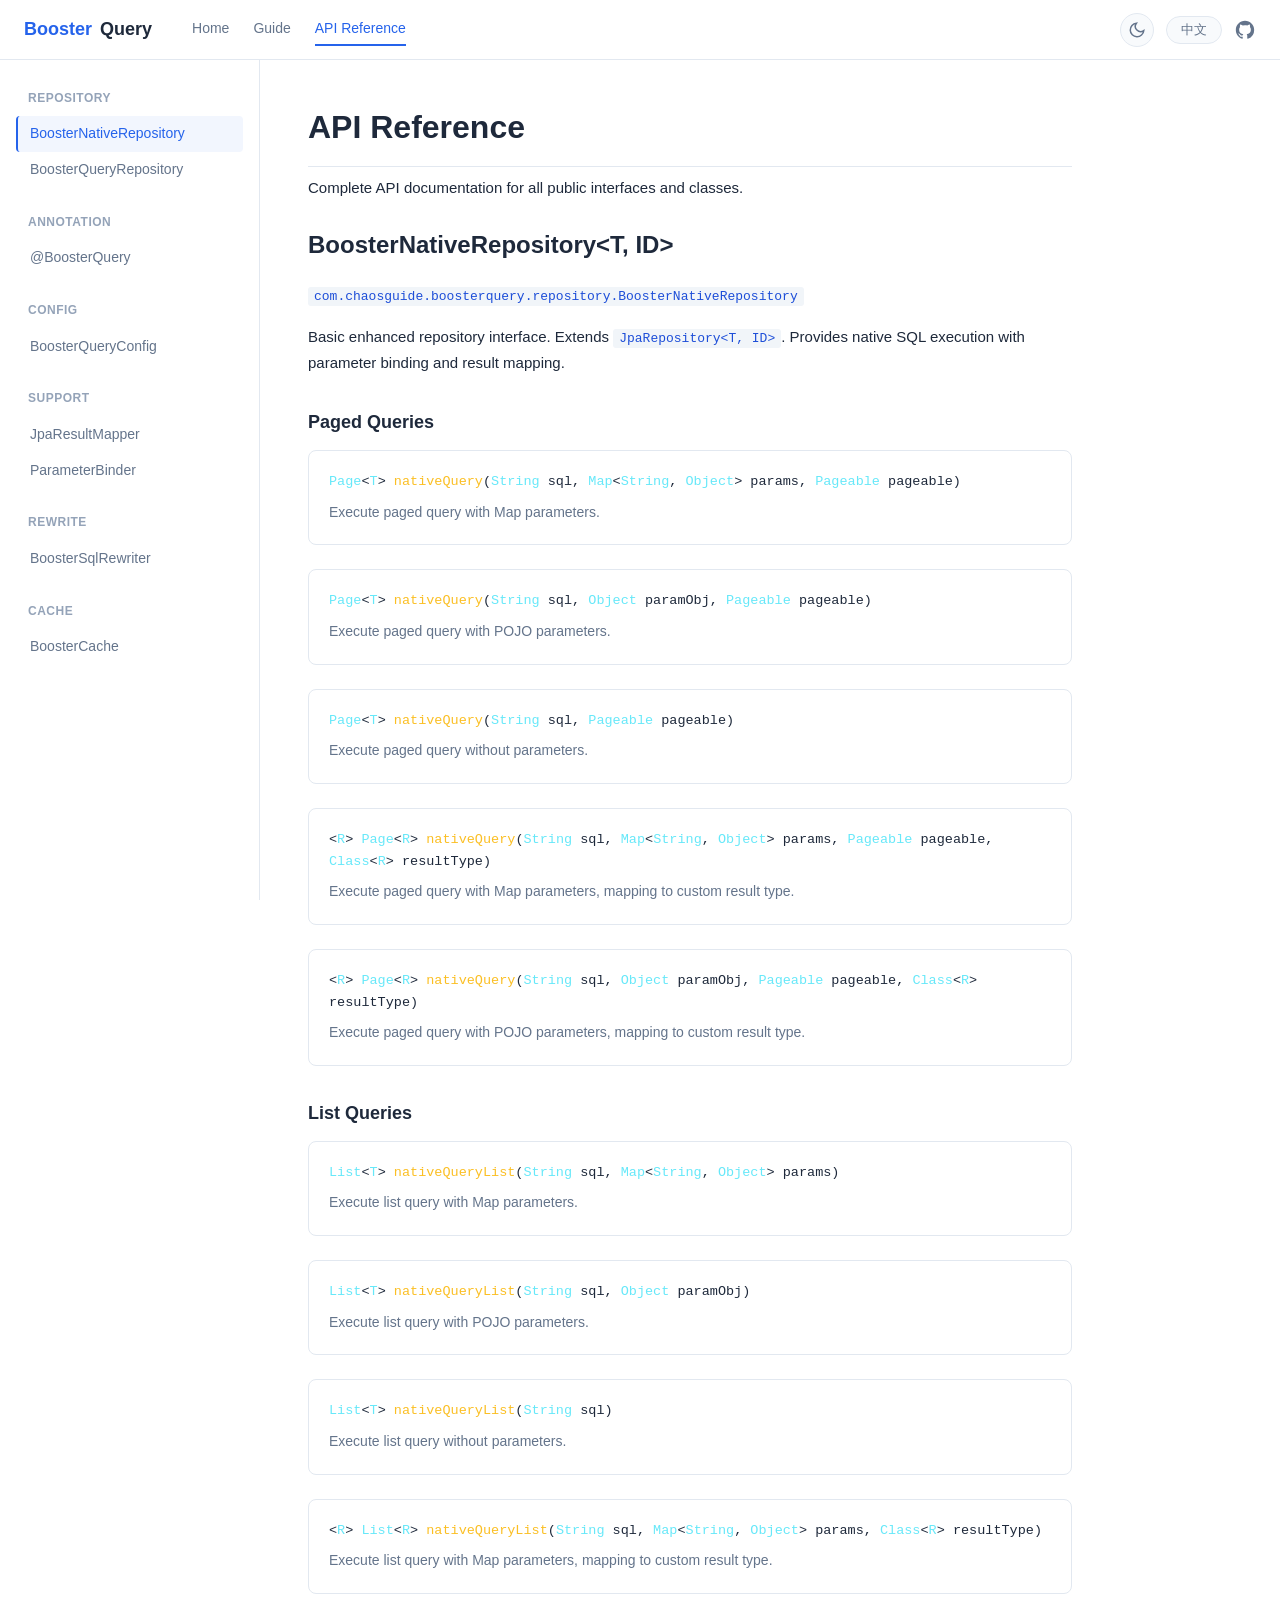
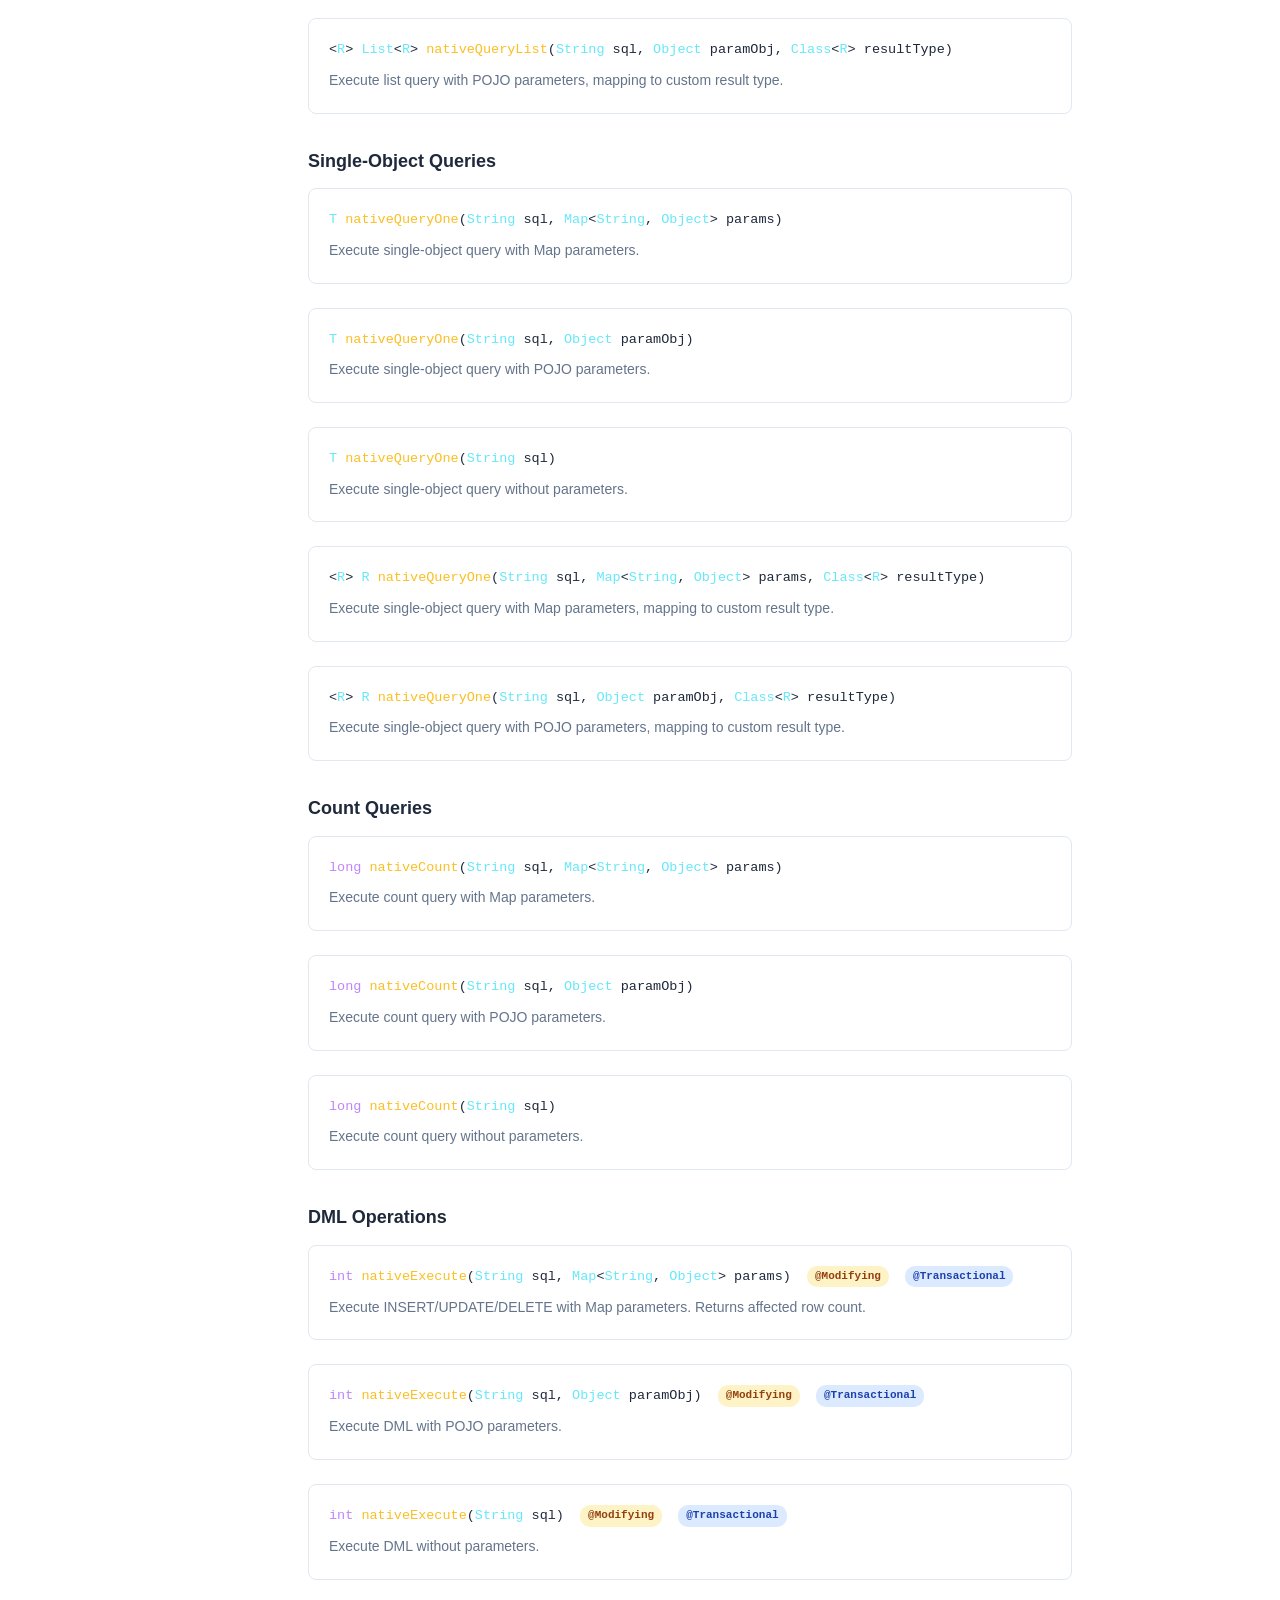
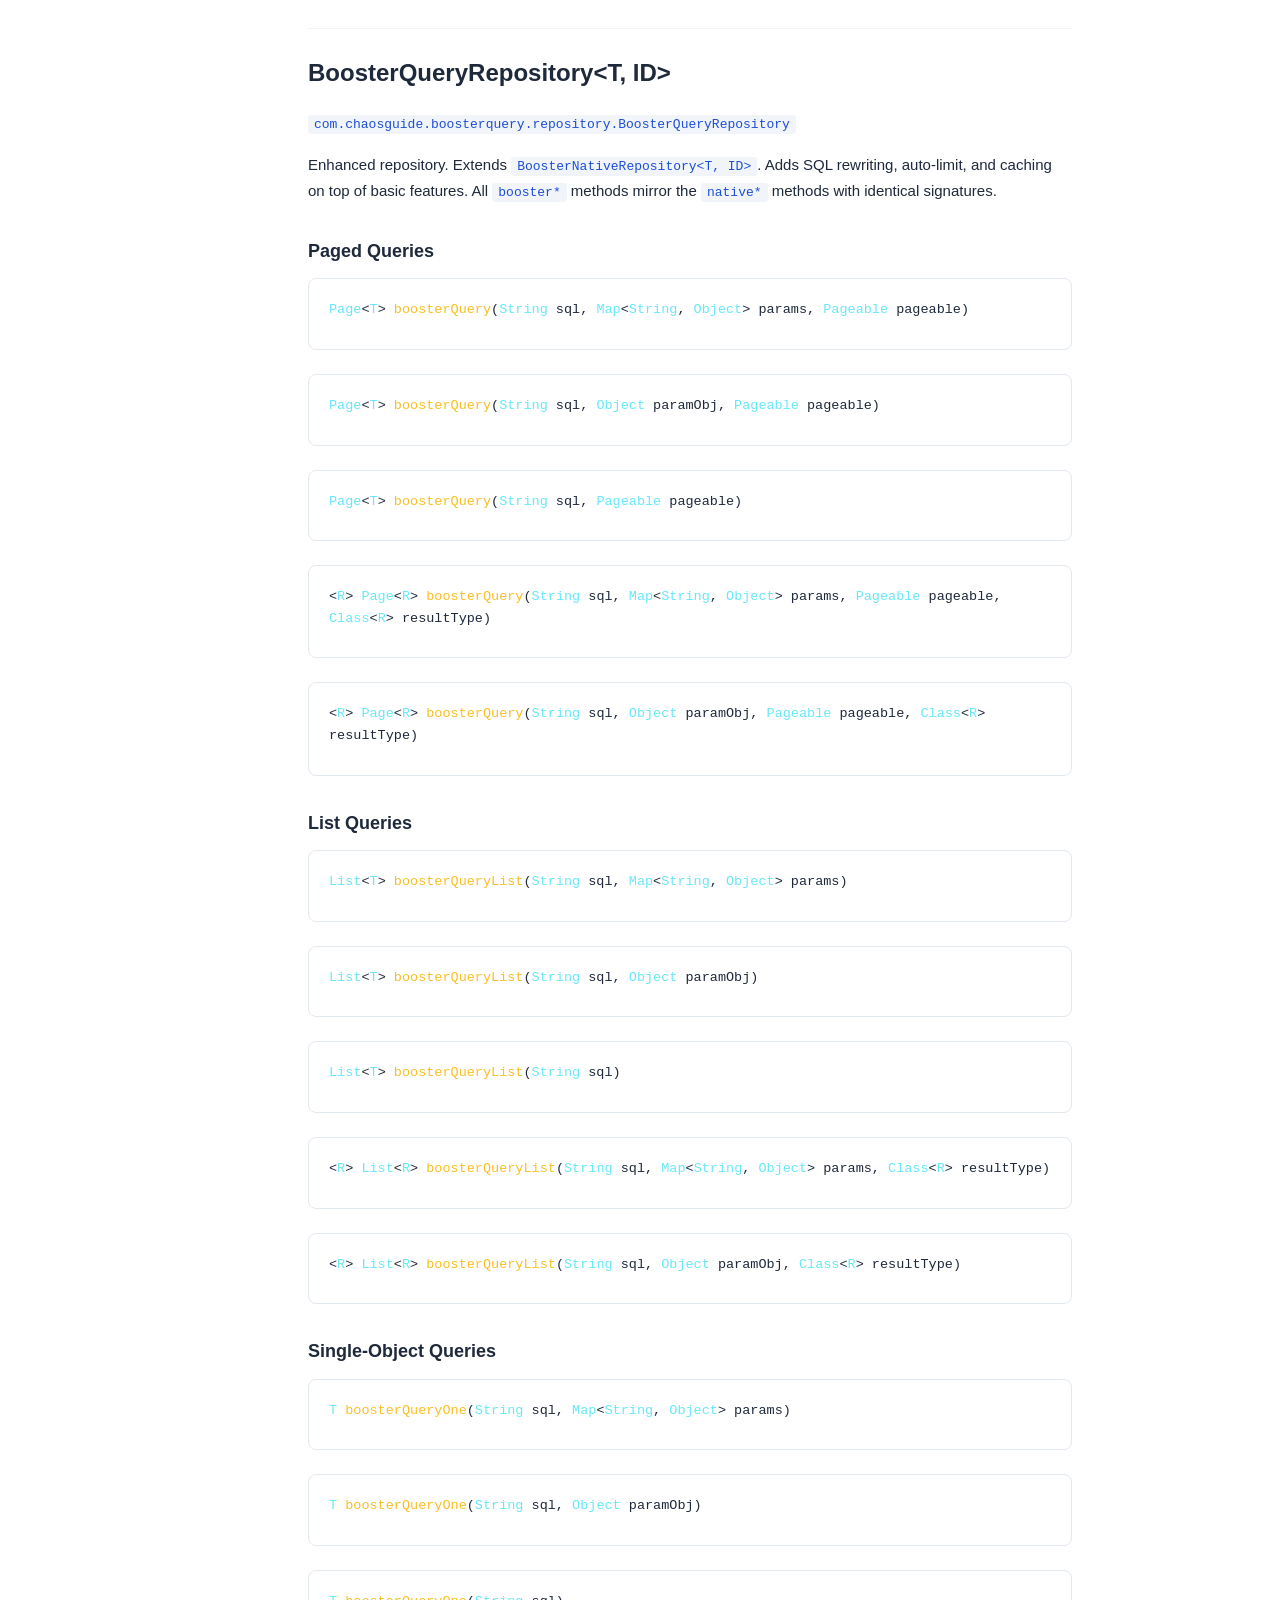
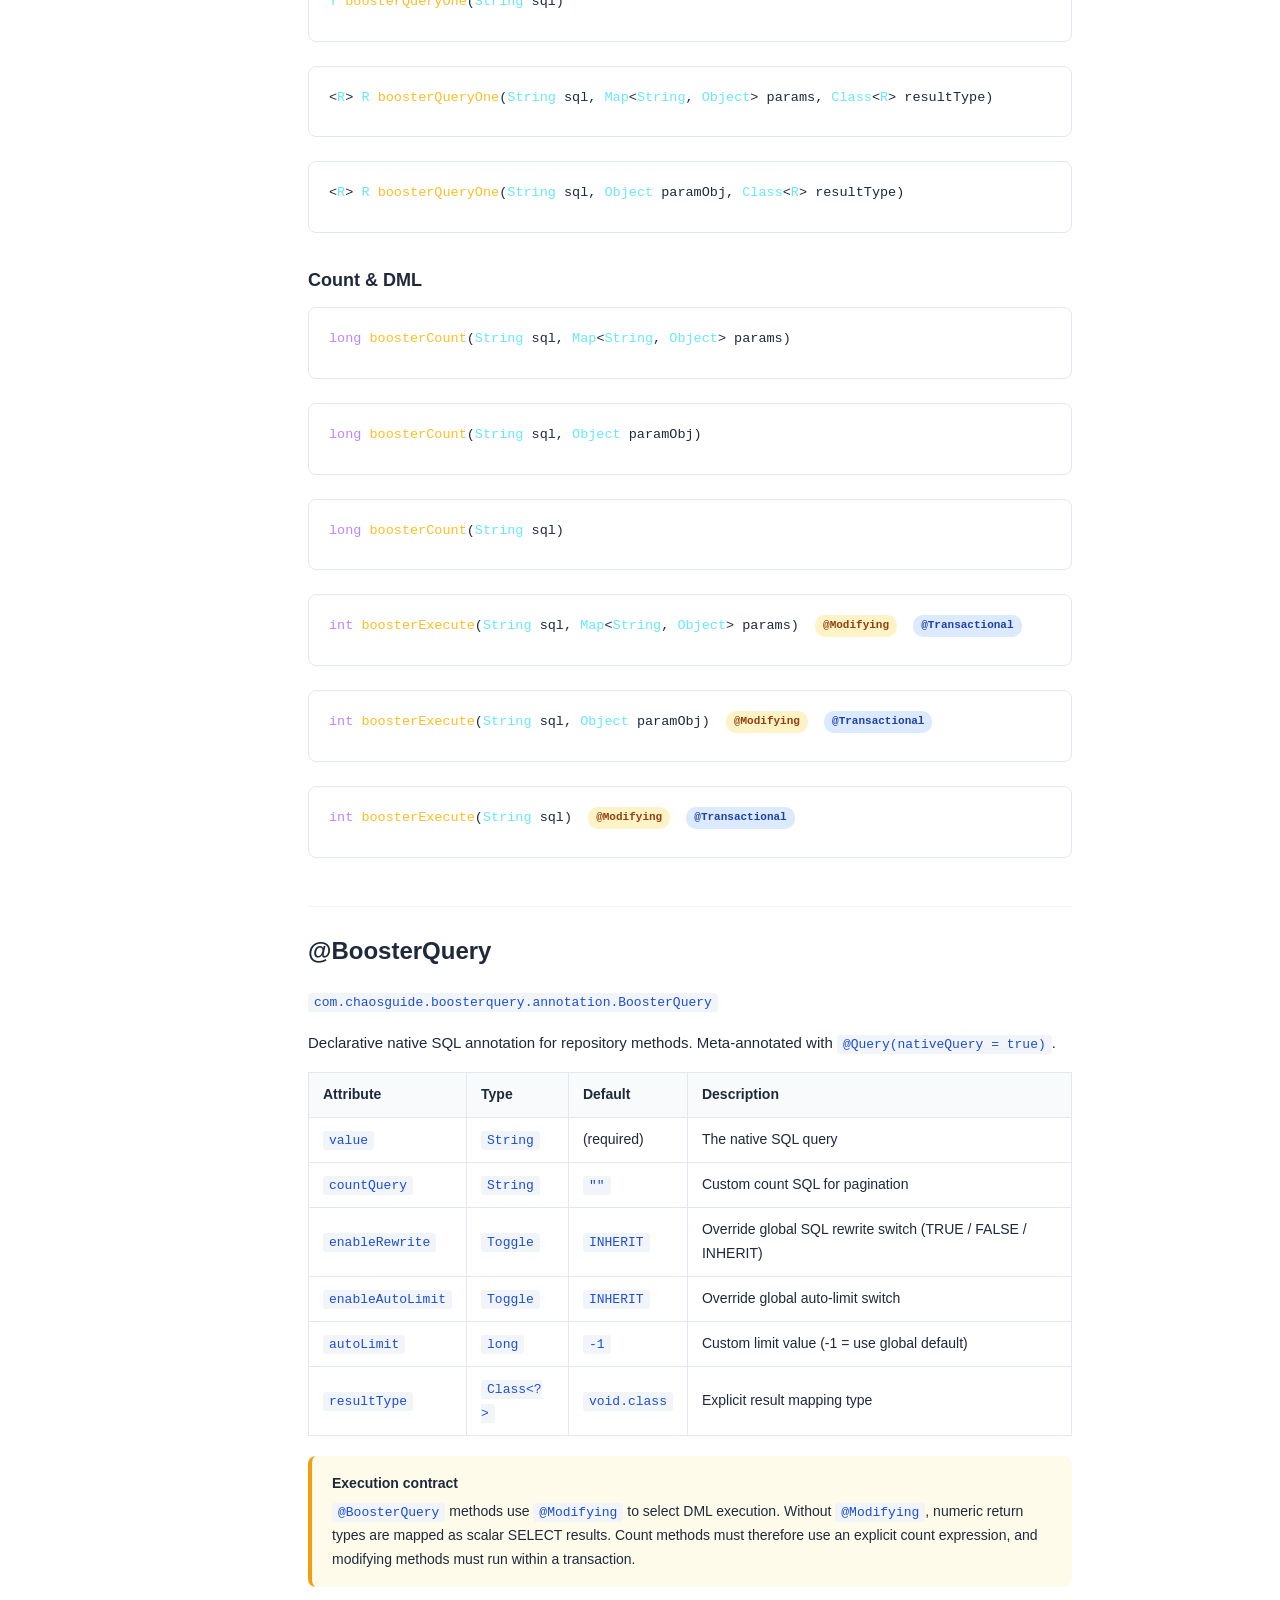
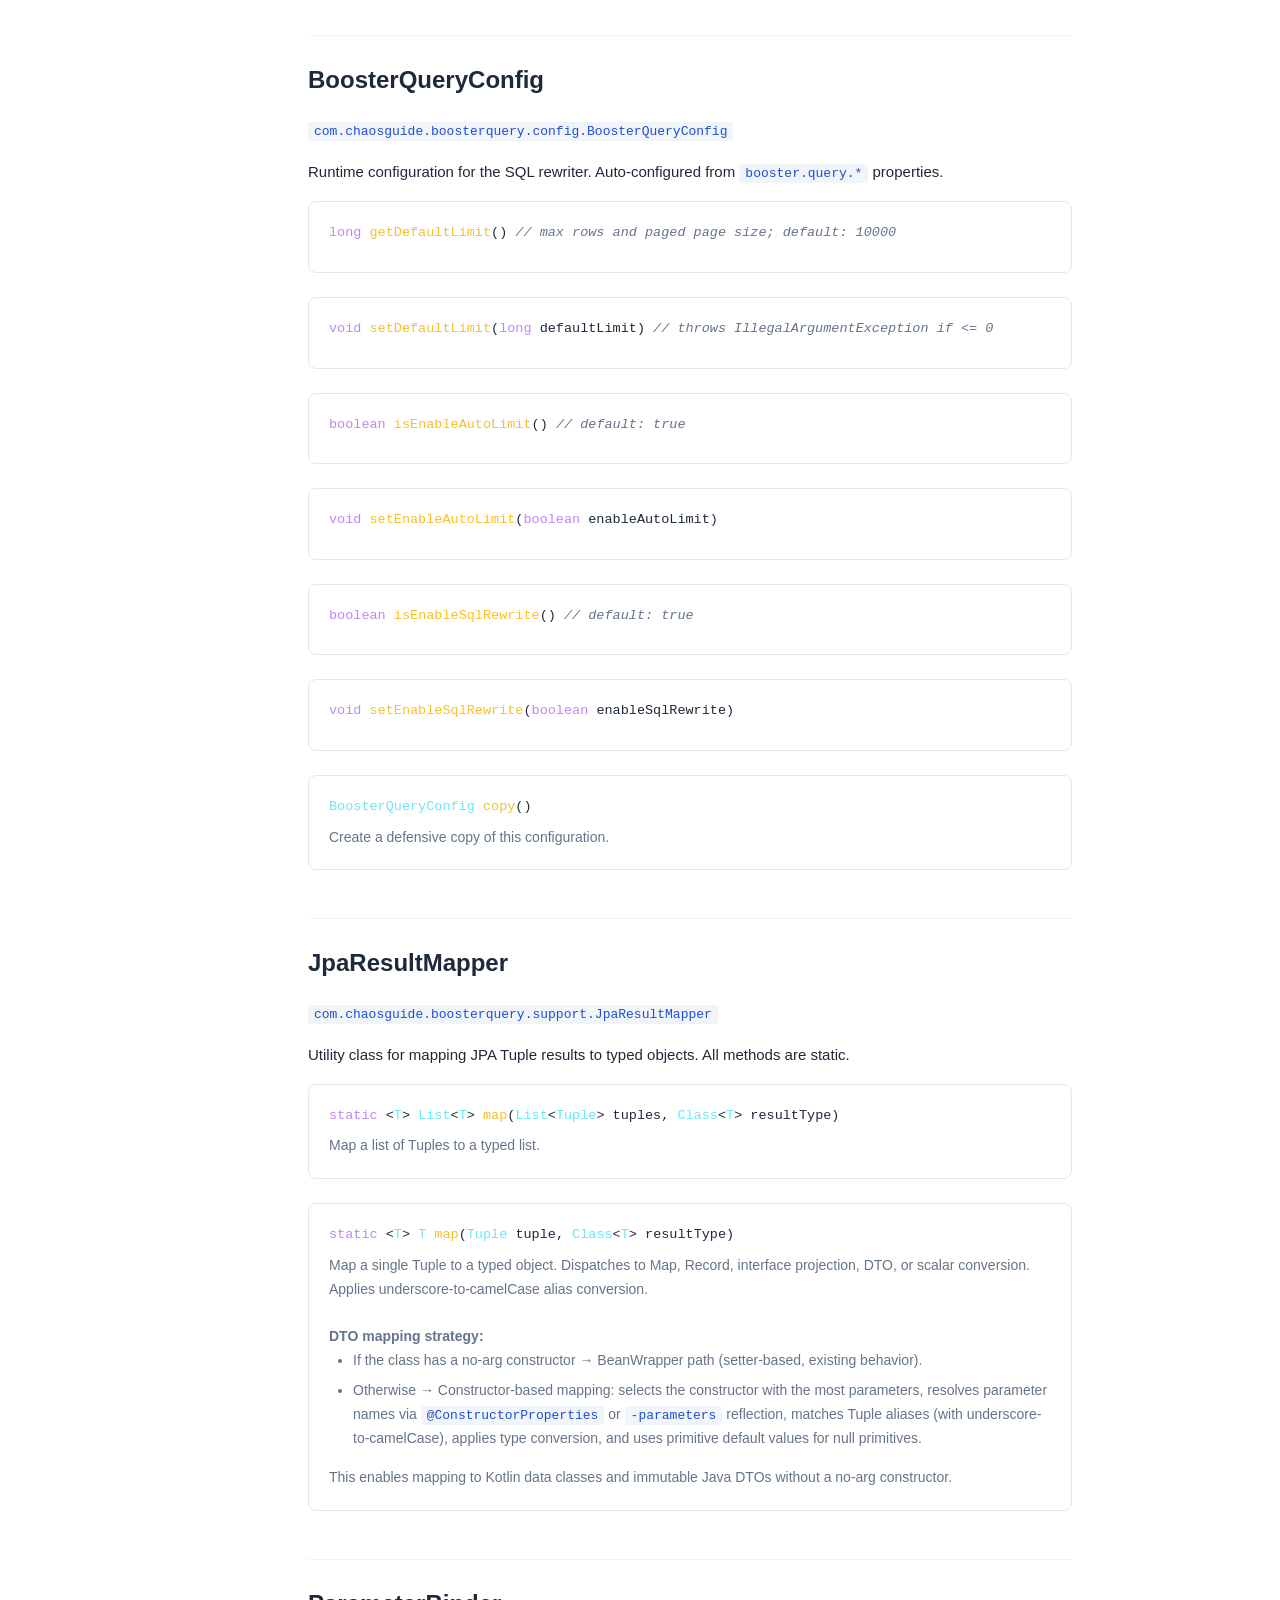
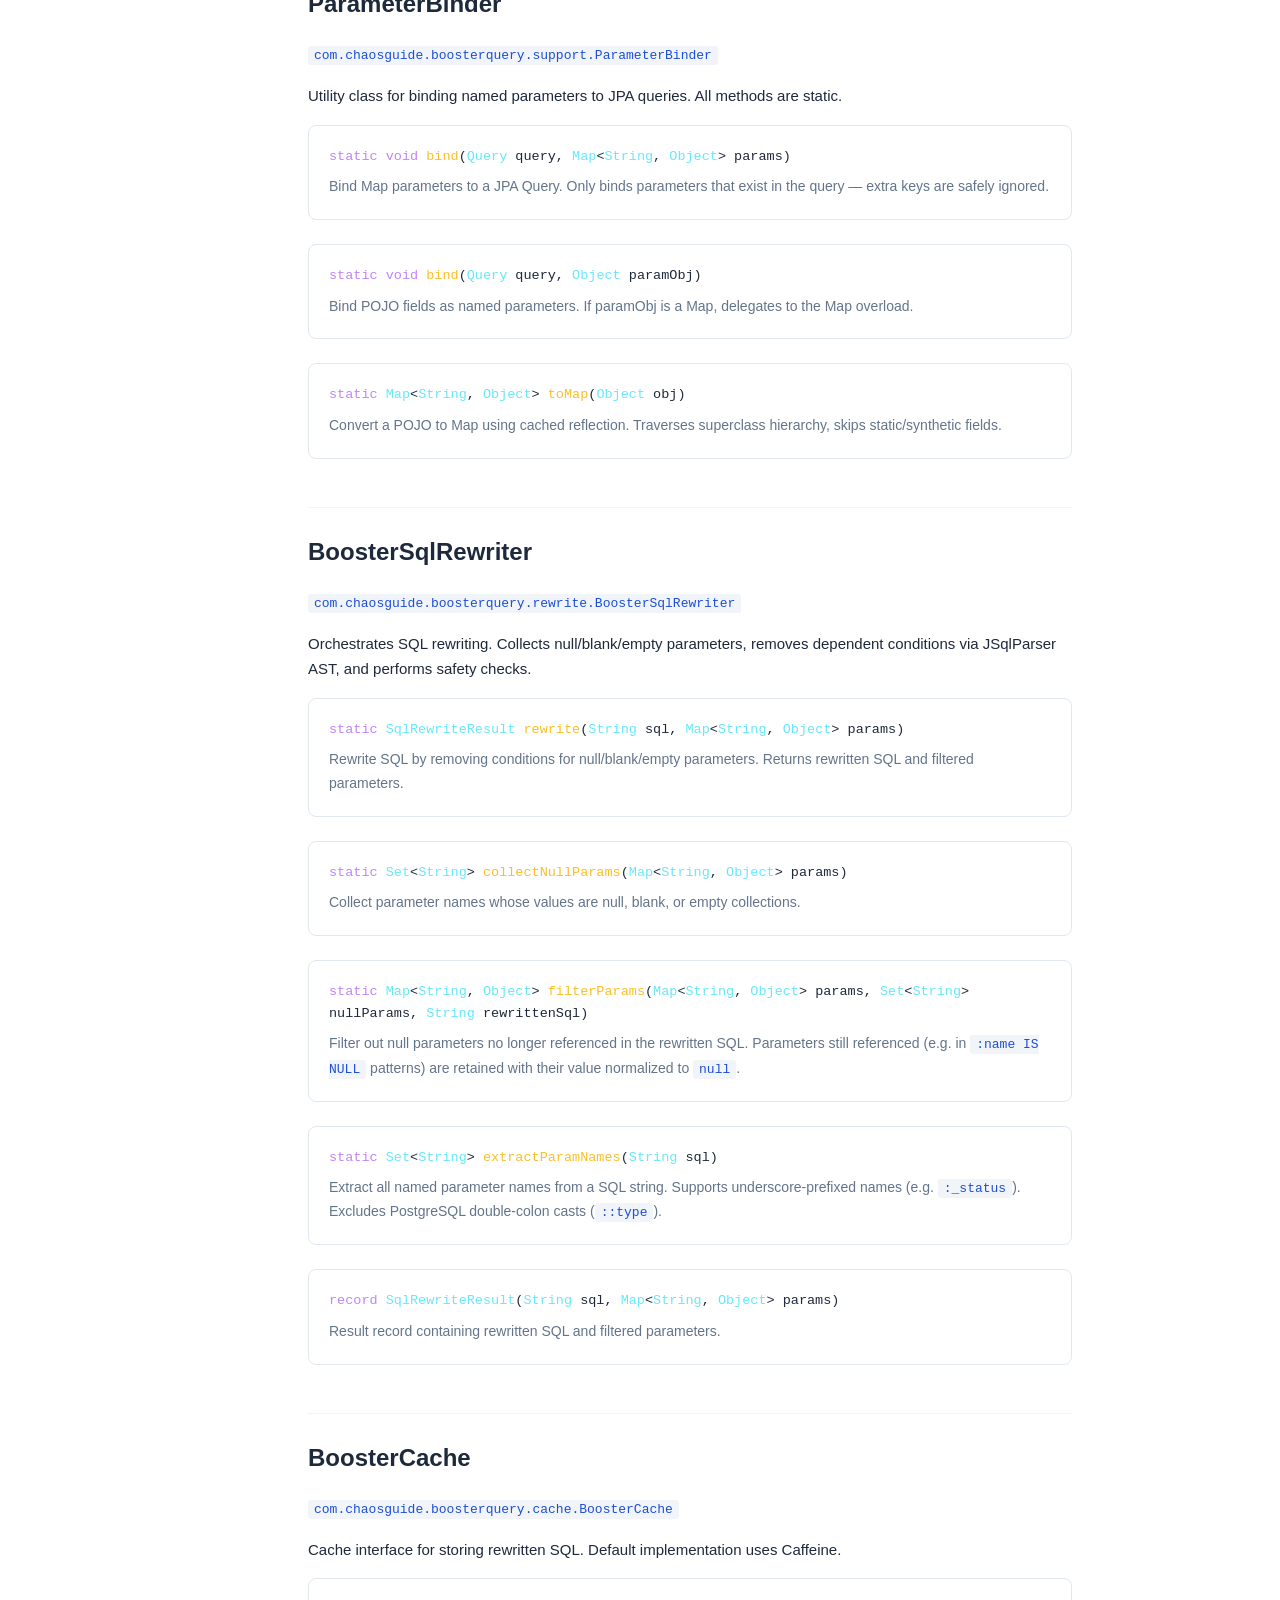
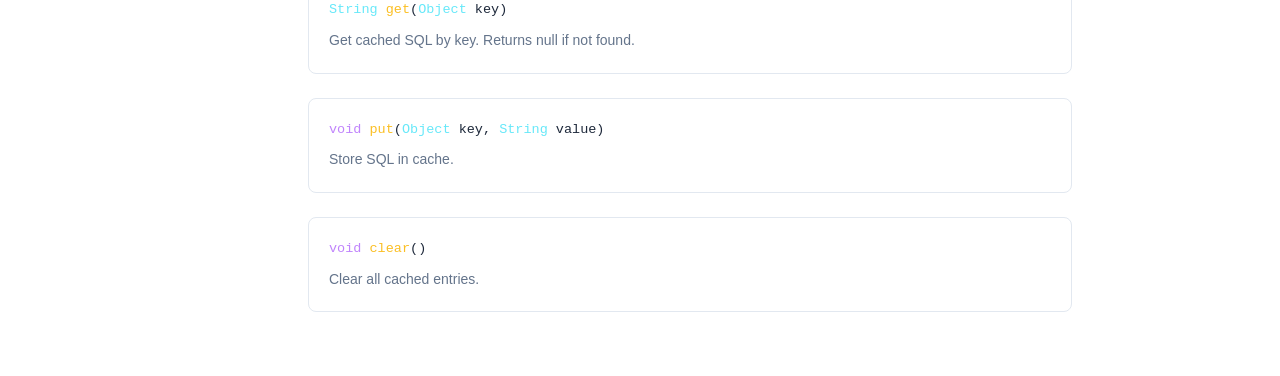
<file: docs/api.html>
<!DOCTYPE html>
<html lang="en" data-lang="en">
<head>
  <meta charset="UTF-8">
  <meta name="viewport" content="width=device-width, initial-scale=1.0">
  <title>API Reference — BoosterQuery</title>
  <link rel="stylesheet" href="css/style.css">
</head>
<body>

<!-- Top Navigation -->
<nav class="top-nav">
  <button class="menu-toggle" aria-label="Toggle menu">
    <svg viewBox="0 0 24 24" fill="none" stroke="currentColor" stroke-width="2"><line x1="3" y1="6" x2="21" y2="6"/><line x1="3" y1="12" x2="21" y2="12"/><line x1="3" y1="18" x2="21" y2="18"/></svg>
  </button>
  <a class="nav-brand" href="index.html"><span>Booster</span>Query</a>
  <div class="nav-links">
    <a href="index.html"><span class="en">Home</span><span class="zh">首页</span></a>
    <a href="guide.html"><span class="en">Guide</span><span class="zh">指南</span></a>
    <a href="api.html" class="active"><span class="en">API Reference</span><span class="zh">API 参考</span></a>
  </div>
  <div class="nav-right">
    <button class="theme-toggle" aria-label="Toggle theme">
      <svg class="icon-moon" viewBox="0 0 24 24" fill="none" stroke="currentColor" stroke-width="2"><path d="M21 12.79A9 9 0 1111.21 3a7 7 0 009.79 9.79z"/></svg>
      <svg class="icon-sun" viewBox="0 0 24 24" fill="none" stroke="currentColor" stroke-width="2"><circle cx="12" cy="12" r="5"/><line x1="12" y1="1" x2="12" y2="3"/><line x1="12" y1="21" x2="12" y2="23"/><line x1="4.22" y1="4.22" x2="5.64" y2="5.64"/><line x1="18.36" y1="18.36" x2="19.78" y2="19.78"/><line x1="1" y1="12" x2="3" y2="12"/><line x1="21" y1="12" x2="23" y2="12"/><line x1="4.22" y1="19.78" x2="5.64" y2="18.36"/><line x1="18.36" y1="5.64" x2="19.78" y2="4.22"/></svg>
    </button>
    <button class="lang-toggle">中文</button>
    <a class="github-link" href="https://github.com/axis-iam/booster-query" target="_blank" rel="noopener" aria-label="GitHub">
      <svg viewBox="0 0 24 24" fill="currentColor"><path d="M12 2C6.477 2 2 6.484 2 12.017c0 4.425 2.865 8.18 6.839 9.504.5.092.682-.217.682-.483 0-.237-.008-.868-.013-1.703-2.782.605-3.369-1.343-3.369-1.343-.454-1.158-1.11-1.466-1.11-1.466-.908-.62.069-.608.069-.608 1.003.07 1.531 1.032 1.531 1.032.892 1.53 2.341 1.088 2.91.832.092-.647.35-1.088.636-1.338-2.22-.253-4.555-1.113-4.555-4.951 0-1.093.39-1.988 1.029-2.688-.103-.253-.446-1.272.098-2.65 0 0 .84-.27 2.75 1.026A9.564 9.564 0 0112 6.844c.85.004 1.705.115 2.504.337 1.909-1.296 2.747-1.027 2.747-1.027.546 1.379.202 2.398.1 2.651.64.7 1.028 1.595 1.028 2.688 0 3.848-2.339 4.695-4.566 4.943.359.309.678.92.678 1.855 0 1.338-.012 2.419-.012 2.747 0 .268.18.58.688.482A10.019 10.019 0 0022 12.017C22 6.484 17.522 2 12 2z"/></svg>
    </a>
  </div>
</nav>

<div class="doc-layout">
<!-- Sidebar -->
<aside class="sidebar">
  <div class="sidebar-group">
    <h4>repository</h4>
    <a href="#booster-native-repository">BoosterNativeRepository</a>
    <a href="#booster-query-repository">BoosterQueryRepository</a>
  </div>
  <div class="sidebar-group">
    <h4>annotation</h4>
    <a href="#booster-query-ann">@BoosterQuery</a>
  </div>
  <div class="sidebar-group">
    <h4>config</h4>
    <a href="#booster-query-config">BoosterQueryConfig</a>
  </div>
  <div class="sidebar-group">
    <h4>support</h4>
    <a href="#jpa-result-mapper">JpaResultMapper</a>
    <a href="#parameter-binder">ParameterBinder</a>
  </div>
  <div class="sidebar-group">
    <h4>rewrite</h4>
    <a href="#booster-sql-rewriter">BoosterSqlRewriter</a>
  </div>
  <div class="sidebar-group">
    <h4>cache</h4>
    <a href="#booster-cache">BoosterCache</a>
  </div>
</aside>
<div class="sidebar-overlay"></div>

<main class="doc-content">
<h1><span class="en">API Reference</span><span class="zh">API 参考</span></h1>
<p>
  <span class="en">Complete API documentation for all public interfaces and classes.</span>
  <span class="zh">所有公共接口和类的完整 API 文档。</span>
</p>
<!-- BoosterNativeRepository -->
<h2 id="booster-native-repository">BoosterNativeRepository&lt;T, ID&gt;</h2>
<p><code>com.chaosguide.boosterquery.repository.BoosterNativeRepository</code></p>
<p>
  <span class="en">Basic enhanced repository interface. Extends <code>JpaRepository&lt;T, ID&gt;</code>. Provides native SQL execution with parameter binding and result mapping.</span>
  <span class="zh">基础增强仓库接口，继承 <code>JpaRepository&lt;T, ID&gt;</code>，提供原生 SQL 执行、参数绑定和结果映射。</span>
</p>

<h3><span class="en">Paged Queries</span><span class="zh">分页查询</span></h3>
<div class="api-method">
  <div class="method-sig"><span class="ty">Page</span>&lt;<span class="ty">T</span>&gt; <span class="fn">nativeQuery</span>(<span class="ty">String</span> sql, <span class="ty">Map</span>&lt;<span class="ty">String</span>, <span class="ty">Object</span>&gt; params, <span class="ty">Pageable</span> pageable)</div>
  <div class="method-desc"><span class="en">Execute paged query with Map parameters.</span><span class="zh">使用 Map 参数执行分页查询。</span></div>
</div>
<div class="api-method">
  <div class="method-sig"><span class="ty">Page</span>&lt;<span class="ty">T</span>&gt; <span class="fn">nativeQuery</span>(<span class="ty">String</span> sql, <span class="ty">Object</span> paramObj, <span class="ty">Pageable</span> pageable)</div>
  <div class="method-desc"><span class="en">Execute paged query with POJO parameters.</span><span class="zh">使用 POJO 参数执行分页查询。</span></div>
</div>
<div class="api-method">
  <div class="method-sig"><span class="ty">Page</span>&lt;<span class="ty">T</span>&gt; <span class="fn">nativeQuery</span>(<span class="ty">String</span> sql, <span class="ty">Pageable</span> pageable)</div>
  <div class="method-desc"><span class="en">Execute paged query without parameters.</span><span class="zh">无参数分页查询。</span></div>
</div>
<div class="api-method">
  <div class="method-sig">&lt;<span class="ty">R</span>&gt; <span class="ty">Page</span>&lt;<span class="ty">R</span>&gt; <span class="fn">nativeQuery</span>(<span class="ty">String</span> sql, <span class="ty">Map</span>&lt;<span class="ty">String</span>, <span class="ty">Object</span>&gt; params, <span class="ty">Pageable</span> pageable, <span class="ty">Class</span>&lt;<span class="ty">R</span>&gt; resultType)</div>
  <div class="method-desc"><span class="en">Execute paged query with Map parameters, mapping to custom result type.</span><span class="zh">使用 Map 参数执行分页查询，映射为自定义返回类型。</span></div>
</div>
<div class="api-method">
  <div class="method-sig">&lt;<span class="ty">R</span>&gt; <span class="ty">Page</span>&lt;<span class="ty">R</span>&gt; <span class="fn">nativeQuery</span>(<span class="ty">String</span> sql, <span class="ty">Object</span> paramObj, <span class="ty">Pageable</span> pageable, <span class="ty">Class</span>&lt;<span class="ty">R</span>&gt; resultType)</div>
  <div class="method-desc"><span class="en">Execute paged query with POJO parameters, mapping to custom result type.</span><span class="zh">使用 POJO 参数执行分页查询，映射为自定义返回类型。</span></div>
</div>

<h3><span class="en">List Queries</span><span class="zh">列表查询</span></h3>
<div class="api-method">
  <div class="method-sig"><span class="ty">List</span>&lt;<span class="ty">T</span>&gt; <span class="fn">nativeQueryList</span>(<span class="ty">String</span> sql, <span class="ty">Map</span>&lt;<span class="ty">String</span>, <span class="ty">Object</span>&gt; params)</div>
  <div class="method-desc"><span class="en">Execute list query with Map parameters.</span><span class="zh">使用 Map 参数执行列表查询。</span></div>
</div>
<div class="api-method">
  <div class="method-sig"><span class="ty">List</span>&lt;<span class="ty">T</span>&gt; <span class="fn">nativeQueryList</span>(<span class="ty">String</span> sql, <span class="ty">Object</span> paramObj)</div>
  <div class="method-desc"><span class="en">Execute list query with POJO parameters.</span><span class="zh">使用 POJO 参数执行列表查询。</span></div>
</div>
<div class="api-method">
  <div class="method-sig"><span class="ty">List</span>&lt;<span class="ty">T</span>&gt; <span class="fn">nativeQueryList</span>(<span class="ty">String</span> sql)</div>
  <div class="method-desc"><span class="en">Execute list query without parameters.</span><span class="zh">无参数列表查询。</span></div>
</div>
<div class="api-method">
  <div class="method-sig">&lt;<span class="ty">R</span>&gt; <span class="ty">List</span>&lt;<span class="ty">R</span>&gt; <span class="fn">nativeQueryList</span>(<span class="ty">String</span> sql, <span class="ty">Map</span>&lt;<span class="ty">String</span>, <span class="ty">Object</span>&gt; params, <span class="ty">Class</span>&lt;<span class="ty">R</span>&gt; resultType)</div>
  <div class="method-desc"><span class="en">Execute list query with Map parameters, mapping to custom result type.</span><span class="zh">使用 Map 参数执行列表查询，映射为自定义返回类型。</span></div>
</div>
<div class="api-method">
  <div class="method-sig">&lt;<span class="ty">R</span>&gt; <span class="ty">List</span>&lt;<span class="ty">R</span>&gt; <span class="fn">nativeQueryList</span>(<span class="ty">String</span> sql, <span class="ty">Object</span> paramObj, <span class="ty">Class</span>&lt;<span class="ty">R</span>&gt; resultType)</div>
  <div class="method-desc"><span class="en">Execute list query with POJO parameters, mapping to custom result type.</span><span class="zh">使用 POJO 参数执行列表查询，映射为自定义返回类型。</span></div>
</div>
<h3><span class="en">Single-Object Queries</span><span class="zh">单条查询</span></h3>
<div class="api-method">
  <div class="method-sig"><span class="ty">T</span> <span class="fn">nativeQueryOne</span>(<span class="ty">String</span> sql, <span class="ty">Map</span>&lt;<span class="ty">String</span>, <span class="ty">Object</span>&gt; params)</div>
  <div class="method-desc"><span class="en">Execute single-object query with Map parameters.</span><span class="zh">使用 Map 参数执行单条查询。</span></div>
</div>
<div class="api-method">
  <div class="method-sig"><span class="ty">T</span> <span class="fn">nativeQueryOne</span>(<span class="ty">String</span> sql, <span class="ty">Object</span> paramObj)</div>
  <div class="method-desc"><span class="en">Execute single-object query with POJO parameters.</span><span class="zh">使用 POJO 参数执行单条查询。</span></div>
</div>
<div class="api-method">
  <div class="method-sig"><span class="ty">T</span> <span class="fn">nativeQueryOne</span>(<span class="ty">String</span> sql)</div>
  <div class="method-desc"><span class="en">Execute single-object query without parameters.</span><span class="zh">无参数单条查询。</span></div>
</div>
<div class="api-method">
  <div class="method-sig">&lt;<span class="ty">R</span>&gt; <span class="ty">R</span> <span class="fn">nativeQueryOne</span>(<span class="ty">String</span> sql, <span class="ty">Map</span>&lt;<span class="ty">String</span>, <span class="ty">Object</span>&gt; params, <span class="ty">Class</span>&lt;<span class="ty">R</span>&gt; resultType)</div>
  <div class="method-desc"><span class="en">Execute single-object query with Map parameters, mapping to custom result type.</span><span class="zh">使用 Map 参数执行单条查询，映射为自定义返回类型。</span></div>
</div>
<div class="api-method">
  <div class="method-sig">&lt;<span class="ty">R</span>&gt; <span class="ty">R</span> <span class="fn">nativeQueryOne</span>(<span class="ty">String</span> sql, <span class="ty">Object</span> paramObj, <span class="ty">Class</span>&lt;<span class="ty">R</span>&gt; resultType)</div>
  <div class="method-desc"><span class="en">Execute single-object query with POJO parameters, mapping to custom result type.</span><span class="zh">使用 POJO 参数执行单条查询，映射为自定义返回类型。</span></div>
</div>

<h3><span class="en">Count Queries</span><span class="zh">计数查询</span></h3>
<div class="api-method">
  <div class="method-sig"><span class="kw">long</span> <span class="fn">nativeCount</span>(<span class="ty">String</span> sql, <span class="ty">Map</span>&lt;<span class="ty">String</span>, <span class="ty">Object</span>&gt; params)</div>
  <div class="method-desc"><span class="en">Execute count query with Map parameters.</span><span class="zh">使用 Map 参数执行计数查询。</span></div>
</div>
<div class="api-method">
  <div class="method-sig"><span class="kw">long</span> <span class="fn">nativeCount</span>(<span class="ty">String</span> sql, <span class="ty">Object</span> paramObj)</div>
  <div class="method-desc"><span class="en">Execute count query with POJO parameters.</span><span class="zh">使用 POJO 参数执行计数查询。</span></div>
</div>
<div class="api-method">
  <div class="method-sig"><span class="kw">long</span> <span class="fn">nativeCount</span>(<span class="ty">String</span> sql)</div>
  <div class="method-desc"><span class="en">Execute count query without parameters.</span><span class="zh">无参数计数查询。</span></div>
</div>

<h3><span class="en">DML Operations</span><span class="zh">DML 操作</span></h3>
<div class="api-method">
  <div class="method-sig"><span class="kw">int</span> <span class="fn">nativeExecute</span>(<span class="ty">String</span> sql, <span class="ty">Map</span>&lt;<span class="ty">String</span>, <span class="ty">Object</span>&gt; params) <span class="badge badge-mod">@Modifying</span> <span class="badge badge-tx">@Transactional</span></div>
  <div class="method-desc"><span class="en">Execute INSERT/UPDATE/DELETE with Map parameters. Returns affected row count.</span><span class="zh">使用 Map 参数执行 INSERT/UPDATE/DELETE，返回影响行数。</span></div>
</div>
<div class="api-method">
  <div class="method-sig"><span class="kw">int</span> <span class="fn">nativeExecute</span>(<span class="ty">String</span> sql, <span class="ty">Object</span> paramObj) <span class="badge badge-mod">@Modifying</span> <span class="badge badge-tx">@Transactional</span></div>
  <div class="method-desc"><span class="en">Execute DML with POJO parameters.</span><span class="zh">使用 POJO 参数执行 DML。</span></div>
</div>
<div class="api-method">
  <div class="method-sig"><span class="kw">int</span> <span class="fn">nativeExecute</span>(<span class="ty">String</span> sql) <span class="badge badge-mod">@Modifying</span> <span class="badge badge-tx">@Transactional</span></div>
  <div class="method-desc"><span class="en">Execute DML without parameters.</span><span class="zh">无参数执行 DML。</span></div>
</div>
<!-- BoosterQueryRepository -->
<h2 id="booster-query-repository">BoosterQueryRepository&lt;T, ID&gt;</h2>
<p><code>com.chaosguide.boosterquery.repository.BoosterQueryRepository</code></p>
<p>
  <span class="en">Enhanced repository. Extends <code>BoosterNativeRepository&lt;T, ID&gt;</code>. Adds SQL rewriting, auto-limit, and caching on top of basic features. All <code>booster*</code> methods mirror the <code>native*</code> methods with identical signatures.</span>
  <span class="zh">增强仓库，继承 <code>BoosterNativeRepository&lt;T, ID&gt;</code>。在基础特性之上增加 SQL 改写、自动限制和缓存。所有 <code>booster*</code> 方法与 <code>native*</code> 方法签名一致。</span>
</p>

<h3><span class="en">Paged Queries</span><span class="zh">分页查询</span></h3>
<div class="api-method">
  <div class="method-sig"><span class="ty">Page</span>&lt;<span class="ty">T</span>&gt; <span class="fn">boosterQuery</span>(<span class="ty">String</span> sql, <span class="ty">Map</span>&lt;<span class="ty">String</span>, <span class="ty">Object</span>&gt; params, <span class="ty">Pageable</span> pageable)</div>
</div>
<div class="api-method">
  <div class="method-sig"><span class="ty">Page</span>&lt;<span class="ty">T</span>&gt; <span class="fn">boosterQuery</span>(<span class="ty">String</span> sql, <span class="ty">Object</span> paramObj, <span class="ty">Pageable</span> pageable)</div>
</div>
<div class="api-method">
  <div class="method-sig"><span class="ty">Page</span>&lt;<span class="ty">T</span>&gt; <span class="fn">boosterQuery</span>(<span class="ty">String</span> sql, <span class="ty">Pageable</span> pageable)</div>
</div>
<div class="api-method">
  <div class="method-sig">&lt;<span class="ty">R</span>&gt; <span class="ty">Page</span>&lt;<span class="ty">R</span>&gt; <span class="fn">boosterQuery</span>(<span class="ty">String</span> sql, <span class="ty">Map</span>&lt;<span class="ty">String</span>, <span class="ty">Object</span>&gt; params, <span class="ty">Pageable</span> pageable, <span class="ty">Class</span>&lt;<span class="ty">R</span>&gt; resultType)</div>
</div>
<div class="api-method">
  <div class="method-sig">&lt;<span class="ty">R</span>&gt; <span class="ty">Page</span>&lt;<span class="ty">R</span>&gt; <span class="fn">boosterQuery</span>(<span class="ty">String</span> sql, <span class="ty">Object</span> paramObj, <span class="ty">Pageable</span> pageable, <span class="ty">Class</span>&lt;<span class="ty">R</span>&gt; resultType)</div>
</div>

<h3><span class="en">List Queries</span><span class="zh">列表查询</span></h3>
<div class="api-method">
  <div class="method-sig"><span class="ty">List</span>&lt;<span class="ty">T</span>&gt; <span class="fn">boosterQueryList</span>(<span class="ty">String</span> sql, <span class="ty">Map</span>&lt;<span class="ty">String</span>, <span class="ty">Object</span>&gt; params)</div>
</div>
<div class="api-method">
  <div class="method-sig"><span class="ty">List</span>&lt;<span class="ty">T</span>&gt; <span class="fn">boosterQueryList</span>(<span class="ty">String</span> sql, <span class="ty">Object</span> paramObj)</div>
</div>
<div class="api-method">
  <div class="method-sig"><span class="ty">List</span>&lt;<span class="ty">T</span>&gt; <span class="fn">boosterQueryList</span>(<span class="ty">String</span> sql)</div>
</div>
<div class="api-method">
  <div class="method-sig">&lt;<span class="ty">R</span>&gt; <span class="ty">List</span>&lt;<span class="ty">R</span>&gt; <span class="fn">boosterQueryList</span>(<span class="ty">String</span> sql, <span class="ty">Map</span>&lt;<span class="ty">String</span>, <span class="ty">Object</span>&gt; params, <span class="ty">Class</span>&lt;<span class="ty">R</span>&gt; resultType)</div>
</div>
<div class="api-method">
  <div class="method-sig">&lt;<span class="ty">R</span>&gt; <span class="ty">List</span>&lt;<span class="ty">R</span>&gt; <span class="fn">boosterQueryList</span>(<span class="ty">String</span> sql, <span class="ty">Object</span> paramObj, <span class="ty">Class</span>&lt;<span class="ty">R</span>&gt; resultType)</div>
</div>

<h3><span class="en">Single-Object Queries</span><span class="zh">单条查询</span></h3>
<div class="api-method">
  <div class="method-sig"><span class="ty">T</span> <span class="fn">boosterQueryOne</span>(<span class="ty">String</span> sql, <span class="ty">Map</span>&lt;<span class="ty">String</span>, <span class="ty">Object</span>&gt; params)</div>
</div>
<div class="api-method">
  <div class="method-sig"><span class="ty">T</span> <span class="fn">boosterQueryOne</span>(<span class="ty">String</span> sql, <span class="ty">Object</span> paramObj)</div>
</div>
<div class="api-method">
  <div class="method-sig"><span class="ty">T</span> <span class="fn">boosterQueryOne</span>(<span class="ty">String</span> sql)</div>
</div>
<div class="api-method">
  <div class="method-sig">&lt;<span class="ty">R</span>&gt; <span class="ty">R</span> <span class="fn">boosterQueryOne</span>(<span class="ty">String</span> sql, <span class="ty">Map</span>&lt;<span class="ty">String</span>, <span class="ty">Object</span>&gt; params, <span class="ty">Class</span>&lt;<span class="ty">R</span>&gt; resultType)</div>
</div>
<div class="api-method">
  <div class="method-sig">&lt;<span class="ty">R</span>&gt; <span class="ty">R</span> <span class="fn">boosterQueryOne</span>(<span class="ty">String</span> sql, <span class="ty">Object</span> paramObj, <span class="ty">Class</span>&lt;<span class="ty">R</span>&gt; resultType)</div>
</div>

<h3><span class="en">Count &amp; DML</span><span class="zh">计数与 DML</span></h3>
<div class="api-method">
  <div class="method-sig"><span class="kw">long</span> <span class="fn">boosterCount</span>(<span class="ty">String</span> sql, <span class="ty">Map</span>&lt;<span class="ty">String</span>, <span class="ty">Object</span>&gt; params)</div>
</div>
<div class="api-method">
  <div class="method-sig"><span class="kw">long</span> <span class="fn">boosterCount</span>(<span class="ty">String</span> sql, <span class="ty">Object</span> paramObj)</div>
</div>
<div class="api-method">
  <div class="method-sig"><span class="kw">long</span> <span class="fn">boosterCount</span>(<span class="ty">String</span> sql)</div>
</div>
<div class="api-method">
  <div class="method-sig"><span class="kw">int</span> <span class="fn">boosterExecute</span>(<span class="ty">String</span> sql, <span class="ty">Map</span>&lt;<span class="ty">String</span>, <span class="ty">Object</span>&gt; params) <span class="badge badge-mod">@Modifying</span> <span class="badge badge-tx">@Transactional</span></div>
</div>
<div class="api-method">
  <div class="method-sig"><span class="kw">int</span> <span class="fn">boosterExecute</span>(<span class="ty">String</span> sql, <span class="ty">Object</span> paramObj) <span class="badge badge-mod">@Modifying</span> <span class="badge badge-tx">@Transactional</span></div>
</div>
<div class="api-method">
  <div class="method-sig"><span class="kw">int</span> <span class="fn">boosterExecute</span>(<span class="ty">String</span> sql) <span class="badge badge-mod">@Modifying</span> <span class="badge badge-tx">@Transactional</span></div>
</div>
<!-- @BoosterQuery Annotation -->
<h2 id="booster-query-ann">@BoosterQuery</h2>
<p><code>com.chaosguide.boosterquery.annotation.BoosterQuery</code></p>
<p>
  <span class="en">Declarative native SQL annotation for repository methods. Meta-annotated with <code>@Query(nativeQuery = true)</code>.</span>
  <span class="zh">Repository 方法上的声明式原生 SQL 注解，元注解包含 <code>@Query(nativeQuery = true)</code>。</span>
</p>
<table>
  <thead>
    <tr>
      <th><span class="en">Attribute</span><span class="zh">属性</span></th>
      <th><span class="en">Type</span><span class="zh">类型</span></th>
      <th><span class="en">Default</span><span class="zh">默认值</span></th>
      <th><span class="en">Description</span><span class="zh">说明</span></th>
    </tr>
  </thead>
  <tbody>
    <tr>
      <td><code>value</code></td>
      <td><code>String</code></td>
      <td><span class="en">(required)</span><span class="zh">（必填）</span></td>
      <td><span class="en">The native SQL query</span><span class="zh">原生 SQL 查询语句</span></td>
    </tr>
    <tr>
      <td><code>countQuery</code></td>
      <td><code>String</code></td>
      <td><code>""</code></td>
      <td><span class="en">Custom count SQL for pagination</span><span class="zh">分页用的自定义计数 SQL</span></td>
    </tr>
    <tr>
      <td><code>enableRewrite</code></td>
      <td><code>Toggle</code></td>
      <td><code>INHERIT</code></td>
      <td><span class="en">Override global SQL rewrite switch (TRUE / FALSE / INHERIT)</span><span class="zh">覆盖全局 SQL 改写开关</span></td>
    </tr>
    <tr>
      <td><code>enableAutoLimit</code></td>
      <td><code>Toggle</code></td>
      <td><code>INHERIT</code></td>
      <td><span class="en">Override global auto-limit switch</span><span class="zh">覆盖全局自动限制开关</span></td>
    </tr>
    <tr>
      <td><code>autoLimit</code></td>
      <td><code>long</code></td>
      <td><code>-1</code></td>
      <td><span class="en">Custom limit value (-1 = use global default)</span><span class="zh">自定义限制值（-1 表示使用全局默认）</span></td>
    </tr>
    <tr>
      <td><code>resultType</code></td>
      <td><code>Class&lt;?&gt;</code></td>
      <td><code>void.class</code></td>
      <td><span class="en">Explicit result mapping type</span><span class="zh">显式指定结果映射类型</span></td>
    </tr>
  </tbody>
</table>

<div class="warning">
  <strong><span class="en">Execution contract</span><span class="zh">执行约定</span></strong>
  <span class="en"><code>@BoosterQuery</code> methods use <code>@Modifying</code> to select DML execution. Without <code>@Modifying</code>, numeric return types are mapped as scalar SELECT results. Count methods must therefore use an explicit count expression, and modifying methods must run within a transaction.</span>
  <span class="zh"><code>@BoosterQuery</code> 方法通过 <code>@Modifying</code> 选择 DML 执行。未标注 <code>@Modifying</code> 时，数值返回类型按标量 SELECT 结果映射。因此计数方法必须显式使用计数表达式，修改方法必须在事务中运行。</span>
</div>

<!-- BoosterQueryConfig -->
<h2 id="booster-query-config">BoosterQueryConfig</h2>
<p><code>com.chaosguide.boosterquery.config.BoosterQueryConfig</code></p>
<p>
  <span class="en">Runtime configuration for the SQL rewriter. Auto-configured from <code>booster.query.*</code> properties.</span>
  <span class="zh">SQL 改写器的运行时配置，从 <code>booster.query.*</code> 属性自动配置。</span>
</p>
<div class="api-method">
  <div class="method-sig"><span class="kw">long</span> <span class="fn">getDefaultLimit</span>() <span class="cm">// max rows and paged page size; default: 10000</span></div>
</div>
<div class="api-method">
  <div class="method-sig"><span class="kw">void</span> <span class="fn">setDefaultLimit</span>(<span class="kw">long</span> defaultLimit) <span class="cm">// throws IllegalArgumentException if &lt;= 0</span></div>
</div>
<div class="api-method">
  <div class="method-sig"><span class="kw">boolean</span> <span class="fn">isEnableAutoLimit</span>() <span class="cm">// default: true</span></div>
</div>
<div class="api-method">
  <div class="method-sig"><span class="kw">void</span> <span class="fn">setEnableAutoLimit</span>(<span class="kw">boolean</span> enableAutoLimit)</div>
</div>
<div class="api-method">
  <div class="method-sig"><span class="kw">boolean</span> <span class="fn">isEnableSqlRewrite</span>() <span class="cm">// default: true</span></div>
</div>
<div class="api-method">
  <div class="method-sig"><span class="kw">void</span> <span class="fn">setEnableSqlRewrite</span>(<span class="kw">boolean</span> enableSqlRewrite)</div>
</div>
<div class="api-method">
  <div class="method-sig"><span class="ty">BoosterQueryConfig</span> <span class="fn">copy</span>()</div>
  <div class="method-desc"><span class="en">Create a defensive copy of this configuration.</span><span class="zh">创建此配置的防御性副本。</span></div>
</div>
<!-- JpaResultMapper -->
<h2 id="jpa-result-mapper">JpaResultMapper</h2>
<p><code>com.chaosguide.boosterquery.support.JpaResultMapper</code></p>
<p>
  <span class="en">Utility class for mapping JPA Tuple results to typed objects. All methods are static.</span>
  <span class="zh">将 JPA Tuple 结果映射为类型化对象的工具类，所有方法均为静态方法。</span>
</p>
<div class="api-method">
  <div class="method-sig"><span class="kw">static</span> &lt;<span class="ty">T</span>&gt; <span class="ty">List</span>&lt;<span class="ty">T</span>&gt; <span class="fn">map</span>(<span class="ty">List</span>&lt;<span class="ty">Tuple</span>&gt; tuples, <span class="ty">Class</span>&lt;<span class="ty">T</span>&gt; resultType)</div>
  <div class="method-desc"><span class="en">Map a list of Tuples to a typed list.</span><span class="zh">将 Tuple 列表映射为类型化列表。</span></div>
</div>
<div class="api-method">
  <div class="method-sig"><span class="kw">static</span> &lt;<span class="ty">T</span>&gt; <span class="ty">T</span> <span class="fn">map</span>(<span class="ty">Tuple</span> tuple, <span class="ty">Class</span>&lt;<span class="ty">T</span>&gt; resultType)</div>
  <div class="method-desc">
    <span class="en">Map a single Tuple to a typed object. Dispatches to Map, Record, interface projection, DTO, or scalar conversion. Applies underscore-to-camelCase alias conversion.
      <br><br><b>DTO mapping strategy:</b>
      <ul>
        <li>If the class has a no-arg constructor → BeanWrapper path (setter-based, existing behavior).</li>
        <li>Otherwise → Constructor-based mapping: selects the constructor with the most parameters, resolves parameter names via <code>@ConstructorProperties</code> or <code>-parameters</code> reflection, matches Tuple aliases (with underscore-to-camelCase), applies type conversion, and uses primitive default values for null primitives.</li>
      </ul>
      This enables mapping to Kotlin data classes and immutable Java DTOs without a no-arg constructor.
    </span>
    <span class="zh">将单个 Tuple 映射为类型化对象。分发到 Map、Record、接口投影、DTO 或标量转换。自动应用下划线转驼峰别名转换。
      <br><br><b>DTO 映射策略：</b>
      <ul>
        <li>有无参构造器 → BeanWrapper 路径（基于 setter，现有行为）。</li>
        <li>无无参构造器 → 构造器推断映射：选择参数最多的构造器，通过 <code>@ConstructorProperties</code> 或 <code>-parameters</code> 反射解析参数名，匹配 Tuple 别名（含下划线转驼峰），自动类型转换，基本类型 null 安全。</li>
      </ul>
      支持 Kotlin data class 和无无参构造器的不可变 Java DTO 映射。
    </span>
  </div>
</div>

<!-- ParameterBinder -->
<h2 id="parameter-binder">ParameterBinder</h2>
<p><code>com.chaosguide.boosterquery.support.ParameterBinder</code></p>
<p>
  <span class="en">Utility class for binding named parameters to JPA queries. All methods are static.</span>
  <span class="zh">将命名参数绑定到 JPA 查询的工具类，所有方法均为静态方法。</span>
</p>
<div class="api-method">
  <div class="method-sig"><span class="kw">static void</span> <span class="fn">bind</span>(<span class="ty">Query</span> query, <span class="ty">Map</span>&lt;<span class="ty">String</span>, <span class="ty">Object</span>&gt; params)</div>
  <div class="method-desc"><span class="en">Bind Map parameters to a JPA Query. Only binds parameters that exist in the query — extra keys are safely ignored.</span><span class="zh">将 Map 参数绑定到 JPA Query。仅绑定查询中存在的参数，多余的键会被安全忽略。</span></div>
</div>
<div class="api-method">
  <div class="method-sig"><span class="kw">static void</span> <span class="fn">bind</span>(<span class="ty">Query</span> query, <span class="ty">Object</span> paramObj)</div>
  <div class="method-desc"><span class="en">Bind POJO fields as named parameters. If paramObj is a Map, delegates to the Map overload.</span><span class="zh">将 POJO 字段作为命名参数绑定。如果 paramObj 是 Map，则委托给 Map 重载。</span></div>
</div>
<div class="api-method">
  <div class="method-sig"><span class="kw">static</span> <span class="ty">Map</span>&lt;<span class="ty">String</span>, <span class="ty">Object</span>&gt; <span class="fn">toMap</span>(<span class="ty">Object</span> obj)</div>
  <div class="method-desc"><span class="en">Convert a POJO to Map using cached reflection. Traverses superclass hierarchy, skips static/synthetic fields.</span><span class="zh">使用缓存反射将 POJO 转换为 Map。遍历父类层级，跳过 static/synthetic 字段。</span></div>
</div>

<!-- BoosterSqlRewriter -->
<h2 id="booster-sql-rewriter">BoosterSqlRewriter</h2>
<p><code>com.chaosguide.boosterquery.rewrite.BoosterSqlRewriter</code></p>
<p>
  <span class="en">Orchestrates SQL rewriting. Collects null/blank/empty parameters, removes dependent conditions via JSqlParser AST, and performs safety checks.</span>
  <span class="zh">编排 SQL 改写流程。收集 null/空白/空集合参数，通过 JSqlParser AST 移除依赖条件，并执行安全检查。</span>
</p>
<div class="api-method">
  <div class="method-sig"><span class="kw">static</span> <span class="ty">SqlRewriteResult</span> <span class="fn">rewrite</span>(<span class="ty">String</span> sql, <span class="ty">Map</span>&lt;<span class="ty">String</span>, <span class="ty">Object</span>&gt; params)</div>
  <div class="method-desc"><span class="en">Rewrite SQL by removing conditions for null/blank/empty parameters. Returns rewritten SQL and filtered parameters.</span><span class="zh">通过移除 null/空白/空集合参数的条件来改写 SQL。返回改写后的 SQL 和过滤后的参数。</span></div>
</div>
<div class="api-method">
  <div class="method-sig"><span class="kw">static</span> <span class="ty">Set</span>&lt;<span class="ty">String</span>&gt; <span class="fn">collectNullParams</span>(<span class="ty">Map</span>&lt;<span class="ty">String</span>, <span class="ty">Object</span>&gt; params)</div>
  <div class="method-desc"><span class="en">Collect parameter names whose values are null, blank, or empty collections.</span><span class="zh">收集值为 null、空白或空集合的参数名。</span></div>
</div>
<div class="api-method">
  <div class="method-sig"><span class="kw">static</span> <span class="ty">Map</span>&lt;<span class="ty">String</span>, <span class="ty">Object</span>&gt; <span class="fn">filterParams</span>(<span class="ty">Map</span>&lt;<span class="ty">String</span>, <span class="ty">Object</span>&gt; params, <span class="ty">Set</span>&lt;<span class="ty">String</span>&gt; nullParams, <span class="ty">String</span> rewrittenSql)</div>
  <div class="method-desc">
    <span class="en">Filter out null parameters no longer referenced in the rewritten SQL. Parameters still referenced (e.g. in <code>:name IS NULL</code> patterns) are retained with their value normalized to <code>null</code>.</span>
    <span class="zh">过滤掉重写后 SQL 中不再引用的空参数。仍被引用的参数（如 <code>:name IS NULL</code> 模式）保留，值归一化为 <code>null</code>。</span>
  </div>
</div>
<div class="api-method">
  <div class="method-sig"><span class="kw">static</span> <span class="ty">Set</span>&lt;<span class="ty">String</span>&gt; <span class="fn">extractParamNames</span>(<span class="ty">String</span> sql)</div>
  <div class="method-desc">
    <span class="en">Extract all named parameter names from a SQL string. Supports underscore-prefixed names (e.g. <code>:_status</code>). Excludes PostgreSQL double-colon casts (<code>::type</code>).</span>
    <span class="zh">从 SQL 字符串中提取所有命名参数名称。支持下划线开头的参数名（如 <code>:_status</code>），排除 PostgreSQL 双冒号类型转换（<code>::type</code>）。</span>
  </div>
</div>
<div class="api-method">
  <div class="method-sig"><span class="kw">record</span> <span class="ty">SqlRewriteResult</span>(<span class="ty">String</span> sql, <span class="ty">Map</span>&lt;<span class="ty">String</span>, <span class="ty">Object</span>&gt; params)</div>
  <div class="method-desc"><span class="en">Result record containing rewritten SQL and filtered parameters.</span><span class="zh">包含改写后 SQL 和过滤后参数的结果记录。</span></div>
</div>

<!-- BoosterCache -->
<h2 id="booster-cache">BoosterCache</h2>
<p><code>com.chaosguide.boosterquery.cache.BoosterCache</code></p>
<p>
  <span class="en">Cache interface for storing rewritten SQL. Default implementation uses Caffeine.</span>
  <span class="zh">存储改写后 SQL 的缓存接口，默认实现使用 Caffeine。</span>
</p>
<div class="api-method">
  <div class="method-sig"><span class="ty">String</span> <span class="fn">get</span>(<span class="ty">Object</span> key)</div>
  <div class="method-desc"><span class="en">Get cached SQL by key. Returns null if not found.</span><span class="zh">根据 key 获取缓存的 SQL，未找到返回 null。</span></div>
</div>
<div class="api-method">
  <div class="method-sig"><span class="kw">void</span> <span class="fn">put</span>(<span class="ty">Object</span> key, <span class="ty">String</span> value)</div>
  <div class="method-desc"><span class="en">Store SQL in cache.</span><span class="zh">将 SQL 存入缓存。</span></div>
</div>
<div class="api-method">
  <div class="method-sig"><span class="kw">void</span> <span class="fn">clear</span>()</div>
  <div class="method-desc"><span class="en">Clear all cached entries.</span><span class="zh">清除所有缓存条目。</span></div>
</div>
</main>
</div>
<script src="js/main.js"></script>
</body>
</html>
</file>
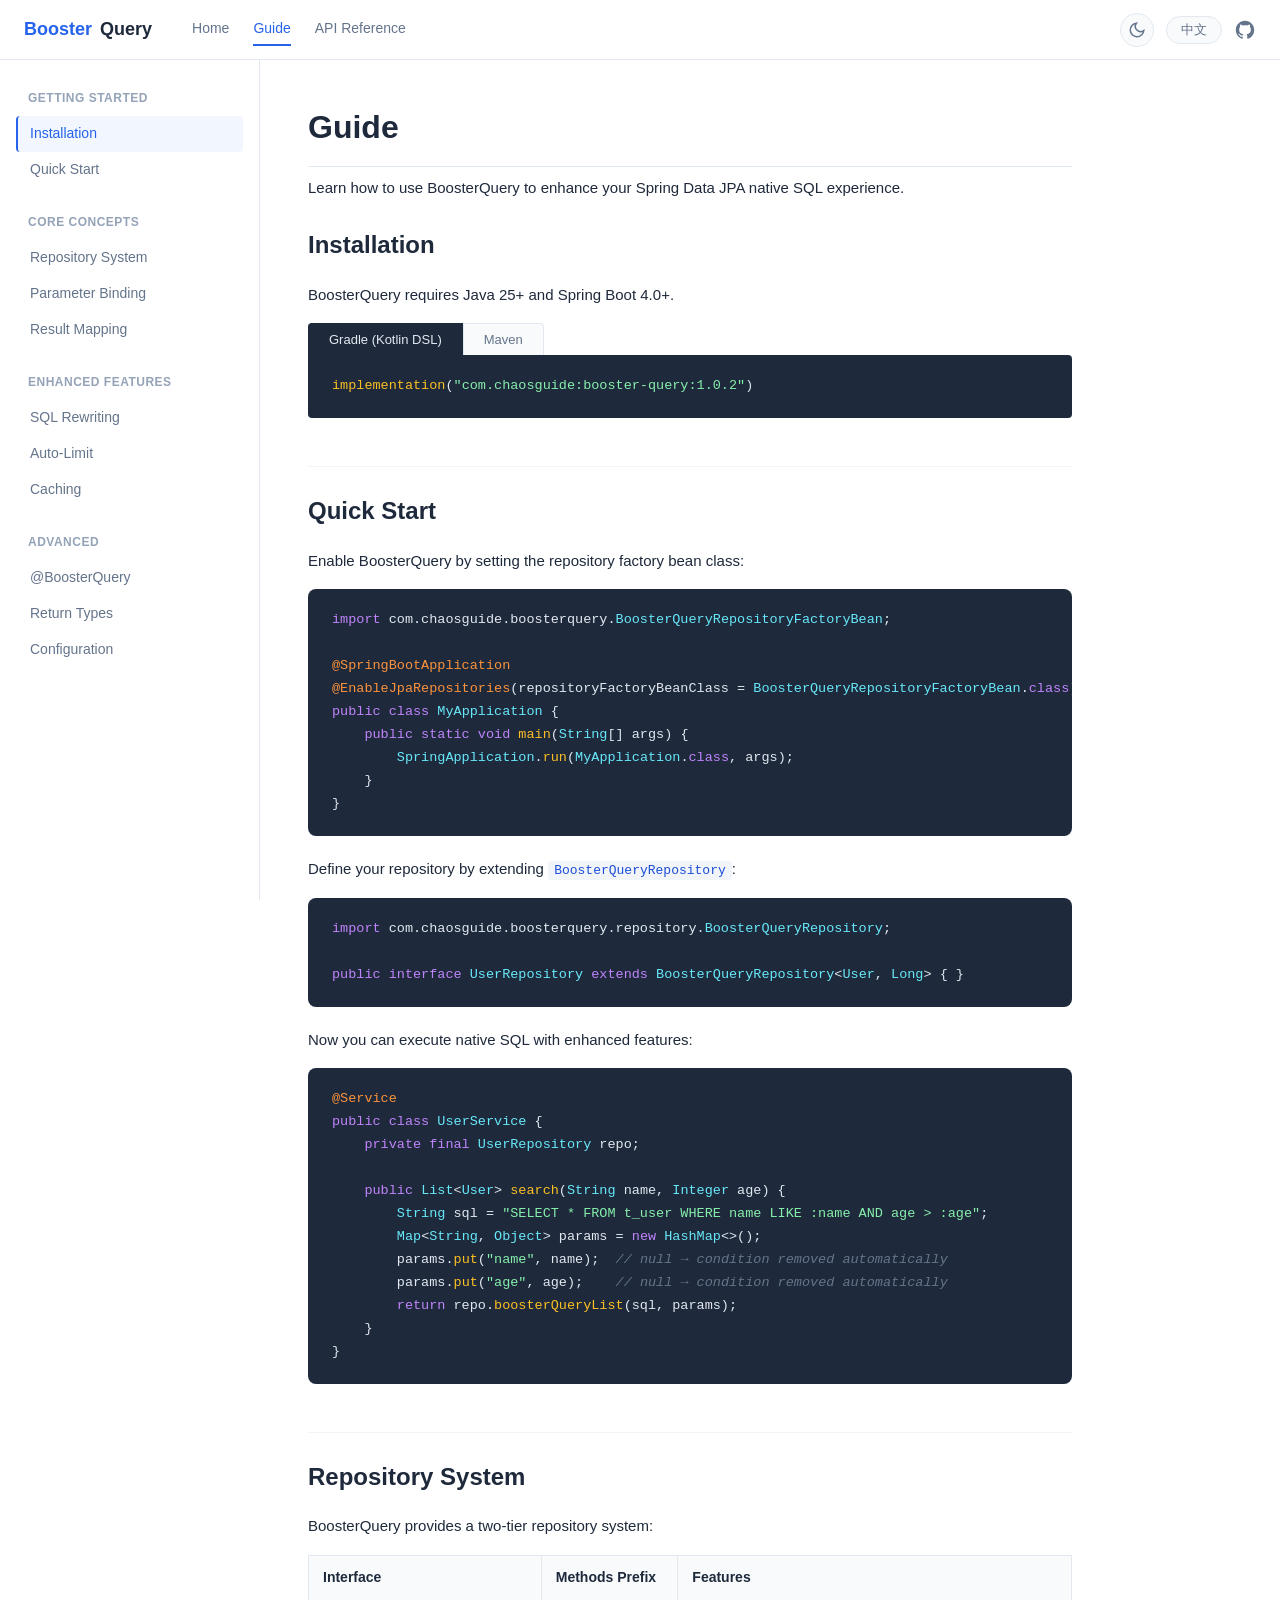
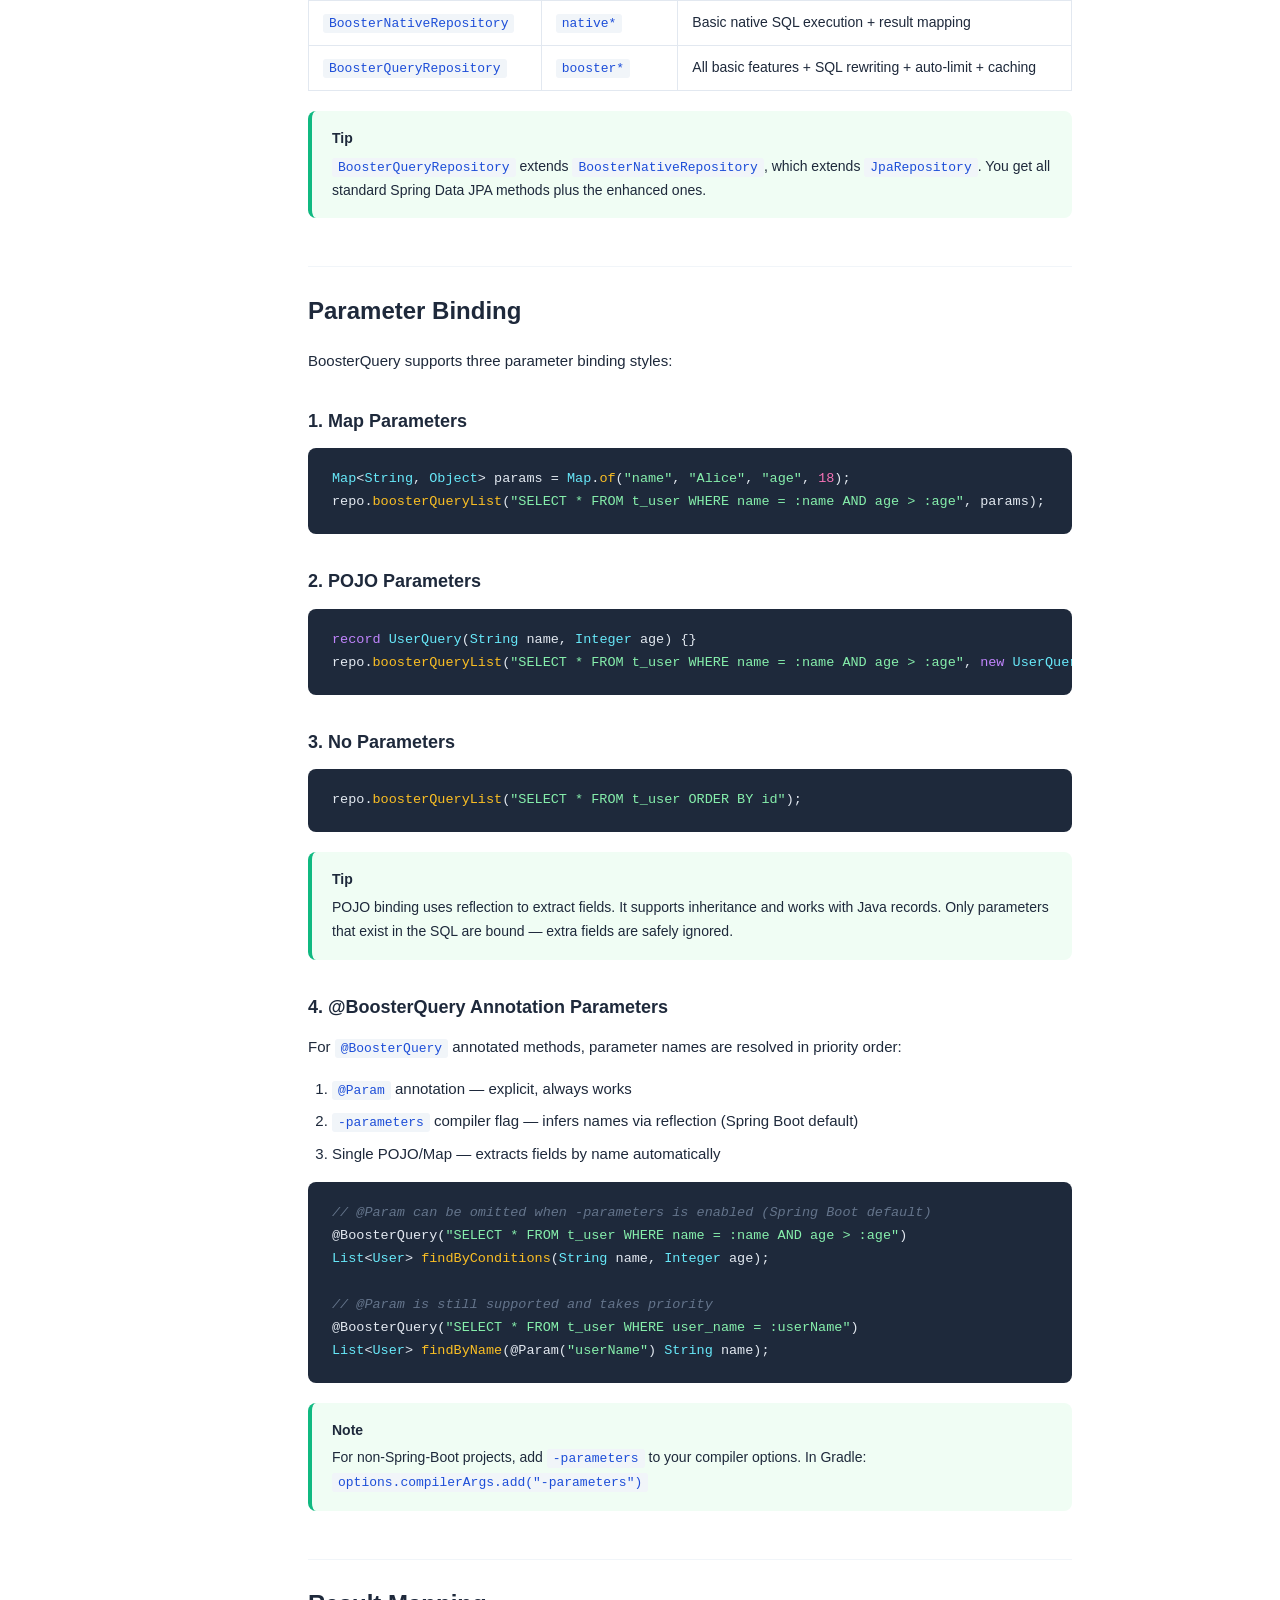
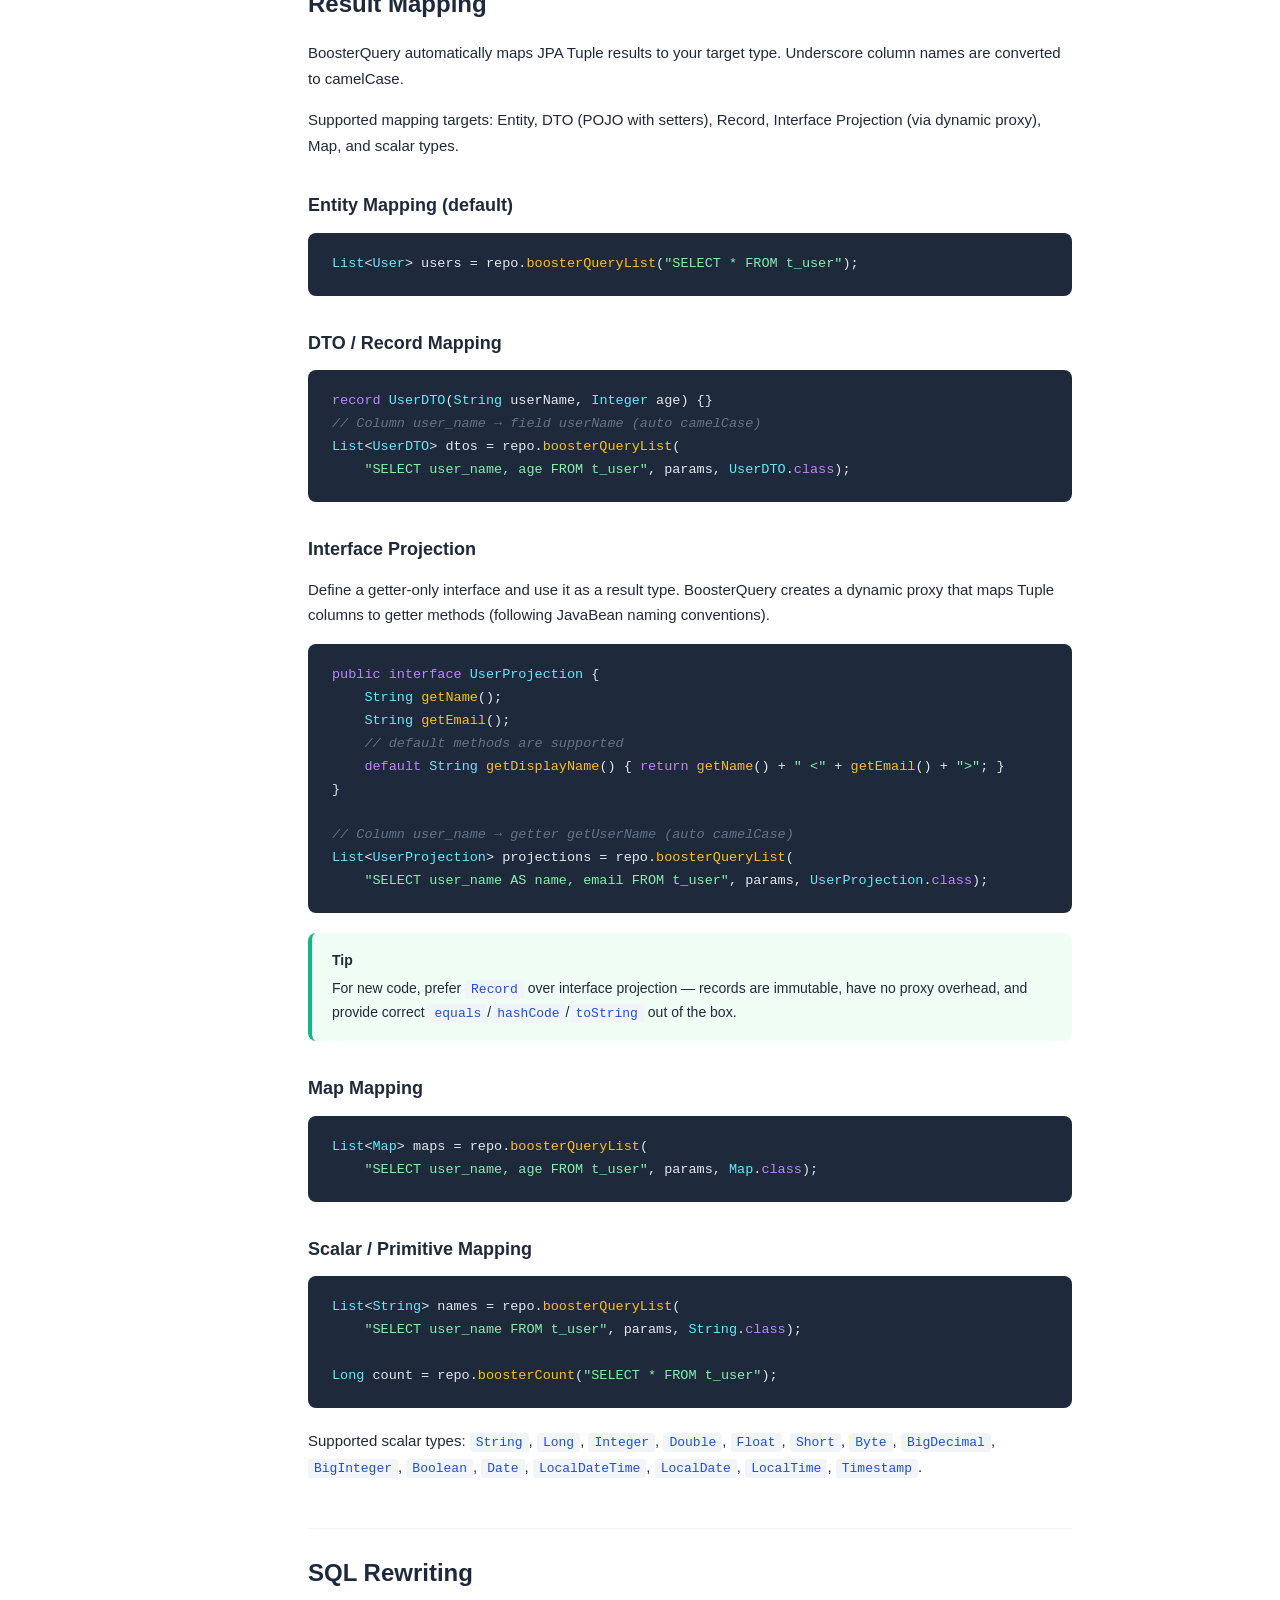
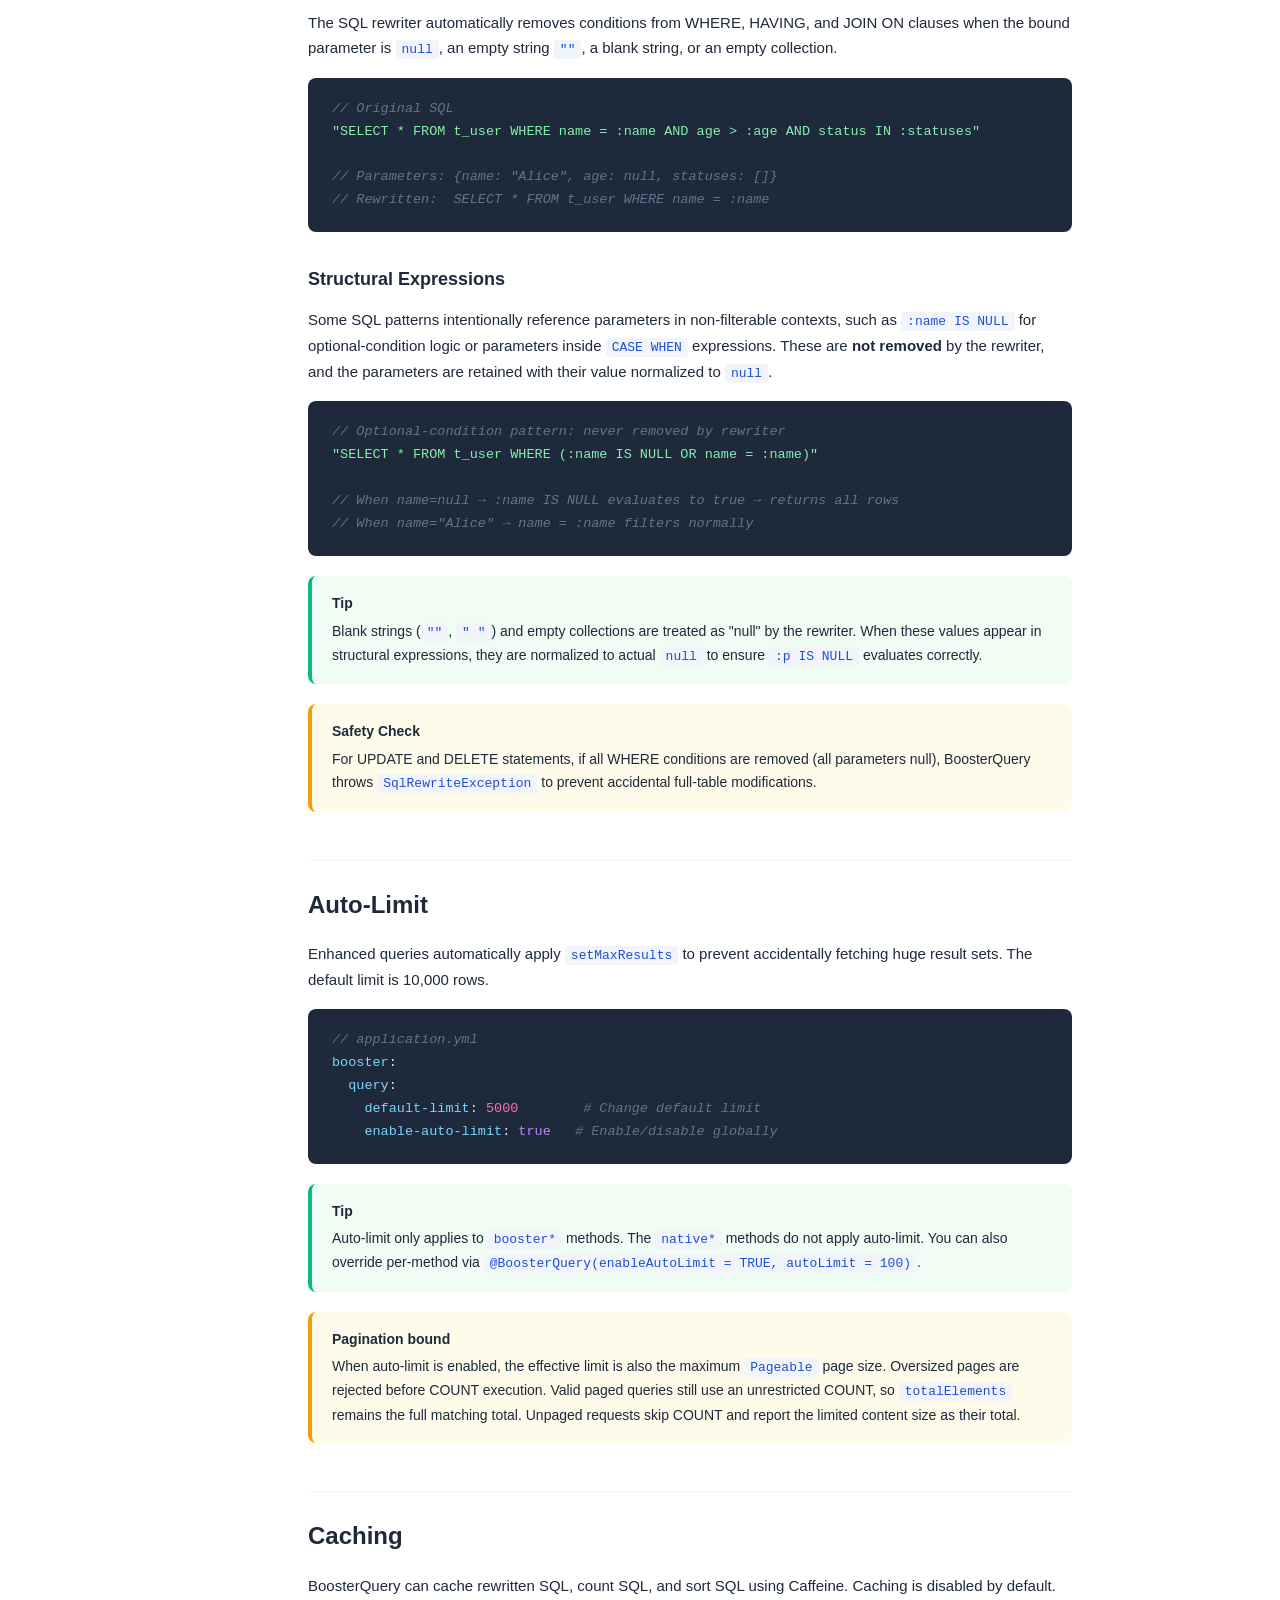
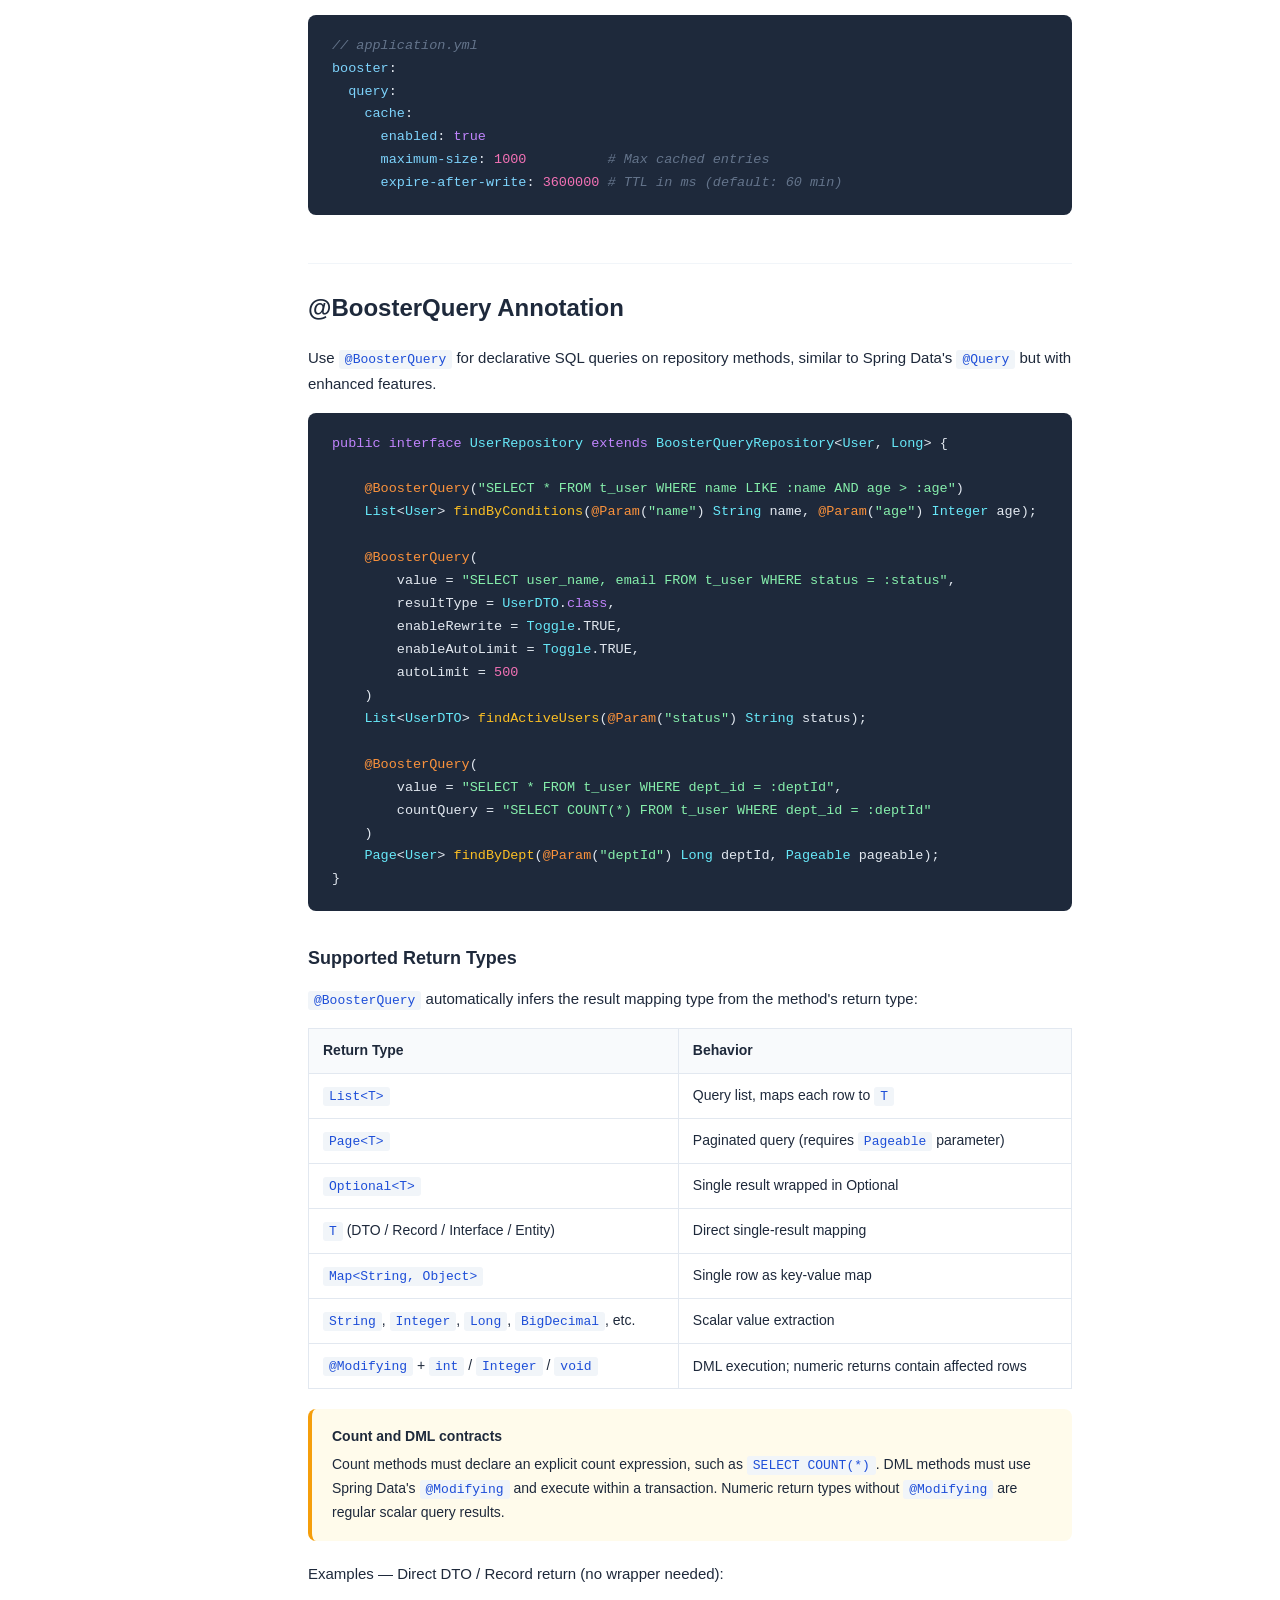
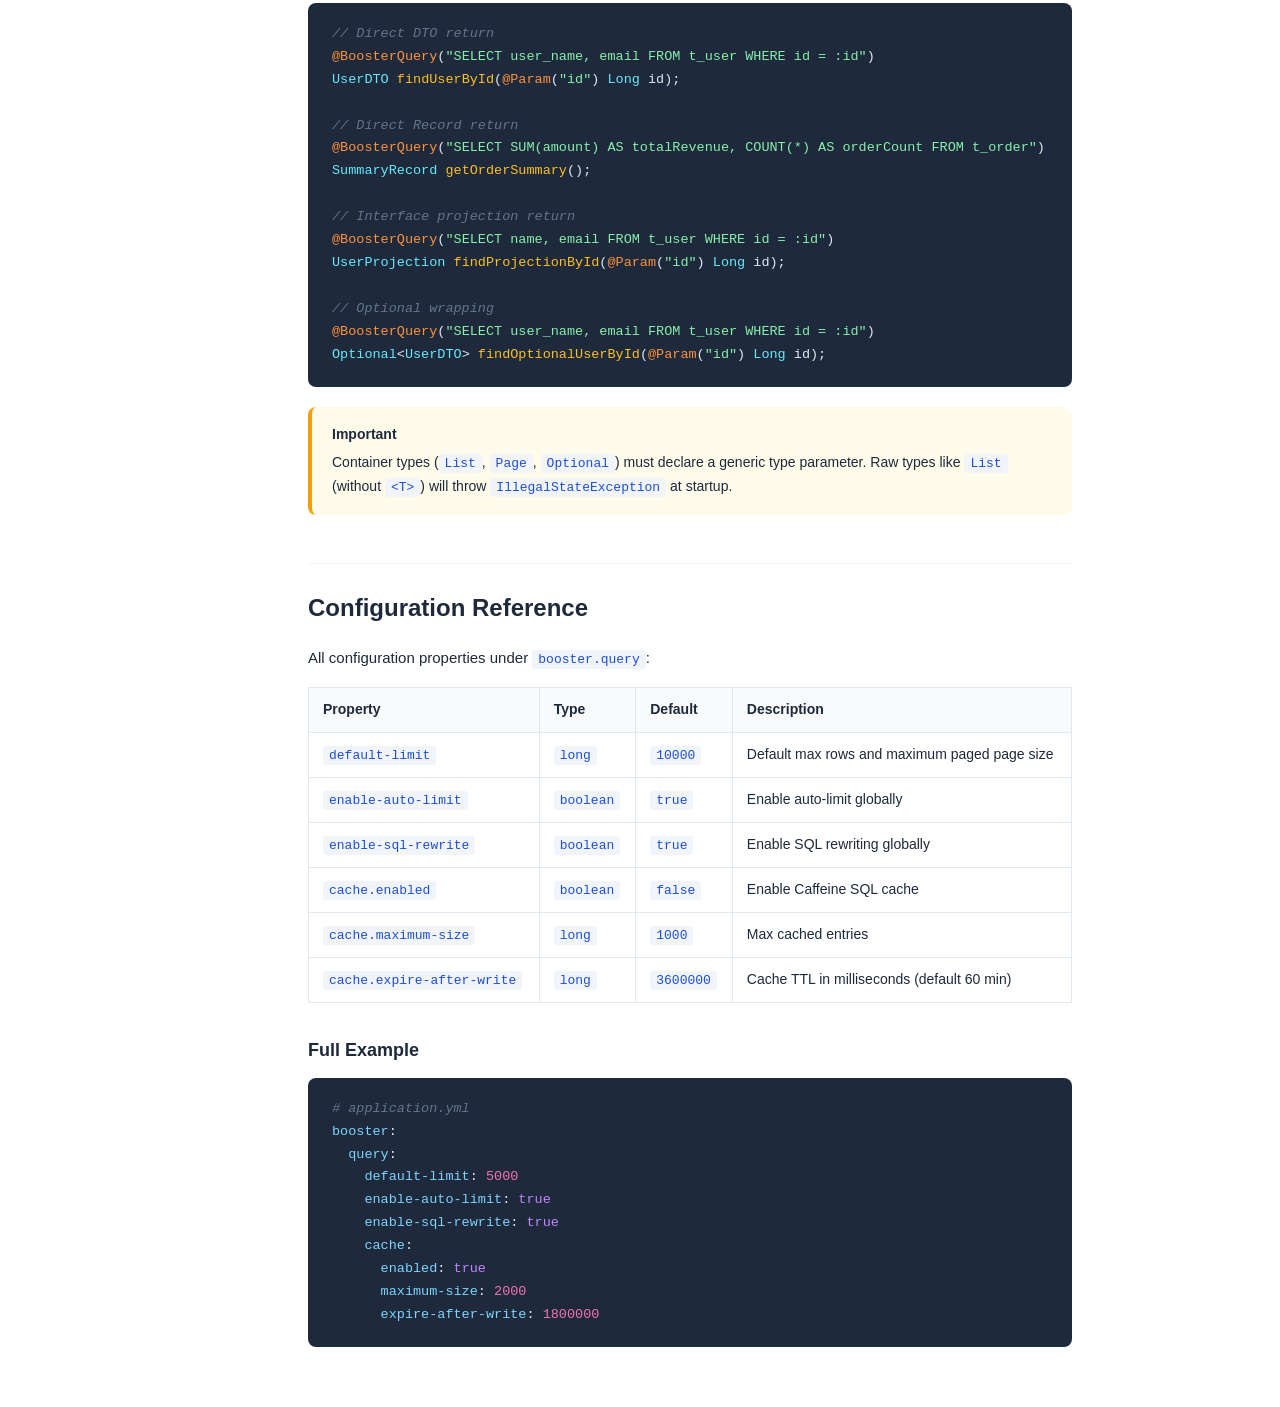
<file: docs/guide.html>
<!DOCTYPE html>
<html lang="en" data-lang="en">
<head>
  <meta charset="UTF-8">
  <meta name="viewport" content="width=device-width, initial-scale=1.0">
  <title>Guide — BoosterQuery</title>
  <link rel="stylesheet" href="css/style.css">
</head>
<body>

<!-- Top Navigation -->
<nav class="top-nav">
  <button class="menu-toggle" aria-label="Toggle menu">
    <svg viewBox="0 0 24 24" fill="none" stroke="currentColor" stroke-width="2"><line x1="3" y1="6" x2="21" y2="6"/><line x1="3" y1="12" x2="21" y2="12"/><line x1="3" y1="18" x2="21" y2="18"/></svg>
  </button>
  <a class="nav-brand" href="index.html"><span>Booster</span>Query</a>
  <div class="nav-links">
    <a href="index.html"><span class="en">Home</span><span class="zh">首页</span></a>
    <a href="guide.html" class="active"><span class="en">Guide</span><span class="zh">指南</span></a>
    <a href="api.html"><span class="en">API Reference</span><span class="zh">API 参考</span></a>
  </div>
  <div class="nav-right">
    <button class="theme-toggle" aria-label="Toggle theme">
      <svg class="icon-moon" viewBox="0 0 24 24" fill="none" stroke="currentColor" stroke-width="2"><path d="M21 12.79A9 9 0 1111.21 3a7 7 0 009.79 9.79z"/></svg>
      <svg class="icon-sun" viewBox="0 0 24 24" fill="none" stroke="currentColor" stroke-width="2"><circle cx="12" cy="12" r="5"/><line x1="12" y1="1" x2="12" y2="3"/><line x1="12" y1="21" x2="12" y2="23"/><line x1="4.22" y1="4.22" x2="5.64" y2="5.64"/><line x1="18.36" y1="18.36" x2="19.78" y2="19.78"/><line x1="1" y1="12" x2="3" y2="12"/><line x1="21" y1="12" x2="23" y2="12"/><line x1="4.22" y1="19.78" x2="5.64" y2="18.36"/><line x1="18.36" y1="5.64" x2="19.78" y2="4.22"/></svg>
    </button>
    <button class="lang-toggle">中文</button>
    <a class="github-link" href="https://github.com/axis-iam/booster-query" target="_blank" rel="noopener" aria-label="GitHub">
      <svg viewBox="0 0 24 24" fill="currentColor"><path d="M12 2C6.477 2 2 6.484 2 12.017c0 4.425 2.865 8.18 6.839 9.504.5.092.682-.217.682-.483 0-.237-.008-.868-.013-1.703-2.782.605-3.369-1.343-3.369-1.343-.454-1.158-1.11-1.466-1.11-1.466-.908-.62.069-.608.069-.608 1.003.07 1.531 1.032 1.531 1.032.892 1.53 2.341 1.088 2.91.832.092-.647.35-1.088.636-1.338-2.22-.253-4.555-1.113-4.555-4.951 0-1.093.39-1.988 1.029-2.688-.103-.253-.446-1.272.098-2.65 0 0 .84-.27 2.75 1.026A9.564 9.564 0 0112 6.844c.85.004 1.705.115 2.504.337 1.909-1.296 2.747-1.027 2.747-1.027.546 1.379.202 2.398.1 2.651.64.7 1.028 1.595 1.028 2.688 0 3.848-2.339 4.695-4.566 4.943.359.309.678.92.678 1.855 0 1.338-.012 2.419-.012 2.747 0 .268.18.58.688.482A10.019 10.019 0 0022 12.017C22 6.484 17.522 2 12 2z"/></svg>
    </a>
  </div>
</nav>

<div class="doc-layout">
<!-- Sidebar -->
<aside class="sidebar">
  <div class="sidebar-group">
    <h4><span class="en">Getting Started</span><span class="zh">入门</span></h4>
    <a href="#installation"><span class="en">Installation</span><span class="zh">安装</span></a>
    <a href="#quick-start"><span class="en">Quick Start</span><span class="zh">快速开始</span></a>
  </div>
  <div class="sidebar-group">
    <h4><span class="en">Core Concepts</span><span class="zh">核心概念</span></h4>
    <a href="#repository-system"><span class="en">Repository System</span><span class="zh">仓库体系</span></a>
    <a href="#parameter-binding"><span class="en">Parameter Binding</span><span class="zh">参数绑定</span></a>
    <a href="#result-mapping"><span class="en">Result Mapping</span><span class="zh">结果映射</span></a>
  </div>
  <div class="sidebar-group">
    <h4><span class="en">Enhanced Features</span><span class="zh">增强特性</span></h4>
    <a href="#sql-rewriting"><span class="en">SQL Rewriting</span><span class="zh">SQL 改写</span></a>
    <a href="#auto-limit"><span class="en">Auto-Limit</span><span class="zh">自动限制</span></a>
    <a href="#caching"><span class="en">Caching</span><span class="zh">缓存</span></a>
  </div>
  <div class="sidebar-group">
    <h4><span class="en">Advanced</span><span class="zh">进阶</span></h4>
    <a href="#booster-query-annotation"><span class="en">@BoosterQuery</span><span class="zh">@BoosterQuery 注解</span></a>
    <a href="#supported-return-types"><span class="en">Return Types</span><span class="zh">返回类型</span></a>
    <a href="#configuration"><span class="en">Configuration</span><span class="zh">配置参考</span></a>
  </div>
</aside>
<div class="sidebar-overlay"></div>

<!-- Main Content -->
<main class="doc-content">
<h1>
  <span class="en">Guide</span><span class="zh">使用指南</span>
</h1>
<p>
  <span class="en">Learn how to use BoosterQuery to enhance your Spring Data JPA native SQL experience.</span>
  <span class="zh">了解如何使用 BoosterQuery 增强 Spring Data JPA 原生 SQL 开发体验。</span>
</p>

<!-- Installation -->
<h2 id="installation">
  <span class="en">Installation</span><span class="zh">安装</span>
</h2>
<p>
  <span class="en">BoosterQuery requires Java 25+ and Spring Boot 4.0+.</span>
  <span class="zh">BoosterQuery 需要 Java 25+ 和 Spring Boot 4.0+。</span>
</p>
<div>
  <div class="tab-group">
    <button class="tab-btn active" data-tab="gradle-dep">Gradle (Kotlin DSL)</button>
    <button class="tab-btn" data-tab="maven-dep">Maven</button>
  </div>
  <div class="tab-content active" data-tab="gradle-dep">
<pre><span class="fn">implementation</span>(<span class="str">"com.chaosguide:booster-query:1.0.2"</span>)</pre>
  </div>
  <div class="tab-content" data-tab="maven-dep">
<pre><span class="kw">&lt;dependency&gt;</span>
    <span class="kw">&lt;groupId&gt;</span><span class="str">com.chaosguide</span><span class="kw">&lt;/groupId&gt;</span>
    <span class="kw">&lt;artifactId&gt;</span><span class="str">booster-query</span><span class="kw">&lt;/artifactId&gt;</span>
    <span class="kw">&lt;version&gt;</span><span class="str">1.0.2</span><span class="kw">&lt;/version&gt;</span>
<span class="kw">&lt;/dependency&gt;</span></pre>
  </div>
</div>
<!-- Quick Start -->
<h2 id="quick-start">
  <span class="en">Quick Start</span><span class="zh">快速开始</span>
</h2>
<p>
  <span class="en">Enable BoosterQuery by setting the repository factory bean class:</span>
  <span class="zh">通过设置 Repository 工厂 Bean 类启用 BoosterQuery：</span>
</p>
<pre><span class="kw">import</span> com.chaosguide.boosterquery.<span class="ty">BoosterQueryRepositoryFactoryBean</span>;

<span class="an">@SpringBootApplication</span>
<span class="an">@EnableJpaRepositories</span>(repositoryFactoryBeanClass = <span class="ty">BoosterQueryRepositoryFactoryBean</span>.<span class="kw">class</span>)
<span class="kw">public class</span> <span class="ty">MyApplication</span> {
    <span class="kw">public static void</span> <span class="fn">main</span>(<span class="ty">String</span>[] args) {
        <span class="ty">SpringApplication</span>.<span class="fn">run</span>(<span class="ty">MyApplication</span>.<span class="kw">class</span>, args);
    }
}</pre>
<p>
  <span class="en">Define your repository by extending <code>BoosterQueryRepository</code>:</span>
  <span class="zh">定义 Repository，继承 <code>BoosterQueryRepository</code>：</span>
</p>
<pre><span class="kw">import</span> com.chaosguide.boosterquery.repository.<span class="ty">BoosterQueryRepository</span>;

<span class="kw">public interface</span> <span class="ty">UserRepository</span> <span class="kw">extends</span> <span class="ty">BoosterQueryRepository</span>&lt;<span class="ty">User</span>, <span class="ty">Long</span>&gt; { }
</pre>
<p>
  <span class="en">Now you can execute native SQL with enhanced features:</span>
  <span class="zh">现在可以使用智能特性执行原生 SQL：</span>
</p>
<pre><span class="an">@Service</span>
<span class="kw">public class</span> <span class="ty">UserService</span> {
    <span class="kw">private final</span> <span class="ty">UserRepository</span> repo;

    <span class="kw">public</span> <span class="ty">List</span>&lt;<span class="ty">User</span>&gt; <span class="fn">search</span>(<span class="ty">String</span> name, <span class="ty">Integer</span> age) {
        <span class="ty">String</span> sql = <span class="str">"SELECT * FROM t_user WHERE name LIKE :name AND age > :age"</span>;
        <span class="ty">Map</span>&lt;<span class="ty">String</span>, <span class="ty">Object</span>&gt; params = <span class="kw">new</span> <span class="ty">HashMap</span>&lt;&gt;();
        params.<span class="fn">put</span>(<span class="str">"name"</span>, name);  <span class="cm">// null → condition removed automatically</span>
        params.<span class="fn">put</span>(<span class="str">"age"</span>, age);    <span class="cm">// null → condition removed automatically</span>
        <span class="kw">return</span> repo.<span class="fn">boosterQueryList</span>(sql, params);
    }
}</pre>
<!-- Repository System -->
<h2 id="repository-system">
  <span class="en">Repository System</span><span class="zh">仓库体系</span>
</h2>
<p>
  <span class="en">BoosterQuery provides a two-tier repository system:</span>
  <span class="zh">BoosterQuery 提供两层仓库体系：</span>
</p>
<table>
  <thead>
    <tr>
      <th><span class="en">Interface</span><span class="zh">接口</span></th>
      <th><span class="en">Methods Prefix</span><span class="zh">方法前缀</span></th>
      <th><span class="en">Features</span><span class="zh">特性</span></th>
    </tr>
  </thead>
  <tbody>
    <tr>
      <td><code>BoosterNativeRepository</code></td>
      <td><code>native*</code></td>
      <td><span class="en">Basic native SQL execution + result mapping</span><span class="zh">基础原生 SQL 执行 + 结果映射</span></td>
    </tr>
    <tr>
      <td><code>BoosterQueryRepository</code></td>
      <td><code>booster*</code></td>
      <td><span class="en">All basic features + SQL rewriting + auto-limit + caching</span><span class="zh">全部基础特性 + SQL 改写 + 自动限制 + 缓存</span></td>
    </tr>
  </tbody>
</table>
<div class="tip">
  <strong>Tip</strong>
  <span class="en"><code>BoosterQueryRepository</code> extends <code>BoosterNativeRepository</code>, which extends <code>JpaRepository</code>. You get all standard Spring Data JPA methods plus the enhanced ones.</span>
  <span class="zh"><code>BoosterQueryRepository</code> 继承 <code>BoosterNativeRepository</code>，后者继承 <code>JpaRepository</code>。你可以同时使用所有标准 Spring Data JPA 方法和增强方法。</span>
</div>

<!-- Parameter Binding -->
<h2 id="parameter-binding">
  <span class="en">Parameter Binding</span><span class="zh">参数绑定</span>
</h2>
<p>
  <span class="en">BoosterQuery supports three parameter binding styles:</span>
  <span class="zh">BoosterQuery 支持三种参数绑定方式：</span>
</p>
<h3><span class="en">1. Map Parameters</span><span class="zh">1. Map 参数</span></h3>
<pre><span class="ty">Map</span>&lt;<span class="ty">String</span>, <span class="ty">Object</span>&gt; params = <span class="ty">Map</span>.<span class="fn">of</span>(<span class="str">"name"</span>, <span class="str">"Alice"</span>, <span class="str">"age"</span>, <span class="num">18</span>);
repo.<span class="fn">boosterQueryList</span>(<span class="str">"SELECT * FROM t_user WHERE name = :name AND age > :age"</span>, params);</pre>

<h3><span class="en">2. POJO Parameters</span><span class="zh">2. POJO 参数</span></h3>
<pre><span class="kw">record</span> <span class="ty">UserQuery</span>(<span class="ty">String</span> name, <span class="ty">Integer</span> age) {}
repo.<span class="fn">boosterQueryList</span>(<span class="str">"SELECT * FROM t_user WHERE name = :name AND age > :age"</span>, <span class="kw">new</span> <span class="ty">UserQuery</span>(<span class="str">"Alice"</span>, <span class="num">18</span>));</pre>

<h3><span class="en">3. No Parameters</span><span class="zh">3. 无参数</span></h3>
<pre>repo.<span class="fn">boosterQueryList</span>(<span class="str">"SELECT * FROM t_user ORDER BY id"</span>);</pre>
<div class="tip">
  <strong>Tip</strong>
  <span class="en">POJO binding uses reflection to extract fields. It supports inheritance and works with Java records. Only parameters that exist in the SQL are bound — extra fields are safely ignored.</span>
  <span class="zh">POJO 绑定通过反射提取字段，支持继承和 Java record。只有 SQL 中存在的参数才会被绑定，多余字段会被安全忽略。</span>
</div>

<h3><span class="en">4. @BoosterQuery Annotation Parameters</span><span class="zh">4. @BoosterQuery 注解参数</span></h3>
<p>
  <span class="en">For <code>@BoosterQuery</code> annotated methods, parameter names are resolved in priority order:</span>
  <span class="zh">对于 <code>@BoosterQuery</code> 注解方法，参数名按以下优先级解析：</span>
</p>
<ol>
  <li><span class="en"><code>@Param</code> annotation — explicit, always works</span><span class="zh"><code>@Param</code> 注解 — 显式声明，始终生效</span></li>
  <li><span class="en"><code>-parameters</code> compiler flag — infers names via reflection (Spring Boot default)</span><span class="zh"><code>-parameters</code> 编译选项 — 通过反射推断（Spring Boot 默认开启）</span></li>
  <li><span class="en">Single POJO/Map — extracts fields by name automatically</span><span class="zh">单个 POJO/Map — 自动按字段名提取</span></li>
</ol>
<pre><span class="cm">// @Param can be omitted when -parameters is enabled (Spring Boot default)</span>
<span class="at">@BoosterQuery</span>(<span class="str">"SELECT * FROM t_user WHERE name = :name AND age &gt; :age"</span>)
<span class="ty">List</span>&lt;<span class="ty">User</span>&gt; <span class="fn">findByConditions</span>(<span class="ty">String</span> name, <span class="ty">Integer</span> age);

<span class="cm">// @Param is still supported and takes priority</span>
<span class="at">@BoosterQuery</span>(<span class="str">"SELECT * FROM t_user WHERE user_name = :userName"</span>)
<span class="ty">List</span>&lt;<span class="ty">User</span>&gt; <span class="fn">findByName</span>(<span class="at">@Param</span>(<span class="str">"userName"</span>) <span class="ty">String</span> name);</pre>
<div class="tip">
  <strong>Note</strong>
  <span class="en">For non-Spring-Boot projects, add <code>-parameters</code> to your compiler options. In Gradle: <code>options.compilerArgs.add("-parameters")</code></span>
  <span class="zh">非 Spring Boot 项目需手动添加 <code>-parameters</code> 编译选项。Gradle: <code>options.compilerArgs.add("-parameters")</code></span>
</div>
<!-- Result Mapping -->
<h2 id="result-mapping">
  <span class="en">Result Mapping</span><span class="zh">结果映射</span>
</h2>
<p>
  <span class="en">BoosterQuery automatically maps JPA Tuple results to your target type. Underscore column names are converted to camelCase.</span>
  <span class="zh">BoosterQuery 自动将 JPA Tuple 结果映射为目标类型，下划线列名自动转换为驼峰命名。</span>
</p>
<p>
  <span class="en">Supported mapping targets: Entity, DTO (POJO with setters), Record, Interface Projection (via dynamic proxy), Map, and scalar types.</span>
  <span class="zh">支持的映射目标：Entity、DTO（含 setter 的 POJO）、Record、接口投影（动态代理）、Map 和标量类型。</span>
</p>

<h3><span class="en">Entity Mapping (default)</span><span class="zh">Entity 映射（默认）</span></h3>
<pre><span class="ty">List</span>&lt;<span class="ty">User</span>&gt; users = repo.<span class="fn">boosterQueryList</span>(<span class="str">"SELECT * FROM t_user"</span>);</pre>

<h3><span class="en">DTO / Record Mapping</span><span class="zh">DTO / Record 映射</span></h3>
<pre><span class="kw">record</span> <span class="ty">UserDTO</span>(<span class="ty">String</span> userName, <span class="ty">Integer</span> age) {}
<span class="cm">// Column user_name → field userName (auto camelCase)</span>
<span class="ty">List</span>&lt;<span class="ty">UserDTO</span>&gt; dtos = repo.<span class="fn">boosterQueryList</span>(
    <span class="str">"SELECT user_name, age FROM t_user"</span>, params, <span class="ty">UserDTO</span>.<span class="kw">class</span>);</pre>

<h3><span class="en">Interface Projection</span><span class="zh">接口投影</span></h3>
<p>
  <span class="en">Define a getter-only interface and use it as a result type. BoosterQuery creates a dynamic proxy that maps Tuple columns to getter methods (following JavaBean naming conventions).</span>
  <span class="zh">定义只含 getter 的接口作为结果类型。BoosterQuery 通过动态代理将 Tuple 列映射到 getter 方法（遵循 JavaBean 命名规范）。</span>
</p>
<pre><span class="kw">public interface</span> <span class="ty">UserProjection</span> {
    <span class="ty">String</span> <span class="fn">getName</span>();
    <span class="ty">String</span> <span class="fn">getEmail</span>();
    <span class="cm">// default methods are supported</span>
    <span class="kw">default</span> <span class="ty">String</span> <span class="fn">getDisplayName</span>() { <span class="kw">return</span> <span class="fn">getName</span>() + <span class="str">" &lt;"</span> + <span class="fn">getEmail</span>() + <span class="str">"&gt;"</span>; }
}

<span class="cm">// Column user_name → getter getUserName (auto camelCase)</span>
<span class="ty">List</span>&lt;<span class="ty">UserProjection</span>&gt; projections = repo.<span class="fn">boosterQueryList</span>(
    <span class="str">"SELECT user_name AS name, email FROM t_user"</span>, params, <span class="ty">UserProjection</span>.<span class="kw">class</span>);</pre>
<div class="tip">
  <strong>Tip</strong>
  <span class="en">For new code, prefer <code>Record</code> over interface projection — records are immutable, have no proxy overhead, and provide correct <code>equals</code>/<code>hashCode</code>/<code>toString</code> out of the box.</span>
  <span class="zh">对于新代码，推荐使用 <code>Record</code> 而非接口投影 — Record 不可变、无代理开销，且自动提供正确的 <code>equals</code>/<code>hashCode</code>/<code>toString</code>。</span>
</div>

<h3><span class="en">Map Mapping</span><span class="zh">Map 映射</span></h3>
<pre><span class="ty">List</span>&lt;<span class="ty">Map</span>&gt; maps = repo.<span class="fn">boosterQueryList</span>(
    <span class="str">"SELECT user_name, age FROM t_user"</span>, params, <span class="ty">Map</span>.<span class="kw">class</span>);</pre>

<h3><span class="en">Scalar / Primitive Mapping</span><span class="zh">标量 / 基础类型映射</span></h3>
<pre><span class="ty">List</span>&lt;<span class="ty">String</span>&gt; names = repo.<span class="fn">boosterQueryList</span>(
    <span class="str">"SELECT user_name FROM t_user"</span>, params, <span class="ty">String</span>.<span class="kw">class</span>);

<span class="ty">Long</span> count = repo.<span class="fn">boosterCount</span>(<span class="str">"SELECT * FROM t_user"</span>);</pre>

<p>
  <span class="en">Supported scalar types: <code>String</code>, <code>Long</code>, <code>Integer</code>, <code>Double</code>, <code>Float</code>, <code>Short</code>, <code>Byte</code>, <code>BigDecimal</code>, <code>BigInteger</code>, <code>Boolean</code>, <code>Date</code>, <code>LocalDateTime</code>, <code>LocalDate</code>, <code>LocalTime</code>, <code>Timestamp</code>.</span>
  <span class="zh">支持的标量类型：<code>String</code>、<code>Long</code>、<code>Integer</code>、<code>Double</code>、<code>Float</code>、<code>Short</code>、<code>Byte</code>、<code>BigDecimal</code>、<code>BigInteger</code>、<code>Boolean</code>、<code>Date</code>、<code>LocalDateTime</code>、<code>LocalDate</code>、<code>LocalTime</code>、<code>Timestamp</code>。</span>
</p>

<!-- SQL Rewriting -->
<h2 id="sql-rewriting">
  <span class="en">SQL Rewriting</span><span class="zh">SQL 改写</span>
</h2>
<p>
  <span class="en">The SQL rewriter automatically removes conditions from WHERE, HAVING, and JOIN ON clauses when the bound parameter is <code>null</code>, an empty string <code>""</code>, a blank string, or an empty collection.</span>
  <span class="zh">智能 SQL 改写器在绑定参数为 <code>null</code>、空字符串 <code>""</code>、空白字符串或空集合时，自动移除 WHERE、HAVING 和 JOIN ON 子句中的对应条件。</span>
</p>
<pre><span class="cm">// Original SQL</span>
<span class="str">"SELECT * FROM t_user WHERE name = :name AND age > :age AND status IN :statuses"</span>

<span class="cm">// Parameters: {name: "Alice", age: null, statuses: []}</span>
<span class="cm">// Rewritten:  SELECT * FROM t_user WHERE name = :name</span></pre>

<h3><span class="en">Structural Expressions</span><span class="zh">结构性表达式</span></h3>
<p>
  <span class="en">Some SQL patterns intentionally reference parameters in non-filterable contexts, such as <code>:name IS NULL</code> for optional-condition logic or parameters inside <code>CASE WHEN</code> expressions. These are <strong>not removed</strong> by the rewriter, and the parameters are retained with their value normalized to <code>null</code>.</span>
  <span class="zh">某些 SQL 模式会在不可过滤的上下文中引用参数，例如 <code>:name IS NULL</code> 用于可选条件逻辑，或 <code>CASE WHEN</code> 表达式中的参数。改写器<strong>不会移除</strong>这些表达式，参数会被保留且值归一化为 <code>null</code>。</span>
</p>
<pre><span class="cm">// Optional-condition pattern: never removed by rewriter</span>
<span class="str">"SELECT * FROM t_user WHERE (:name IS NULL OR name = :name)"</span>

<span class="cm">// When name=null → :name IS NULL evaluates to true → returns all rows</span>
<span class="cm">// When name="Alice" → name = :name filters normally</span></pre>
<div class="tip">
  <strong>Tip</strong>
  <span class="en">Blank strings (<code>""</code>, <code>"  "</code>) and empty collections are treated as "null" by the rewriter. When these values appear in structural expressions, they are normalized to actual <code>null</code> to ensure <code>:p IS NULL</code> evaluates correctly.</span>
  <span class="zh">空字符串（<code>""</code>、<code>"  "</code>）和空集合被改写器视为"null"。当这些值出现在结构性表达式中时，会被归一化为实际的 <code>null</code>，确保 <code>:p IS NULL</code> 求值正确。</span>
</div>

<div class="warning">
  <strong><span class="en">Safety Check</span><span class="zh">安全拦截</span></strong>
  <span class="en">For UPDATE and DELETE statements, if all WHERE conditions are removed (all parameters null), BoosterQuery throws <code>SqlRewriteException</code> to prevent accidental full-table modifications.</span>
  <span class="zh">对于 UPDATE 和 DELETE 语句，如果所有 WHERE 条件都被移除（所有参数为 null），BoosterQuery 会抛出 <code>SqlRewriteException</code> 以防止意外的全表修改。</span>
</div>
<!-- Auto-Limit -->
<h2 id="auto-limit">
  <span class="en">Auto-Limit</span><span class="zh">自动限制</span>
</h2>
<p>
  <span class="en">Enhanced queries automatically apply <code>setMaxResults</code> to prevent accidentally fetching huge result sets. The default limit is 10,000 rows.</span>
  <span class="zh">智能查询自动应用 <code>setMaxResults</code> 防止意外获取超大结果集，默认限制 10,000 行。</span>
</p>
<pre><span class="cm">// application.yml</span>
<span class="param">booster</span>:
  <span class="param">query</span>:
    <span class="param">default-limit</span>: <span class="num">5000</span>        <span class="cm"># Change default limit</span>
    <span class="param">enable-auto-limit</span>: <span class="kw">true</span>   <span class="cm"># Enable/disable globally</span></pre>
<div class="tip">
  <strong>Tip</strong>
  <span class="en">Auto-limit only applies to <code>booster*</code> methods. The <code>native*</code> methods do not apply auto-limit. You can also override per-method via <code>@BoosterQuery(enableAutoLimit = TRUE, autoLimit = 100)</code>.</span>
  <span class="zh">自动限制仅适用于 <code>booster*</code> 方法，<code>native*</code> 方法不会自动限制。也可以通过 <code>@BoosterQuery(enableAutoLimit = TRUE, autoLimit = 100)</code> 逐方法覆盖。</span>
</div>
<div class="warning">
  <strong><span class="en">Pagination bound</span><span class="zh">分页上限</span></strong>
  <span class="en">When auto-limit is enabled, the effective limit is also the maximum <code>Pageable</code> page size. Oversized pages are rejected before COUNT execution. Valid paged queries still use an unrestricted COUNT, so <code>totalElements</code> remains the full matching total. Unpaged requests skip COUNT and report the limited content size as their total.</span>
  <span class="zh">启用自动限制后，有效 limit 同时也是 <code>Pageable</code> 的最大分页大小。超限请求会在执行 COUNT 前被拒绝；合法分页的 COUNT 不受限制，因此 <code>totalElements</code> 仍是完整匹配总数。不分页请求跳过 COUNT，并以限流后的内容数量作为 total。</span>
</div>

<!-- Caching -->
<h2 id="caching">
  <span class="en">Caching</span><span class="zh">缓存</span>
</h2>
<p>
  <span class="en">BoosterQuery can cache rewritten SQL, count SQL, and sort SQL using Caffeine. Caching is disabled by default.</span>
  <span class="zh">BoosterQuery 可以使用 Caffeine 缓存改写后的 SQL、计数 SQL 和排序 SQL。缓存默认关闭。</span>
</p>
<pre><span class="cm">// application.yml</span>
<span class="param">booster</span>:
  <span class="param">query</span>:
    <span class="param">cache</span>:
      <span class="param">enabled</span>: <span class="kw">true</span>
      <span class="param">maximum-size</span>: <span class="num">1000</span>          <span class="cm"># Max cached entries</span>
      <span class="param">expire-after-write</span>: <span class="num">3600000</span> <span class="cm"># TTL in ms (default: 60 min)</span></pre>

<!-- @BoosterQuery Annotation -->
<h2 id="booster-query-annotation">
  <span class="en">@BoosterQuery Annotation</span><span class="zh">@BoosterQuery 注解</span>
</h2>
<p>
  <span class="en">Use <code>@BoosterQuery</code> for declarative SQL queries on repository methods, similar to Spring Data's <code>@Query</code> but with enhanced features.</span>
  <span class="zh">使用 <code>@BoosterQuery</code> 在 Repository 方法上声明式定义 SQL 查询，类似 Spring Data 的 <code>@Query</code> 但具备增强特性。</span>
</p>
<pre><span class="kw">public interface</span> <span class="ty">UserRepository</span> <span class="kw">extends</span> <span class="ty">BoosterQueryRepository</span>&lt;<span class="ty">User</span>, <span class="ty">Long</span>&gt; {

    <span class="an">@BoosterQuery</span>(<span class="str">"SELECT * FROM t_user WHERE name LIKE :name AND age > :age"</span>)
    <span class="ty">List</span>&lt;<span class="ty">User</span>&gt; <span class="fn">findByConditions</span>(<span class="an">@Param</span>(<span class="str">"name"</span>) <span class="ty">String</span> name, <span class="an">@Param</span>(<span class="str">"age"</span>) <span class="ty">Integer</span> age);

    <span class="an">@BoosterQuery</span>(
        value = <span class="str">"SELECT user_name, email FROM t_user WHERE status = :status"</span>,
        resultType = <span class="ty">UserDTO</span>.<span class="kw">class</span>,
        enableRewrite = <span class="ty">Toggle</span>.TRUE,
        enableAutoLimit = <span class="ty">Toggle</span>.TRUE,
        autoLimit = <span class="num">500</span>
    )
    <span class="ty">List</span>&lt;<span class="ty">UserDTO</span>&gt; <span class="fn">findActiveUsers</span>(<span class="an">@Param</span>(<span class="str">"status"</span>) <span class="ty">String</span> status);

    <span class="an">@BoosterQuery</span>(
        value = <span class="str">"SELECT * FROM t_user WHERE dept_id = :deptId"</span>,
        countQuery = <span class="str">"SELECT COUNT(*) FROM t_user WHERE dept_id = :deptId"</span>
    )
    <span class="ty">Page</span>&lt;<span class="ty">User</span>&gt; <span class="fn">findByDept</span>(<span class="an">@Param</span>(<span class="str">"deptId"</span>) <span class="ty">Long</span> deptId, <span class="ty">Pageable</span> pageable);
}</pre>

<h3 id="supported-return-types">
  <span class="en">Supported Return Types</span><span class="zh">支持的返回类型</span>
</h3>
<p>
  <span class="en"><code>@BoosterQuery</code> automatically infers the result mapping type from the method's return type:</span>
  <span class="zh"><code>@BoosterQuery</code> 根据方法返回类型自动推断结果映射类型：</span>
</p>
<table>
  <thead>
    <tr>
      <th><span class="en">Return Type</span><span class="zh">返回类型</span></th>
      <th><span class="en">Behavior</span><span class="zh">行为</span></th>
    </tr>
  </thead>
  <tbody>
    <tr>
      <td><code>List&lt;T&gt;</code></td>
      <td><span class="en">Query list, maps each row to <code>T</code></span><span class="zh">列表查询，每行映射为 <code>T</code></span></td>
    </tr>
    <tr>
      <td><code>Page&lt;T&gt;</code></td>
      <td><span class="en">Paginated query (requires <code>Pageable</code> parameter)</span><span class="zh">分页查询（需要 <code>Pageable</code> 参数）</span></td>
    </tr>
    <tr>
      <td><code>Optional&lt;T&gt;</code></td>
      <td><span class="en">Single result wrapped in Optional</span><span class="zh">单条结果包装为 Optional</span></td>
    </tr>
    <tr>
      <td><code>T</code> (DTO / Record / Interface / Entity)</td>
      <td><span class="en">Direct single-result mapping</span><span class="zh">直接单条结果映射</span></td>
    </tr>
    <tr>
      <td><code>Map&lt;String, Object&gt;</code></td>
      <td><span class="en">Single row as key-value map</span><span class="zh">单行作为键值 Map</span></td>
    </tr>
    <tr>
      <td><code>String</code>, <code>Integer</code>, <code>Long</code>, <code>BigDecimal</code>, etc.</td>
      <td><span class="en">Scalar value extraction</span><span class="zh">标量值提取</span></td>
    </tr>
    <tr>
      <td><code>@Modifying</code> + <code>int</code> / <code>Integer</code> / <code>void</code></td>
      <td><span class="en">DML execution; numeric returns contain affected rows</span><span class="zh">DML 执行；数值返回类型表示受影响行数</span></td>
    </tr>
  </tbody>
</table>

<div class="warning">
  <strong><span class="en">Count and DML contracts</span><span class="zh">计数与 DML 约定</span></strong>
  <span class="en">Count methods must declare an explicit count expression, such as <code>SELECT COUNT(*)</code>. DML methods must use Spring Data's <code>@Modifying</code> and execute within a transaction. Numeric return types without <code>@Modifying</code> are regular scalar query results.</span>
  <span class="zh">计数方法必须显式声明计数表达式，例如 <code>SELECT COUNT(*)</code>。DML 方法必须使用 Spring Data 的 <code>@Modifying</code> 并在事务中执行。未标注 <code>@Modifying</code> 的数值返回类型属于普通标量查询。</span>
</div>

<p>
  <span class="en">Examples — Direct DTO / Record return (no wrapper needed):</span>
  <span class="zh">示例 — 直接返回 DTO / Record（无需包装类型）：</span>
</p>
<pre><span class="cm">// Direct DTO return</span>
<span class="an">@BoosterQuery</span>(<span class="str">"SELECT user_name, email FROM t_user WHERE id = :id"</span>)
<span class="ty">UserDTO</span> <span class="fn">findUserById</span>(<span class="an">@Param</span>(<span class="str">"id"</span>) <span class="ty">Long</span> id);

<span class="cm">// Direct Record return</span>
<span class="an">@BoosterQuery</span>(<span class="str">"SELECT SUM(amount) AS totalRevenue, COUNT(*) AS orderCount FROM t_order"</span>)
<span class="ty">SummaryRecord</span> <span class="fn">getOrderSummary</span>();

<span class="cm">// Interface projection return</span>
<span class="an">@BoosterQuery</span>(<span class="str">"SELECT name, email FROM t_user WHERE id = :id"</span>)
<span class="ty">UserProjection</span> <span class="fn">findProjectionById</span>(<span class="an">@Param</span>(<span class="str">"id"</span>) <span class="ty">Long</span> id);

<span class="cm">// Optional wrapping</span>
<span class="an">@BoosterQuery</span>(<span class="str">"SELECT user_name, email FROM t_user WHERE id = :id"</span>)
<span class="ty">Optional</span>&lt;<span class="ty">UserDTO</span>&gt; <span class="fn">findOptionalUserById</span>(<span class="an">@Param</span>(<span class="str">"id"</span>) <span class="ty">Long</span> id);</pre>

<div class="warning">
  <strong><span class="en">Important</span><span class="zh">注意</span></strong>
  <span class="en">Container types (<code>List</code>, <code>Page</code>, <code>Optional</code>) must declare a generic type parameter. Raw types like <code>List</code> (without <code>&lt;T&gt;</code>) will throw <code>IllegalStateException</code> at startup.</span>
  <span class="zh">容器类型（<code>List</code>、<code>Page</code>、<code>Optional</code>）必须声明泛型参数。使用无泛型的 raw type（如 <code>List</code>）会在启动时抛出 <code>IllegalStateException</code>。</span>
</div>
<!-- Configuration -->
<h2 id="configuration">
  <span class="en">Configuration Reference</span><span class="zh">配置参考</span>
</h2>
<p>
  <span class="en">All configuration properties under <code>booster.query</code>:</span>
  <span class="zh">所有 <code>booster.query</code> 下的配置项：</span>
</p>
<table>
  <thead>
    <tr>
      <th><span class="en">Property</span><span class="zh">属性</span></th>
      <th><span class="en">Type</span><span class="zh">类型</span></th>
      <th><span class="en">Default</span><span class="zh">默认值</span></th>
      <th><span class="en">Description</span><span class="zh">说明</span></th>
    </tr>
  </thead>
  <tbody>
    <tr>
      <td><code>default-limit</code></td>
      <td><code>long</code></td>
      <td><code>10000</code></td>
      <td><span class="en">Default max rows and maximum paged page size</span><span class="zh">默认最大行数及分页大小上限</span></td>
    </tr>
    <tr>
      <td><code>enable-auto-limit</code></td>
      <td><code>boolean</code></td>
      <td><code>true</code></td>
      <td><span class="en">Enable auto-limit globally</span><span class="zh">全局启用自动限制</span></td>
    </tr>
    <tr>
      <td><code>enable-sql-rewrite</code></td>
      <td><code>boolean</code></td>
      <td><code>true</code></td>
      <td><span class="en">Enable SQL rewriting globally</span><span class="zh">全局启用 SQL 改写</span></td>
    </tr>
    <tr>
      <td><code>cache.enabled</code></td>
      <td><code>boolean</code></td>
      <td><code>false</code></td>
      <td><span class="en">Enable Caffeine SQL cache</span><span class="zh">启用 Caffeine SQL 缓存</span></td>
    </tr>
    <tr>
      <td><code>cache.maximum-size</code></td>
      <td><code>long</code></td>
      <td><code>1000</code></td>
      <td><span class="en">Max cached entries</span><span class="zh">最大缓存条目数</span></td>
    </tr>
    <tr>
      <td><code>cache.expire-after-write</code></td>
      <td><code>long</code></td>
      <td><code>3600000</code></td>
      <td><span class="en">Cache TTL in milliseconds (default 60 min)</span><span class="zh">缓存过期时间（毫秒，默认 60 分钟）</span></td>
    </tr>
  </tbody>
</table>

<h3><span class="en">Full Example</span><span class="zh">完整示例</span></h3>
<pre><span class="cm"># application.yml</span>
<span class="param">booster</span>:
  <span class="param">query</span>:
    <span class="param">default-limit</span>: <span class="num">5000</span>
    <span class="param">enable-auto-limit</span>: <span class="kw">true</span>
    <span class="param">enable-sql-rewrite</span>: <span class="kw">true</span>
    <span class="param">cache</span>:
      <span class="param">enabled</span>: <span class="kw">true</span>
      <span class="param">maximum-size</span>: <span class="num">2000</span>
      <span class="param">expire-after-write</span>: <span class="num">1800000</span></pre>
</main>
</div>

<script src="js/main.js"></script>
</body>
</html>
</file>
<file: css/style.css>
/* ===== CSS Variables / Theme ===== */
:root {
  --c-brand: #2563eb;
  --c-brand-light: #3b82f6;
  --c-brand-dark: #1d4ed8;
  --c-bg: #ffffff;
  --c-bg-soft: #f8fafc;
  --c-bg-code: #f1f5f9;
  --c-text: #1e293b;
  --c-text-light: #64748b;
  --c-text-lighter: #94a3b8;
  --c-border: #e2e8f0;
  --c-border-light: #f1f5f9;
  --c-tip: #10b981;
  --c-warning: #f59e0b;
  --c-danger: #ef4444;
  --sidebar-w: 260px;
  --nav-h: 60px;
  --font-mono: 'SFMono-Regular', Consolas, 'Liberation Mono', Menlo, monospace;
  --font-sans: -apple-system, BlinkMacSystemFont, 'Segoe UI', Roboto, Oxygen, Ubuntu, sans-serif;
  --shadow-sm: 0 1px 2px rgba(0,0,0,.05);
  --shadow-md: 0 4px 6px -1px rgba(0,0,0,.07), 0 2px 4px -2px rgba(0,0,0,.05);
  --shadow-lg: 0 10px 15px -3px rgba(0,0,0,.08), 0 4px 6px -4px rgba(0,0,0,.04);
  --radius: 8px;
  --radius-sm: 4px;
}

/* ===== Dark Theme ===== */
[data-theme="dark"] {
  --c-brand: #60a5fa;
  --c-brand-light: #93bbfd;
  --c-brand-dark: #3b82f6;
  --c-bg: #0f172a;
  --c-bg-soft: #1e293b;
  --c-bg-code: #1e293b;
  --c-text: #e2e8f0;
  --c-text-light: #94a3b8;
  --c-text-lighter: #64748b;
  --c-border: #334155;
  --c-border-light: #1e293b;
  --shadow-sm: 0 1px 2px rgba(0,0,0,.3);
  --shadow-md: 0 4px 6px -1px rgba(0,0,0,.4), 0 2px 4px -2px rgba(0,0,0,.3);
  --shadow-lg: 0 10px 15px -3px rgba(0,0,0,.5), 0 4px 6px -4px rgba(0,0,0,.4);
}
[data-theme="dark"] .top-nav { background: rgba(15,23,42,.85); }
[data-theme="dark"] .hero { background: linear-gradient(135deg, #0f172a 0%, #1e293b 50%, #0f172a 100%); }
[data-theme="dark"] .hero::before { background: radial-gradient(circle, rgba(96,165,250,.08) 0%, transparent 70%); }
[data-theme="dark"] pre { background: #0d1117; color: #e2e8f0; }
[data-theme="dark"] .tab-btn.active { background: #0d1117; color: #e2e8f0; border-color: #0d1117; }
[data-theme="dark"] .tab-content pre { background: #0d1117; }
[data-theme="dark"] :not(pre) > code { background: #1e293b; color: #93bbfd; }
[data-theme="dark"] .doc-content .tip { background: rgba(16,185,129,.1); }
[data-theme="dark"] .doc-content .warning { background: rgba(245,158,11,.1); }
[data-theme="dark"] .badge-mod { background: rgba(254,243,199,.15); color: #fbbf24; }
[data-theme="dark"] .badge-tx { background: rgba(219,234,254,.15); color: #93bbfd; }
[data-theme="dark"] .sidebar-overlay { background: rgba(0,0,0,.6); }

/* ===== Theme Toggle Button ===== */
.theme-toggle {
  background: var(--c-bg-soft); border: 1px solid var(--c-border); border-radius: 50%;
  width: 34px; height: 34px; display: flex; align-items: center; justify-content: center;
  cursor: pointer; color: var(--c-text-light); transition: all .2s; padding: 0;
}
.theme-toggle:hover { border-color: var(--c-brand); color: var(--c-brand); }
.theme-toggle svg { width: 18px; height: 18px; }
.theme-toggle .icon-moon { display: block; }
.theme-toggle .icon-sun { display: none; }
[data-theme="dark"] .theme-toggle .icon-moon { display: none; }
[data-theme="dark"] .theme-toggle .icon-sun { display: block; }

/* ===== Reset ===== */
*, *::before, *::after { box-sizing: border-box; margin: 0; padding: 0; }
html { scroll-behavior: smooth; -webkit-text-size-adjust: 100%; }
body {
  font-family: var(--font-sans);
  color: var(--c-text);
  background: var(--c-bg);
  line-height: 1.7;
  font-size: 15px;
  -webkit-font-smoothing: antialiased;
}
a { color: var(--c-brand); text-decoration: none; transition: color .2s; }
a:hover { color: var(--c-brand-dark); }
img { max-width: 100%; }
/* ===== Top Navigation ===== */
.top-nav {
  position: fixed; top: 0; left: 0; right: 0; z-index: 100;
  height: var(--nav-h); background: rgba(255,255,255,.85);
  backdrop-filter: blur(12px); border-bottom: 1px solid var(--c-border);
  display: flex; align-items: center; padding: 0 24px;
}
.nav-brand { font-weight: 700; font-size: 18px; color: var(--c-text); display: flex; align-items: center; gap: 8px; }
.nav-brand span { color: var(--c-brand); }
.nav-links { display: flex; gap: 24px; margin-left: 40px; }
.nav-links a { color: var(--c-text-light); font-size: 14px; font-weight: 500; padding: 4px 0; border-bottom: 2px solid transparent; transition: all .2s; }
.nav-links a:hover, .nav-links a.active { color: var(--c-brand); border-bottom-color: var(--c-brand); }
.nav-right { margin-left: auto; display: flex; align-items: center; gap: 12px; }
.lang-toggle {
  background: var(--c-bg-soft); border: 1px solid var(--c-border); border-radius: 20px;
  padding: 4px 14px; font-size: 13px; cursor: pointer; color: var(--c-text-light);
  font-weight: 500; transition: all .2s;
}
.lang-toggle:hover { border-color: var(--c-brand); color: var(--c-brand); }
.github-link { display: flex; align-items: center; color: var(--c-text-light); }
.github-link:hover { color: var(--c-text); }
.github-link svg { width: 22px; height: 22px; }
.menu-toggle { display: none; background: none; border: none; cursor: pointer; padding: 4px; color: var(--c-text); }
.menu-toggle svg { width: 24px; height: 24px; }

/* ===== Hero Section ===== */
.hero {
  padding: calc(var(--nav-h) + 80px) 24px 80px;
  text-align: center; background: linear-gradient(135deg, #eff6ff 0%, #f8fafc 50%, #f0fdf4 100%);
  position: relative; overflow: hidden;
}
.hero::before {
  content: ''; position: absolute; top: -50%; right: -20%; width: 600px; height: 600px;
  background: radial-gradient(circle, rgba(37,99,235,.06) 0%, transparent 70%); pointer-events: none;
}
.hero h1 { font-size: 48px; font-weight: 800; letter-spacing: -1px; margin-bottom: 16px; }
.hero h1 .accent { color: var(--c-brand); }
.hero .tagline { font-size: 20px; color: var(--c-text-light); max-width: 600px; margin: 0 auto 32px; line-height: 1.6; }
.hero-actions { display: flex; gap: 12px; justify-content: center; flex-wrap: wrap; }
.btn {
  display: inline-flex; align-items: center; gap: 8px; padding: 12px 28px;
  border-radius: var(--radius); font-size: 15px; font-weight: 600; transition: all .2s; border: none; cursor: pointer;
}
.btn-primary { background: var(--c-brand); color: #fff; }
.btn-primary:hover { background: var(--c-brand-dark); color: #fff; transform: translateY(-1px); box-shadow: var(--shadow-md); }
.btn-outline { background: var(--c-bg); color: var(--c-text); border: 1px solid var(--c-border); }
.btn-outline:hover { border-color: var(--c-brand); color: var(--c-brand); }
/* ===== Maven Coordinate Copy ===== */
.maven-coord {
  display: inline-flex; align-items: center; gap: 8px; background: var(--c-bg-code);
  border: 1px solid var(--c-border); border-radius: var(--radius-sm); padding: 8px 16px;
  font-family: var(--font-mono); font-size: 14px; margin-top: 20px; color: var(--c-text);
}
.copy-btn {
  background: none; border: none; cursor: pointer; color: var(--c-text-lighter); padding: 2px;
  transition: color .2s; display: flex; align-items: center;
}
.copy-btn:hover { color: var(--c-brand); }
.copy-btn svg { width: 16px; height: 16px; }
.copy-btn.copied { color: var(--c-tip); }

/* ===== Feature Cards ===== */
.features { padding: 80px 24px; max-width: 1100px; margin: 0 auto; }
.features h2 { text-align: center; font-size: 32px; font-weight: 700; margin-bottom: 48px; }
.feature-grid { display: grid; grid-template-columns: repeat(3, 1fr); gap: 24px; }
.feature-card {
  padding: 28px; border: 1px solid var(--c-border); border-radius: var(--radius);
  transition: all .3s; background: var(--c-bg);
}
.feature-card:hover { border-color: var(--c-brand-light); box-shadow: var(--shadow-md); transform: translateY(-2px); }
.feature-icon { font-size: 28px; margin-bottom: 12px; width: 48px; height: 48px; display: flex; align-items: center; justify-content: center; background: var(--c-bg-soft); border-radius: var(--radius-sm); }
.feature-card h3 { font-size: 16px; font-weight: 600; margin-bottom: 8px; }
.feature-card p { font-size: 14px; color: var(--c-text-light); line-height: 1.6; }

/* ===== Quick Start Section ===== */
.quickstart { padding: 80px 24px; background: var(--c-bg-soft); }
.quickstart-inner { max-width: 800px; margin: 0 auto; }
.quickstart h2 { font-size: 32px; font-weight: 700; margin-bottom: 12px; text-align: center; }
.quickstart .subtitle { text-align: center; color: var(--c-text-light); margin-bottom: 40px; font-size: 16px; }
.step { margin-bottom: 32px; }
.step-header { display: flex; align-items: center; gap: 12px; margin-bottom: 12px; }
.step-num {
  width: 28px; height: 28px; border-radius: 50%; background: var(--c-brand); color: #fff;
  display: flex; align-items: center; justify-content: center; font-size: 14px; font-weight: 700; flex-shrink: 0;
}
.step-header h3 { font-size: 16px; font-weight: 600; }
/* ===== Code Blocks ===== */
pre {
  background: #1e293b; color: #e2e8f0; border-radius: var(--radius);
  padding: 20px 24px; overflow-x: auto; font-family: var(--font-mono);
  font-size: 13.5px; line-height: 1.7; position: relative;
}
pre .copy-code {
  position: absolute; top: 8px; right: 8px; background: rgba(255,255,255,.1);
  border: none; border-radius: var(--radius-sm); padding: 4px 10px;
  color: #94a3b8; font-size: 12px; cursor: pointer; transition: all .2s; opacity: 0;
}
pre:hover .copy-code { opacity: 1; }
pre .copy-code:hover { background: rgba(255,255,255,.2); color: #e2e8f0; }
pre .copy-code.copied { color: var(--c-tip); }
code { font-family: var(--font-mono); font-size: 0.9em; }
:not(pre) > code {
  background: var(--c-bg-code); padding: 2px 6px; border-radius: 3px;
  color: var(--c-brand-dark); font-size: 13px;
}
/* Syntax highlighting classes */
.kw { color: #c084fc; }       /* keyword: public, class, return */
.ty { color: #67e8f9; }       /* type: String, List, Page */
.str { color: #86efac; }      /* string literal */
.cm { color: #64748b; font-style: italic; }  /* comment */
.fn { color: #fbbf24; }       /* function/method name */
.an { color: #fb923c; }       /* annotation */
.num { color: #f472b6; }      /* number */
.op { color: #94a3b8; }       /* operator */
.param { color: #7dd3fc; }    /* parameter name */

/* ===== Sidebar Layout (guide/api) ===== */
.doc-layout { display: flex; padding-top: var(--nav-h); min-height: 100vh; }
.sidebar {
  width: var(--sidebar-w); position: fixed; top: var(--nav-h); bottom: 0; left: 0;
  overflow-y: auto; padding: 24px 16px; border-right: 1px solid var(--c-border);
  background: var(--c-bg); z-index: 50;
}
.sidebar-group { margin-bottom: 20px; }
.sidebar-group h4 {
  font-size: 12px; font-weight: 700; text-transform: uppercase; letter-spacing: .5px;
  color: var(--c-text-lighter); padding: 4px 12px; margin-bottom: 4px;
}
.sidebar-group a {
  display: block; padding: 6px 12px; font-size: 14px; color: var(--c-text-light);
  border-radius: var(--radius-sm); transition: all .15s; border-left: 2px solid transparent;
}
.sidebar-group a:hover { color: var(--c-brand); background: var(--c-bg-soft); }
.sidebar-group a.active { color: var(--c-brand); background: rgba(37,99,235,.06); border-left-color: var(--c-brand); font-weight: 500; }
.doc-content { margin-left: var(--sidebar-w); flex: 1; padding: 40px 48px; max-width: 860px; }
/* ===== Doc Content Typography ===== */
.doc-content h1 { font-size: 32px; font-weight: 700; margin-bottom: 8px; padding-bottom: 12px; border-bottom: 1px solid var(--c-border); }
.doc-content h2 { font-size: 24px; font-weight: 700; margin-top: 48px; margin-bottom: 16px; padding-top: 24px; border-top: 1px solid var(--c-border-light); }
.doc-content h2:first-of-type { border-top: none; margin-top: 24px; padding-top: 0; }
.doc-content h3 { font-size: 18px; font-weight: 600; margin-top: 32px; margin-bottom: 12px; }
.doc-content p { margin-bottom: 16px; }
.doc-content ul, .doc-content ol { margin-bottom: 16px; padding-left: 24px; }
.doc-content li { margin-bottom: 6px; }
.doc-content pre { margin-bottom: 20px; }
.doc-content table { width: 100%; border-collapse: collapse; margin-bottom: 20px; font-size: 14px; }
.doc-content th { background: var(--c-bg-soft); font-weight: 600; text-align: left; padding: 10px 14px; border: 1px solid var(--c-border); }
.doc-content td { padding: 10px 14px; border: 1px solid var(--c-border); }
.doc-content .tip, .doc-content .warning {
  padding: 16px 20px; border-radius: var(--radius); margin-bottom: 20px;
  font-size: 14px; border-left: 4px solid;
}
.doc-content .tip { background: #f0fdf4; border-left-color: var(--c-tip); }
.doc-content .warning { background: #fffbeb; border-left-color: var(--c-warning); }
.doc-content .tip strong, .doc-content .warning strong { display: block; margin-bottom: 4px; }

/* ===== API Reference Specifics ===== */
.api-method {
  margin-bottom: 24px; padding: 20px; border: 1px solid var(--c-border);
  border-radius: var(--radius); background: var(--c-bg);
}
.api-method:hover { border-color: var(--c-brand-light); }
.method-sig { font-family: var(--font-mono); font-size: 13.5px; color: var(--c-text); margin-bottom: 8px; line-height: 1.6; }
.method-desc { font-size: 14px; color: var(--c-text-light); }
.method-params { margin-top: 8px; font-size: 13px; }
.method-params dt { font-family: var(--font-mono); color: var(--c-brand-dark); font-weight: 500; }
.method-params dd { color: var(--c-text-light); margin-bottom: 4px; margin-left: 16px; }
.badge {
  display: inline-block; font-size: 11px; font-weight: 600; padding: 2px 8px;
  border-radius: 10px; margin-left: 8px; vertical-align: middle;
}
.badge-mod { background: #fef3c7; color: #92400e; }
.badge-tx { background: #dbeafe; color: #1e40af; }

/* ===== Footer ===== */
.footer {
  padding: 40px 24px; text-align: center; border-top: 1px solid var(--c-border);
  color: var(--c-text-lighter); font-size: 14px;
}
.footer a { color: var(--c-text-light); }
.footer a:hover { color: var(--c-brand); }
/* ===== Bilingual Toggle ===== */
[data-lang="zh"] .en, [data-lang="en"] .zh { display: none; }

/* ===== Responsive ===== */
@media (max-width: 960px) {
  .feature-grid { grid-template-columns: repeat(2, 1fr); }
  .doc-content { margin-left: 0; padding: 24px 20px; }
  .sidebar {
    transform: translateX(-100%); transition: transform .3s ease;
    box-shadow: none; width: 280px;
  }
  .sidebar.open { transform: translateX(0); box-shadow: var(--shadow-lg); }
  .sidebar-overlay {
    display: none; position: fixed; inset: 0; background: rgba(0,0,0,.3);
    z-index: 40; top: var(--nav-h);
  }
  .sidebar.open ~ .sidebar-overlay { display: block; }
  .menu-toggle { display: flex; }
  .nav-links { display: none; }
}
@media (max-width: 640px) {
  .hero h1 { font-size: 32px; }
  .hero .tagline { font-size: 16px; }
  .feature-grid { grid-template-columns: 1fr; }
  .hero-actions { flex-direction: column; align-items: center; }
  .top-nav { padding: 0 16px; }
}

/* ===== Scrollbar ===== */
.sidebar::-webkit-scrollbar { width: 4px; }
.sidebar::-webkit-scrollbar-thumb { background: var(--c-border); border-radius: 2px; }

/* ===== Tab Switcher (for code examples) ===== */
.tab-group { display: flex; gap: 0; margin-bottom: 0; }
.tab-btn {
  padding: 8px 20px; font-size: 13px; font-weight: 500; cursor: pointer;
  background: var(--c-bg-soft); border: 1px solid var(--c-border); border-bottom: none;
  color: var(--c-text-light); transition: all .2s;
}
.tab-btn:first-child { border-radius: var(--radius-sm) 0 0 0; }
.tab-btn:last-child { border-radius: 0 var(--radius-sm) 0 0; }
.tab-btn.active { background: #1e293b; color: #e2e8f0; border-color: #1e293b; }
.tab-content { display: none; }
.tab-content.active { display: block; }
.tab-content pre { border-radius: 0 var(--radius-sm) var(--radius-sm) var(--radius-sm); margin-top: 0; }
</file>
<file: docs/css/style.css>
/* ===== CSS Variables / Theme ===== */
:root {
  --c-brand: #2563eb;
  --c-brand-light: #3b82f6;
  --c-brand-dark: #1d4ed8;
  --c-bg: #ffffff;
  --c-bg-soft: #f8fafc;
  --c-bg-code: #f1f5f9;
  --c-text: #1e293b;
  --c-text-light: #64748b;
  --c-text-lighter: #94a3b8;
  --c-border: #e2e8f0;
  --c-border-light: #f1f5f9;
  --c-tip: #10b981;
  --c-warning: #f59e0b;
  --c-danger: #ef4444;
  --sidebar-w: 260px;
  --nav-h: 60px;
  --font-mono: 'SFMono-Regular', Consolas, 'Liberation Mono', Menlo, monospace;
  --font-sans: -apple-system, BlinkMacSystemFont, 'Segoe UI', Roboto, Oxygen, Ubuntu, sans-serif;
  --shadow-sm: 0 1px 2px rgba(0,0,0,.05);
  --shadow-md: 0 4px 6px -1px rgba(0,0,0,.07), 0 2px 4px -2px rgba(0,0,0,.05);
  --shadow-lg: 0 10px 15px -3px rgba(0,0,0,.08), 0 4px 6px -4px rgba(0,0,0,.04);
  --radius: 8px;
  --radius-sm: 4px;
}

/* ===== Dark Theme ===== */
[data-theme="dark"] {
  --c-brand: #60a5fa;
  --c-brand-light: #93bbfd;
  --c-brand-dark: #3b82f6;
  --c-bg: #0f172a;
  --c-bg-soft: #1e293b;
  --c-bg-code: #1e293b;
  --c-text: #e2e8f0;
  --c-text-light: #94a3b8;
  --c-text-lighter: #64748b;
  --c-border: #334155;
  --c-border-light: #1e293b;
  --shadow-sm: 0 1px 2px rgba(0,0,0,.3);
  --shadow-md: 0 4px 6px -1px rgba(0,0,0,.4), 0 2px 4px -2px rgba(0,0,0,.3);
  --shadow-lg: 0 10px 15px -3px rgba(0,0,0,.5), 0 4px 6px -4px rgba(0,0,0,.4);
}
[data-theme="dark"] .top-nav { background: rgba(15,23,42,.85); }
[data-theme="dark"] .hero { background: linear-gradient(135deg, #0f172a 0%, #1e293b 50%, #0f172a 100%); }
[data-theme="dark"] .hero::before { background: radial-gradient(circle, rgba(96,165,250,.08) 0%, transparent 70%); }
[data-theme="dark"] pre { background: #0d1117; color: #e2e8f0; }
[data-theme="dark"] .tab-btn.active { background: #0d1117; color: #e2e8f0; border-color: #0d1117; }
[data-theme="dark"] .tab-content pre { background: #0d1117; }
[data-theme="dark"] :not(pre) > code { background: #1e293b; color: #93bbfd; }
[data-theme="dark"] .doc-content .tip { background: rgba(16,185,129,.1); }
[data-theme="dark"] .doc-content .warning { background: rgba(245,158,11,.1); }
[data-theme="dark"] .badge-mod { background: rgba(254,243,199,.15); color: #fbbf24; }
[data-theme="dark"] .badge-tx { background: rgba(219,234,254,.15); color: #93bbfd; }
[data-theme="dark"] .sidebar-overlay { background: rgba(0,0,0,.6); }

/* ===== Theme Toggle Button ===== */
.theme-toggle {
  background: var(--c-bg-soft); border: 1px solid var(--c-border); border-radius: 50%;
  width: 34px; height: 34px; display: flex; align-items: center; justify-content: center;
  cursor: pointer; color: var(--c-text-light); transition: all .2s; padding: 0;
}
.theme-toggle:hover { border-color: var(--c-brand); color: var(--c-brand); }
.theme-toggle svg { width: 18px; height: 18px; }
.theme-toggle .icon-moon { display: block; }
.theme-toggle .icon-sun { display: none; }
[data-theme="dark"] .theme-toggle .icon-moon { display: none; }
[data-theme="dark"] .theme-toggle .icon-sun { display: block; }

/* ===== Reset ===== */
*, *::before, *::after { box-sizing: border-box; margin: 0; padding: 0; }
html { scroll-behavior: smooth; -webkit-text-size-adjust: 100%; }
body {
  font-family: var(--font-sans);
  color: var(--c-text);
  background: var(--c-bg);
  line-height: 1.7;
  font-size: 15px;
  -webkit-font-smoothing: antialiased;
}
a { color: var(--c-brand); text-decoration: none; transition: color .2s; }
a:hover { color: var(--c-brand-dark); }
img { max-width: 100%; }
/* ===== Top Navigation ===== */
.top-nav {
  position: fixed; top: 0; left: 0; right: 0; z-index: 100;
  height: var(--nav-h); background: rgba(255,255,255,.85);
  backdrop-filter: blur(12px); border-bottom: 1px solid var(--c-border);
  display: flex; align-items: center; padding: 0 24px;
}
.nav-brand { font-weight: 700; font-size: 18px; color: var(--c-text); display: flex; align-items: center; gap: 8px; }
.nav-brand span { color: var(--c-brand); }
.nav-links { display: flex; gap: 24px; margin-left: 40px; }
.nav-links a { color: var(--c-text-light); font-size: 14px; font-weight: 500; padding: 4px 0; border-bottom: 2px solid transparent; transition: all .2s; }
.nav-links a:hover, .nav-links a.active { color: var(--c-brand); border-bottom-color: var(--c-brand); }
.nav-right { margin-left: auto; display: flex; align-items: center; gap: 12px; }
.lang-toggle {
  background: var(--c-bg-soft); border: 1px solid var(--c-border); border-radius: 20px;
  padding: 4px 14px; font-size: 13px; cursor: pointer; color: var(--c-text-light);
  font-weight: 500; transition: all .2s;
}
.lang-toggle:hover { border-color: var(--c-brand); color: var(--c-brand); }
.github-link { display: flex; align-items: center; color: var(--c-text-light); }
.github-link:hover { color: var(--c-text); }
.github-link svg { width: 22px; height: 22px; }
.menu-toggle { display: none; background: none; border: none; cursor: pointer; padding: 4px; color: var(--c-text); }
.menu-toggle svg { width: 24px; height: 24px; }

/* ===== Hero Section ===== */
.hero {
  padding: calc(var(--nav-h) + 80px) 24px 80px;
  text-align: center; background: linear-gradient(135deg, #eff6ff 0%, #f8fafc 50%, #f0fdf4 100%);
  position: relative; overflow: hidden;
}
.hero::before {
  content: ''; position: absolute; top: -50%; right: -20%; width: 600px; height: 600px;
  background: radial-gradient(circle, rgba(37,99,235,.06) 0%, transparent 70%); pointer-events: none;
}
.hero h1 { font-size: 48px; font-weight: 800; letter-spacing: -1px; margin-bottom: 16px; }
.hero h1 .accent { color: var(--c-brand); }
.hero .tagline { font-size: 20px; color: var(--c-text-light); max-width: 600px; margin: 0 auto 32px; line-height: 1.6; }
.hero-actions { display: flex; gap: 12px; justify-content: center; flex-wrap: wrap; }
.btn {
  display: inline-flex; align-items: center; gap: 8px; padding: 12px 28px;
  border-radius: var(--radius); font-size: 15px; font-weight: 600; transition: all .2s; border: none; cursor: pointer;
}
.btn-primary { background: var(--c-brand); color: #fff; }
.btn-primary:hover { background: var(--c-brand-dark); color: #fff; transform: translateY(-1px); box-shadow: var(--shadow-md); }
.btn-outline { background: var(--c-bg); color: var(--c-text); border: 1px solid var(--c-border); }
.btn-outline:hover { border-color: var(--c-brand); color: var(--c-brand); }
/* ===== Maven Coordinate Copy ===== */
.maven-coord {
  display: inline-flex; align-items: center; gap: 8px; background: var(--c-bg-code);
  border: 1px solid var(--c-border); border-radius: var(--radius-sm); padding: 8px 16px;
  font-family: var(--font-mono); font-size: 14px; margin-top: 20px; color: var(--c-text);
}
.copy-btn {
  background: none; border: none; cursor: pointer; color: var(--c-text-lighter); padding: 2px;
  transition: color .2s; display: flex; align-items: center;
}
.copy-btn:hover { color: var(--c-brand); }
.copy-btn svg { width: 16px; height: 16px; }
.copy-btn.copied { color: var(--c-tip); }

/* ===== Feature Cards ===== */
.features { padding: 80px 24px; max-width: 1100px; margin: 0 auto; }
.features h2 { text-align: center; font-size: 32px; font-weight: 700; margin-bottom: 48px; }
.feature-grid { display: grid; grid-template-columns: repeat(3, 1fr); gap: 24px; }
.feature-card {
  padding: 28px; border: 1px solid var(--c-border); border-radius: var(--radius);
  transition: all .3s; background: var(--c-bg);
}
.feature-card:hover { border-color: var(--c-brand-light); box-shadow: var(--shadow-md); transform: translateY(-2px); }
.feature-icon { font-size: 28px; margin-bottom: 12px; width: 48px; height: 48px; display: flex; align-items: center; justify-content: center; background: var(--c-bg-soft); border-radius: var(--radius-sm); }
.feature-card h3 { font-size: 16px; font-weight: 600; margin-bottom: 8px; }
.feature-card p { font-size: 14px; color: var(--c-text-light); line-height: 1.6; }

/* ===== Quick Start Section ===== */
.quickstart { padding: 80px 24px; background: var(--c-bg-soft); }
.quickstart-inner { max-width: 800px; margin: 0 auto; }
.quickstart h2 { font-size: 32px; font-weight: 700; margin-bottom: 12px; text-align: center; }
.quickstart .subtitle { text-align: center; color: var(--c-text-light); margin-bottom: 40px; font-size: 16px; }
.step { margin-bottom: 32px; }
.step-header { display: flex; align-items: center; gap: 12px; margin-bottom: 12px; }
.step-num {
  width: 28px; height: 28px; border-radius: 50%; background: var(--c-brand); color: #fff;
  display: flex; align-items: center; justify-content: center; font-size: 14px; font-weight: 700; flex-shrink: 0;
}
.step-header h3 { font-size: 16px; font-weight: 600; }
/* ===== Code Blocks ===== */
pre {
  background: #1e293b; color: #e2e8f0; border-radius: var(--radius);
  padding: 20px 24px; overflow-x: auto; font-family: var(--font-mono);
  font-size: 13.5px; line-height: 1.7; position: relative;
}
pre .copy-code {
  position: absolute; top: 8px; right: 8px; background: rgba(255,255,255,.1);
  border: none; border-radius: var(--radius-sm); padding: 4px 10px;
  color: #94a3b8; font-size: 12px; cursor: pointer; transition: all .2s; opacity: 0;
}
pre:hover .copy-code { opacity: 1; }
pre .copy-code:hover { background: rgba(255,255,255,.2); color: #e2e8f0; }
pre .copy-code.copied { color: var(--c-tip); }
code { font-family: var(--font-mono); font-size: 0.9em; }
:not(pre) > code {
  background: var(--c-bg-code); padding: 2px 6px; border-radius: 3px;
  color: var(--c-brand-dark); font-size: 13px;
}
/* Syntax highlighting classes */
.kw { color: #c084fc; }       /* keyword: public, class, return */
.ty { color: #67e8f9; }       /* type: String, List, Page */
.str { color: #86efac; }      /* string literal */
.cm { color: #64748b; font-style: italic; }  /* comment */
.fn { color: #fbbf24; }       /* function/method name */
.an { color: #fb923c; }       /* annotation */
.num { color: #f472b6; }      /* number */
.op { color: #94a3b8; }       /* operator */
.param { color: #7dd3fc; }    /* parameter name */

/* ===== Sidebar Layout (guide/api) ===== */
.doc-layout { display: flex; padding-top: var(--nav-h); min-height: 100vh; }
.sidebar {
  width: var(--sidebar-w); position: fixed; top: var(--nav-h); bottom: 0; left: 0;
  overflow-y: auto; padding: 24px 16px; border-right: 1px solid var(--c-border);
  background: var(--c-bg); z-index: 50;
}
.sidebar-group { margin-bottom: 20px; }
.sidebar-group h4 {
  font-size: 12px; font-weight: 700; text-transform: uppercase; letter-spacing: .5px;
  color: var(--c-text-lighter); padding: 4px 12px; margin-bottom: 4px;
}
.sidebar-group a {
  display: block; padding: 6px 12px; font-size: 14px; color: var(--c-text-light);
  border-radius: var(--radius-sm); transition: all .15s; border-left: 2px solid transparent;
}
.sidebar-group a:hover { color: var(--c-brand); background: var(--c-bg-soft); }
.sidebar-group a.active { color: var(--c-brand); background: rgba(37,99,235,.06); border-left-color: var(--c-brand); font-weight: 500; }
.doc-content { margin-left: var(--sidebar-w); flex: 1; padding: 40px 48px; max-width: 860px; }
/* ===== Doc Content Typography ===== */
.doc-content h1 { font-size: 32px; font-weight: 700; margin-bottom: 8px; padding-bottom: 12px; border-bottom: 1px solid var(--c-border); }
.doc-content h2 { font-size: 24px; font-weight: 700; margin-top: 48px; margin-bottom: 16px; padding-top: 24px; border-top: 1px solid var(--c-border-light); }
.doc-content h2:first-of-type { border-top: none; margin-top: 24px; padding-top: 0; }
.doc-content h3 { font-size: 18px; font-weight: 600; margin-top: 32px; margin-bottom: 12px; }
.doc-content p { margin-bottom: 16px; }
.doc-content ul, .doc-content ol { margin-bottom: 16px; padding-left: 24px; }
.doc-content li { margin-bottom: 6px; }
.doc-content pre { margin-bottom: 20px; }
.doc-content table { width: 100%; border-collapse: collapse; margin-bottom: 20px; font-size: 14px; }
.doc-content th { background: var(--c-bg-soft); font-weight: 600; text-align: left; padding: 10px 14px; border: 1px solid var(--c-border); }
.doc-content td { padding: 10px 14px; border: 1px solid var(--c-border); }
.doc-content .tip, .doc-content .warning {
  padding: 16px 20px; border-radius: var(--radius); margin-bottom: 20px;
  font-size: 14px; border-left: 4px solid;
}
.doc-content .tip { background: #f0fdf4; border-left-color: var(--c-tip); }
.doc-content .warning { background: #fffbeb; border-left-color: var(--c-warning); }
.doc-content .tip strong, .doc-content .warning strong { display: block; margin-bottom: 4px; }

/* ===== API Reference Specifics ===== */
.api-method {
  margin-bottom: 24px; padding: 20px; border: 1px solid var(--c-border);
  border-radius: var(--radius); background: var(--c-bg);
}
.api-method:hover { border-color: var(--c-brand-light); }
.method-sig { font-family: var(--font-mono); font-size: 13.5px; color: var(--c-text); margin-bottom: 8px; line-height: 1.6; }
.method-desc { font-size: 14px; color: var(--c-text-light); }
.method-params { margin-top: 8px; font-size: 13px; }
.method-params dt { font-family: var(--font-mono); color: var(--c-brand-dark); font-weight: 500; }
.method-params dd { color: var(--c-text-light); margin-bottom: 4px; margin-left: 16px; }
.badge {
  display: inline-block; font-size: 11px; font-weight: 600; padding: 2px 8px;
  border-radius: 10px; margin-left: 8px; vertical-align: middle;
}
.badge-mod { background: #fef3c7; color: #92400e; }
.badge-tx { background: #dbeafe; color: #1e40af; }

/* ===== Footer ===== */
.footer {
  padding: 40px 24px; text-align: center; border-top: 1px solid var(--c-border);
  color: var(--c-text-lighter); font-size: 14px;
}
.footer a { color: var(--c-text-light); }
.footer a:hover { color: var(--c-brand); }
/* ===== Bilingual Toggle ===== */
[data-lang="zh"] .en, [data-lang="en"] .zh { display: none; }

/* ===== Responsive ===== */
@media (max-width: 960px) {
  .feature-grid { grid-template-columns: repeat(2, 1fr); }
  .doc-content { margin-left: 0; padding: 24px 20px; }
  .sidebar {
    transform: translateX(-100%); transition: transform .3s ease;
    box-shadow: none; width: 280px;
  }
  .sidebar.open { transform: translateX(0); box-shadow: var(--shadow-lg); }
  .sidebar-overlay {
    display: none; position: fixed; inset: 0; background: rgba(0,0,0,.3);
    z-index: 40; top: var(--nav-h);
  }
  .sidebar.open ~ .sidebar-overlay { display: block; }
  .menu-toggle { display: flex; }
  .nav-links { display: none; }
}
@media (max-width: 640px) {
  .hero h1 { font-size: 32px; }
  .hero .tagline { font-size: 16px; }
  .feature-grid { grid-template-columns: 1fr; }
  .hero-actions { flex-direction: column; align-items: center; }
  .top-nav { padding: 0 16px; }
}

/* ===== Scrollbar ===== */
.sidebar::-webkit-scrollbar { width: 4px; }
.sidebar::-webkit-scrollbar-thumb { background: var(--c-border); border-radius: 2px; }

/* ===== Tab Switcher (for code examples) ===== */
.tab-group { display: flex; gap: 0; margin-bottom: 0; }
.tab-btn {
  padding: 8px 20px; font-size: 13px; font-weight: 500; cursor: pointer;
  background: var(--c-bg-soft); border: 1px solid var(--c-border); border-bottom: none;
  color: var(--c-text-light); transition: all .2s;
}
.tab-btn:first-child { border-radius: var(--radius-sm) 0 0 0; }
.tab-btn:last-child { border-radius: 0 var(--radius-sm) 0 0; }
.tab-btn.active { background: #1e293b; color: #e2e8f0; border-color: #1e293b; }
.tab-content { display: none; }
.tab-content.active { display: block; }
.tab-content pre { border-radius: 0 var(--radius-sm) var(--radius-sm) var(--radius-sm); margin-top: 0; }
</file>
